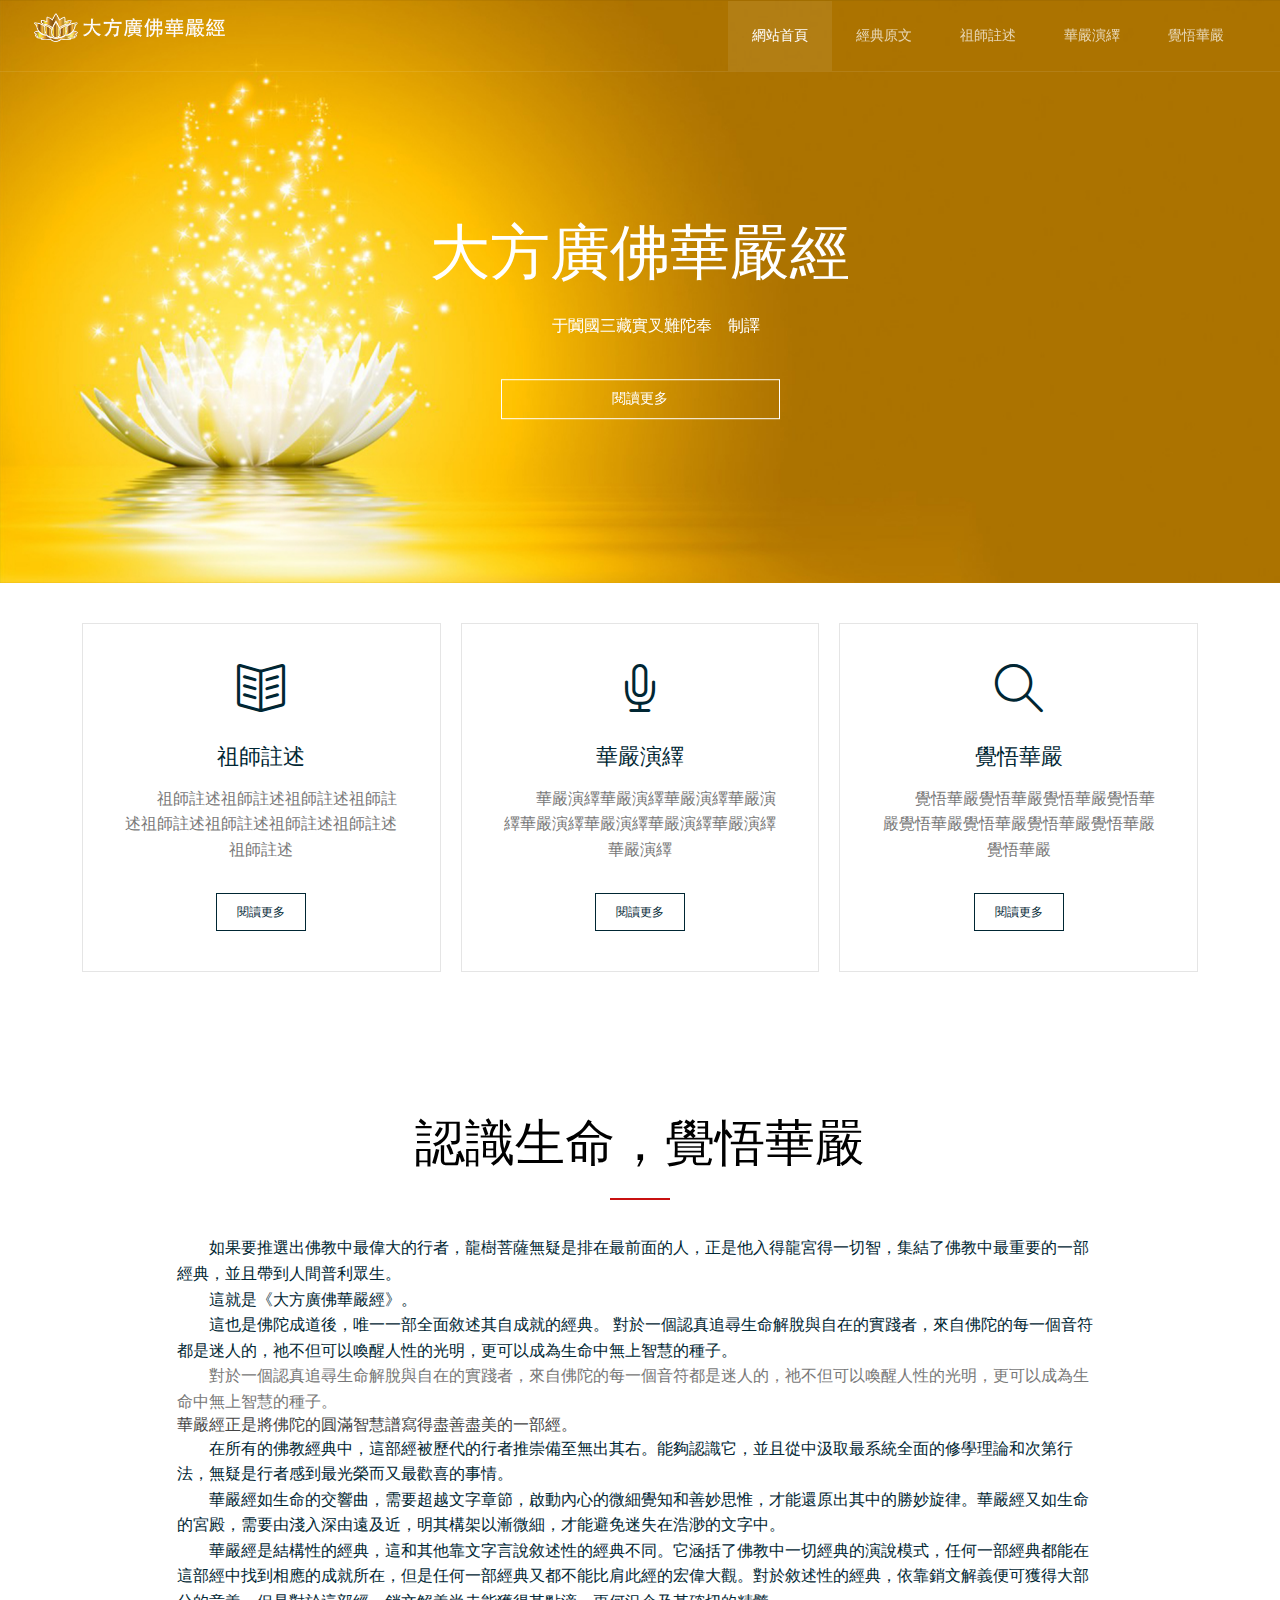
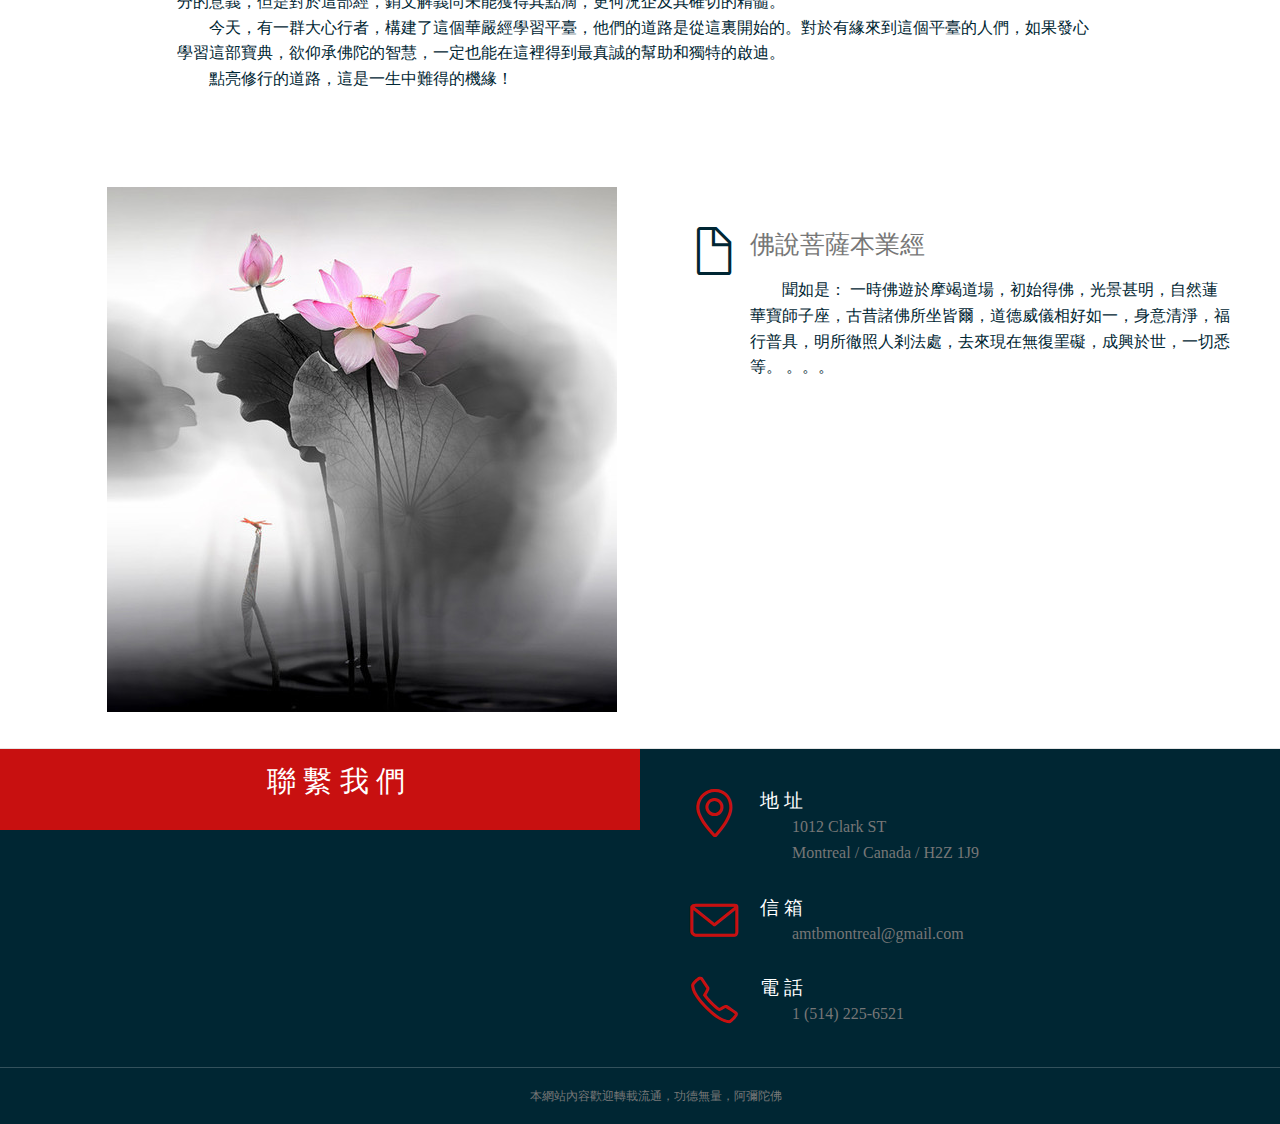
<file: index.html>
<!DOCTYPE html>
<html lang="zh-Hant">
<head>
<meta charset="UTF-8">
<meta name="viewport" content="width=device-width, initial-scale=1.0" />
<title>華嚴經 - 大方廣佛華嚴經</title>
<meta name="description" content="大方廣佛華嚴經，華嚴經，大方广佛华严经，华严经,覺悟華嚴經，觉悟华严经">
<meta name="keywords" content="大方廣佛華嚴經，華嚴經，大方广佛华严经，华严经，覺悟華嚴經，觉悟华严经">
<link rel="stylesheet" href="css/components.css">
<link rel="stylesheet" href="css/icons.css">
<link rel="stylesheet" href="css/responsee.css">
<link rel="stylesheet" href="owl-carousel/owl.carousel.css">
<link rel="stylesheet" href="owl-carousel/owl.theme.css">
<link rel="stylesheet" href="css/template-style.css">
<link href="https://fonts.googleapis.com/css?family=Playfair+Display&subset=latin,latin-ext" rel="stylesheet" type="text/css">
<link href="https://fonts.googleapis.com/css?family=Open+Sans:400,300,700,800&subset=latin,latin-ext" rel="stylesheet" type="text/css">
<script type="text/javascript" src="js/jquery-1.8.3.min.js"></script>
<script type="text/javascript" src="js/jquery-ui.min.js"></script>
</head>

<body class="size-1140">
<header role="banner" class="position-absolute"> 
  <!-- Top Navigation -->
  <nav class="background-transparent background-transparent-hightlight full-width sticky">
    <div class="s-12 l-2"> <a href="index.html" class="logo"> 
      <!-- Logo White Version --> 
      <img class="logo-white" src="img/logo4.png" alt=""> 
      <!-- Logo Dark Version --> 
      <img class="logo-dark" src="img/logo-dark4.png" alt=""> </a> </div>
    <div class="top-nav s-12 l-10">
      <p class="nav-text"></p>
      <ul class="right chevron">
        <li><a href="index.html">網站首頁</a></li>
        <li><a href="jingdian.html">經典原文</a></li>
        <li><a href="zushi.html">祖師註述</a></li>
        <li><a href="jingkong.html">華嚴演繹</a></li>
        <li><a href="juewu.html">覺悟華嚴</a></li>
      </ul>
    </div>
  </nav>
</header>

<!-- MAIN -->
<main role="main"> 
  <!-- Main Header -->
  <header>
    <div class="carousel-default owl-carousel carousel-main carousel-nav-white background-dark text-center">
      <div class="item">
        <div class="s-12"> <img src="img/header.jpg" alt="">
          <div class="carousel-content">
            <div class="content-center-vertical line">
              <div class="margin-top-bottom-80"> 
                <!-- Title -->
                <h1 class="text-white margin-bottom-30 text-size-60 text-m-size-30 text-line-height-1"><br>
                  大方廣佛華嚴經</h1>
                <div class="s-12 m-10 l-8 center">
                  <p class="text-white text-size-14 margin-bottom-40">于闐國三藏實叉難陀奉　制譯</p>
                </div>
                <div class="line">
                  <div class="s-12 m-12 l-3 center"> <a class="button button-white-stroke s-12" href="jingdian.html">閱讀更多</a> </div>
                </div>
              </div>
            </div>
          </div>
        </div>
      </div>
    </div>
  </header>
  
  <!-- Section 1 -->
  <section class="section-small-padding background-white text-center">
    <div class="line">
      <div class="margin">
        <div class="s-12 m-12 l-4 margin-m-bottom">
          <div class="padding-2x block-bordered"> <i class="icon-sli-book-open icon3x text-dark center margin-bottom-30"></i>
            <h2 class="text-thin">祖師註述</h2>
            <p class="margin-bottom-30">祖師註述祖師註述祖師註述祖師註述祖師註述祖師註述祖師註述祖師註述祖師註述</p>
            <a class="button button-dark-stroke text-size-12" href="zushi.html">閱讀更多</a> </div>
        </div>
        <div class="s-12 m-12 l-4 margin-m-bottom">
          <div class="padding-2x block-bordered"> <i class="icon-sli-microphone icon3x text-dark center margin-bottom-30"></i>
            <h2 class="text-thin">華嚴演繹</h2>
            <p class="margin-bottom-30">華嚴演繹華嚴演繹華嚴演繹華嚴演繹華嚴演繹華嚴演繹華嚴演繹華嚴演繹華嚴演繹</p>
            <a class="button button-dark-stroke text-size-12" href="jingkong.html">閱讀更多</a> </div>
        </div>
        <div class="s-12 m-12 l-4 margin-m-bottom">
          <div class="padding-2x block-bordered"> <i class="icon-sli-magnifier icon3x text-dark center margin-bottom-30"></i>
            <h2 class="text-thin">覺悟華嚴</h2>
            <p class="margin-bottom-30">覺悟華嚴覺悟華嚴覺悟華嚴覺悟華嚴覺悟華嚴覺悟華嚴覺悟華嚴覺悟華嚴覺悟華嚴</p>
            <a class="button button-dark-stroke text-size-12" href="juewu.html">閱讀更多</a> </div>
        </div>
      </div>
    </div>
  </section>
  
  <!-- Section 1 -->
  <section class="section">
    <div class="line">
      <h2 class="text-size-50 text-center">認識生命，覺悟華嚴</h2>
      <hr class="break-small background-primary break-center">
    </div>
    <div class="line">
      <div class="margin">
        <!--div class="s-12 m-12 l-2">
          <p class="h1 text-size-30 margin-m-bottom-30 text-primary text-line-height-1 text-right">華嚴經諸會上首菩薩之十八<br>
          </p>
        </div-->
		  <div class="s-12 m-12 l-1">&nbsp;</div>  
        <div class="s-12 m-12 l-10">
          <p class="text-size-14 margin-m-bottom-30 text-dark">如果要推選出佛教中最偉大的行者，龍樹菩薩無疑是排在最前面的人，正是他入得龍宮得一切智，集結了佛教中最重要的一部經典，並且帶到人間普利眾生。</p>
		  <p class="text-size-14 text-dark">這就是《大方廣佛華嚴經》。</p>
        
          <p class="text-size-14 text-dark">這也是佛陀成道後，唯一一部全面敘述其自成就的經典。
          對於一個認真追尋生命解脫與自在的實踐者，來自佛陀的每一個音符都是迷人的，祂不但可以喚醒人性的光明，更可以成為生命中無上智慧的種子。</p>
		<p>對於一個認真追尋生命解脫與自在的實踐者，來自佛陀的每一個音符都是迷人的，祂不但可以喚醒人性的光明，更可以成為生命中無上智慧的種子。</p>
              華嚴經正是將佛陀的圓滿智慧譜寫得盡善盡美的一部經。
              <p class="text-size-14 text-dark"> 在所有的佛教經典中，這部經被歷代的行者推崇備至無出其右。能夠認識它，並且從中汲取最系統全面的修學理論和次第行法，無疑是行者感到最光榮而又最歡喜的事情。</p>
              <p class="text-size-14 text-dark"> 華嚴經如生命的交響曲，需要超越文字章節，啟動內心的微細覺知和善妙思惟，才能還原出其中的勝妙旋律。華嚴經又如生命的宮殿，需要由淺入深由遠及近，明其構架以漸微細，才能避免迷失在浩渺的文字中。</p>
				  <p class="text-size-14 text-dark"> 華嚴經是結構性的經典，這和其他靠文字言說敘述性的經典不同。它涵括了佛教中一切經典的演說模式，任何一部經典都能在這部經中找到相應的成就所在，但是任何一部經典又都不能比肩此經的宏偉大觀。對於敘述性的經典，依靠銷文解義便可獲得大部分的意義，但是對於這部經，銷文解義尚未能獲得其點滴，更何況企及其確切的精髓。</p>
              <p class="text-size-14 text-dark"> 今天，有一群大心行者，構建了這個華嚴經學習平臺，他們的道路是從這裏開始的。對於有緣來到這個平臺的人們，如果發心學習這部寶典，欲仰承佛陀的智慧，一定也能在這裡得到最真誠的幫助和獨特的啟迪。</p>
              <p class="text-size-14 text-dark"> 點亮修行的道路，這是一生中難得的機緣！ </p>
		  </div>
		<div class="s-12 m-12 l-1">&nbsp;</div>    
      </div>
    </div>
  </section>
  
  <!-- Section 2 -->
  <section class="full-width">
	<div class="s-12 m-12 l-1">&nbsp; </div> 
    <div class="s-12 m-12 l-5"> <img src="img/hy-5.jpg" alt=""> </div>
    <div class="s-12 m-12 l-6">
      <div class="padding-2x">
        <div class="line">
          <div class="float-left"> <i class="icon-sli-doc icon3x text-dark"></i> </div>
          <div class="margin-left-60 margin-bottom-30">
            <h3 class="text-size-25 5margin-bottom-0"><a href="pages/jingdian/jd_j1.html">佛說菩薩本業經</a></h3>
            <p class="text-dark">聞如是：
一時佛遊於摩竭道場，初始得佛，光景甚明，自然蓮華寶師子座，古昔諸佛所坐皆爾，道德威儀相好如一，身意清淨，福行普具，明所徹照人剎法處，去來現在無復罣礙，成興於世，一切悉等。 。。。
              </p>
          </div>
        </div>
        <!--<div class="line">
          <div class="float-left"> <i class="icon-sli-doc icon3x text-dark"></i> </div>
          <div class="margin-left-60 margin-bottom-30">
            <h3 class="text-size-25 margin-bottom-0">華嚴經大問之十八</h3>
            <p class="text-dark">善法具足身心安穩,聞法歡喜勤求智慧是佛法修學的前方便,
              最低要具足這樣的條件,才是經典中的「善男子、善女人」。</p>
          </div>
        </div>
        <div class="line">
          <div class="float-left"> <i class="icon-sli-doc icon3x text-dark"></i> </div>
          <div class="margin-left-60 margin-bottom-30">
            <h3 class="text-size-25 margin-bottom-0">華嚴經大問之十八</h3>
            <p>善法具足身心安穩,聞法歡喜勤求智慧是佛法修學的前方便,
              最低要具足這樣的條件,才是經典中的「善男子、善女人」。。。<br>
              世間相是法的生滅相,但未必是凡夫地的染著相。</p>
          </div>
        </div>
        <div class="line">
          <div class="float-left"> <i class="icon-sli-doc icon3x text-dark"></i> </div>
          <div class="margin-left-60 margin-bottom-30">
            <h3 class="text-size-25 margin-bottom-0">華嚴經大問之十八</h3>
            <p>善法具足身心安穩,聞法歡喜勤求智慧是佛法修學的前方便,
              最低要具足這樣的條件,才是經典中的「善男子、善女人」。</p>
          </div> 
        </div>
        <div class="line">
          <div class="float-left"> <i class="icon-sli-doc icon3x text-dark"></i> </div>
          <div class="margin-left-60">
            <h3 class="text-size-25 margin-bottom-0">更 多 信 息 。。。</h3>
            <p class="text-dark">華嚴經諸會上首菩薩之五<br>
              我們繼續介紹十住位《須彌頂上偈讚品》上首菩薩。</p>
          </div>
        </div> -->		 
      </div>
    </div>
  </section>
  
  <!-- Section 3 
      <section class="section background-white" >  
        <div class="line">
          <h2 class="text-size-50 text-center">Our Stats</h2>
          <hr class="break-small background-primary break-center">
          <div class="margin margin-top-bottom-50">
            <div class="s-12 m-12 l-3">
              <div class="block">
                <div class="count-to">
                  <span class="timer h1 text-size-50">1500</span>
                  <p class="h1 text-size-20 margin-top-10 text-dark text-thin">Eodem modo typi</p> 
                </div>
              </div>
            </div>
            <div class="s-12 m-12 l-3">
              <div class="block">
                <div class="count-to">
                  <span class="timer h1 text-size-50">95%</span>
                  <p class="h1 text-size-20 margin-top-10 text-dark text-thin">Duis autem</p> 
                </div>
              </div>
            </div>
            <div class="s-12 m-12 l-3">
              <div class="block">
                <div class="count-to">
                  <span class="timer h1 text-size-50">287</span>
                  <p class="h1 text-size-20 margin-top-10 text-dark text-thin">Mirum est notare</p> 
                </div>
              </div>
            </div>
            <div class="s-12 m-12 l-3">
              <div class="block">
                <div class="count-to">
                  <span class="timer h1 text-size-50">7 milion</span>
                  <p class="h1 text-size-20 margin-top-10 text-dark text-thin">Nam liber tempor</p> 
                </div>
              </div>
            </div> 
          </div>
        </div>
      </section> -->
  <br> <br> 
  <hr class="break margin-top-bottom-0">
  
  <!-- Section 4 -->
 <!-- <section class="section-top-padding full-width">
    <h2 class="text-size-50 text-center">大 藏 經</h2>
    <hr class="break-small background-primary break-center">
    <div class="tabs background-primary-hightlight">
      <div class="tab-item tab-active"> <a class="tab-label active-btn">大方廣佛華嚴經</a>
        <div class="tab-content lightbox-gallery">
          <div class="s-12 m-6 l-3"> <a class="image-with-hover-overlay image-hover-zoom" href="img/portfolio/portfolio-02.jpg">
            <div class="image-hover-overlay background-primary">
              <div class="image-hover-overlay-content text-center padding-2x">
                <h2 class="text-thin">如是我聞：</h2>
                <p>一時，佛在摩竭提國阿蘭若法菩提場中，始成正覺。其地堅固，金剛所成；上妙寶輪，及眾寶華、清淨摩尼，以為嚴飾；諸色相海，無邊顯現；摩尼為幢，常放光明，恆出妙音，眾寶羅網，妙香華纓，周匝垂布；摩尼寶王，變現自在，雨無盡寶及眾妙華分散於地；寶樹行，。。。。。。</p>
              </div>
            </div>
            <img src="img/portfolio/thumb-02.jpg" alt="" title="Portfolio Image 1" /> </a> </div>
          <div class="s-12 m-6 l-3"> <a class="image-with-hover-overlay image-hover-zoom" href="img/portfolio/video.mp4">
            <div class="image-hover-overlay background-primary">
              <div class="image-hover-overlay-content text-center padding-2x">
                <h2 class="text-thin">如是我聞：</h2>
                <p>一時，佛在摩竭提國阿蘭若法菩提場中，始成正覺。其地堅固，金剛所成；上妙寶輪，及眾寶華、清淨摩尼，以為嚴飾；諸色相海，無邊顯現；摩尼為幢，常放光明，恆出妙音，眾寶羅網，妙香華纓，周匝垂布；摩尼寶王，變現自在，雨無盡寶及眾妙華分散於地；寶樹行，。。。。。。</p>
              </div>
            </div>
            <img src="img/portfolio/thumb-09.jpg" alt="" title="Portfolio Image 2" /> </a> </div>
          <div class="s-12 m-6 l-3"> <a class="image-with-hover-overlay image-hover-zoom" href="img/portfolio/portfolio-08.jpg">
            <div class="image-hover-overlay background-primary">
              <div class="image-hover-overlay-content text-center padding-2x">
                <h2 class="text-thin">如是我聞：</h2>
                <p>一時，佛在摩竭提國阿蘭若法菩提場中，始成正覺。其地堅固，金剛所成；上妙寶輪，及眾寶華、清淨摩尼，以為嚴飾；諸色相海，無邊顯現；摩尼為幢，常放光明，恆出妙音，眾寶羅網，妙香華纓，周匝垂布；摩尼寶王，變現自在，雨無盡寶及眾妙華分散於地；寶樹行，。。。。。。</p>
              </div>
            </div>
            <img src="img/portfolio/thumb-08.jpg" alt="" title="Portfolio Image 3" /> </a> </div>
          <div class="s-12 m-6 l-3"> <a class="image-with-hover-overlay image-hover-zoom" href="img/portfolio/portfolio-05.jpg">
            <div class="image-hover-overlay background-primary">
              <div class="image-hover-overlay-content text-center padding-2x">
                <h2 class="text-thin">如是我聞：</h2>
                <p>一時，佛在摩竭提國阿蘭若法菩提場中，始成正覺。其地堅固，金剛所成；上妙寶輪，及眾寶華、清淨摩尼，以為嚴飾；諸色相海，無邊顯現；摩尼為幢，常放光明，恆出妙音，眾寶羅網，妙香華纓，周匝垂布；摩尼寶王，變現自在，雨無盡寶及眾妙華分散於地；寶樹行，。。。。。。</p>
              </div>
            </div>
            <img src="img/portfolio/thumb-05.jpg" alt="" title="Portfolio Image 4" /> </a> </div>
          <div class="s-12 m-6 l-3"> <a class="image-with-hover-overlay image-hover-zoom" href="img/portfolio/video.mp4">
            <div class="image-hover-overlay background-primary">
              <div class="image-hover-overlay-content text-center padding-2x">
                <h2 class="text-thin">如是我聞：</h2>
                <p>一時，佛在摩竭提國阿蘭若法菩提場中，始成正覺。其地堅固，金剛所成；上妙寶輪，及眾寶華、清淨摩尼，以為嚴飾；諸色相海，無邊顯現；摩尼為幢，常放光明，恆出妙音，眾寶羅網，妙香華纓，周匝垂布；摩尼寶王，變現自在，雨無盡寶及眾妙華分散於地；寶樹行，。。。。。。</p>
              </div>
            </div>
            <img src="img/portfolio/thumb-06.jpg" alt="" title="Portfolio Image 5" /> </a> </div>
          <div class="s-12 m-6 l-3"> <a class="image-with-hover-overlay image-hover-zoom" href="img/portfolio/portfolio-11.jpg">
            <div class="image-hover-overlay background-primary">
              <div class="image-hover-overlay-content text-center padding-2x">
                <h2 class="text-thin">如是我聞：</h2>
                <p>一時，佛在摩竭提國阿蘭若法菩提場中，始成正覺。其地堅固，金剛所成；上妙寶輪，及眾寶華、清淨摩尼，以為嚴飾；諸色相海，無邊顯現；摩尼為幢，常放光明，恆出妙音，眾寶羅網，妙香華纓，周匝垂布；摩尼寶王，變現自在，雨無盡寶及眾妙華分散於地；寶樹行，。。。。。。</p>
              </div>
            </div>
            <img src="img/portfolio/thumb-11.jpg" alt="" title="Portfolio Image 6" /> </a> </div>
          <div class="s-12 m-6 l-3"> <a class="image-with-hover-overlay image-hover-zoom" href="img/portfolio/portfolio-12.jpg">
            <div class="image-hover-overlay background-primary">
              <div class="image-hover-overlay-content text-center padding-2x">
                <h2 class="text-thin">如是我聞：</h2>
                <p>一時，佛在摩竭提國阿蘭若法菩提場中，始成正覺。其地堅固，金剛所成；上妙寶輪，及眾寶華、清淨摩尼，以為嚴飾；諸色相海，無邊顯現；摩尼為幢，常放光明，恆出妙音，眾寶羅網，妙香華纓，周匝垂布；摩尼寶王，變現自在，雨無盡寶及眾妙華分散於地；寶樹行，。。。。。。</p>
              </div>
            </div>
            <img src="img/portfolio/thumb-12.jpg" alt="" title="Portfolio Image 7" /> </a> </div>
          <div class="s-12 m-6 l-3"> <a class="image-with-hover-overlay image-hover-zoom" href="img/portfolio/portfolio-07.jpg">
            <div class="image-hover-overlay background-primary">
              <div class="image-hover-overlay-content text-center padding-2x">
                <h2 class="text-thin">如是我聞：</h2>
                <p>一時，佛在摩竭提國阿蘭若法菩提場中，始成正覺。其地堅固，金剛所成；上妙寶輪，及眾寶華、清淨摩尼，以為嚴飾；諸色相海，無邊顯現；摩尼為幢，常放光明，恆出妙音，眾寶羅網，妙香華纓，周匝垂布；摩尼寶王，變現自在，雨無盡寶及眾妙華分散於地；寶樹行，。。。。。。</p>
              </div>
            </div>
            <img src="img/portfolio/thumb-07.jpg" alt="" title="Portfolio Image 8" /> </a> </div>
        </div>
      </div>
      <div class="tab-item"> <a class="tab-label">般若部</a>
        <div class="tab-content lightbox-gallery">
          <div class="s-12 m-6 l-3"> <a class="image-with-hover-overlay image-hover-zoom" href="img/portfolio/video.mp4">
            <div class="image-hover-overlay background-primary">
              <div class="image-hover-overlay-content text-center padding-2x">
                <h2 class="text-thin">如是我聞：</h2>
                <p>一時，佛在摩竭提國阿蘭若法菩提場中，始成正覺。其地堅固，金剛所成；上妙寶輪，及眾寶華、清淨摩尼，以為嚴飾；諸色相海，無邊顯現；摩尼為幢，常放光明，恆出妙音，眾寶羅網，妙香華纓，周匝垂布；摩尼寶王，變現自在，雨無盡寶及眾妙華分散於地；寶樹行，。。。。。。</p>
              </div>
            </div>
            <img src="img/portfolio/thumb-04.jpg" alt="" title="Portfolio Image 1" /> </a> </div>
          <div class="s-12 m-6 l-3"> <a class="image-with-hover-overlay image-hover-zoom" href="img/portfolio/portfolio-06.jpg">
            <div class="image-hover-overlay background-primary">
              <div class="image-hover-overlay-content text-center padding-2x">
                <h2 class="text-thin">如是我聞：</h2>
                <p>一時，佛在摩竭提國阿蘭若法菩提場中，始成正覺。其地堅固，金剛所成；上妙寶輪，及眾寶華、清淨摩尼，以為嚴飾；諸色相海，無邊顯現；摩尼為幢，常放光明，恆出妙音，眾寶羅網，妙香華纓，周匝垂布；摩尼寶王，變現自在，雨無盡寶及眾妙華分散於地；寶樹行，。。。。。。</p>
              </div>
            </div>
            <img src="img/portfolio/thumb-06.jpg" alt="" title="Portfolio Image 2" /> </a> </div>
          <div class="s-12 m-6 l-3"> <a class="image-with-hover-overlay image-hover-zoom" href="img/portfolio/portfolio-13.jpg">
            <div class="image-hover-overlay background-primary">
              <div class="image-hover-overlay-content text-center padding-2x">
                <h2 class="text-thin">如是我聞：</h2>
                <p>一時，佛在摩竭提國阿蘭若法菩提場中，始成正覺。其地堅固，金剛所成；上妙寶輪，及眾寶華、清淨摩尼，以為嚴飾；諸色相海，無邊顯現；摩尼為幢，常放光明，恆出妙音，眾寶羅網，妙香華纓，周匝垂布；摩尼寶王，變現自在，雨無盡寶及眾妙華分散於地；寶樹行，。。。。。。</p>
              </div>
            </div>
            <img src="img/portfolio/thumb-13.jpg" alt="" title="Portfolio Image 3" /> </a> </div>
          <div class="s-12 m-6 l-3"> <a class="image-with-hover-overlay image-hover-zoom" href="img/portfolio/portfolio-05.jpg">
            <div class="image-hover-overlay background-primary">
              <div class="image-hover-overlay-content text-center padding-2x">
                <h2 class="text-thin">如是我聞：</h2>
                <p>一時，佛在摩竭提國阿蘭若法菩提場中，始成正覺。其地堅固，金剛所成；上妙寶輪，及眾寶華、清淨摩尼，以為嚴飾；諸色相海，無邊顯現；摩尼為幢，常放光明，恆出妙音，眾寶羅網，妙香華纓，周匝垂布；摩尼寶王，變現自在，雨無盡寶及眾妙華分散於地；寶樹行，。。。。。。</p>
              </div>
            </div>
            <img src="img/portfolio/thumb-05.jpg" alt="" title="Portfolio Image 4" /> </a> </div>
          <div class="s-12 m-6 l-3"> <a class="image-with-hover-overlay image-hover-zoom" href="img/portfolio/video.mp4">
            <div class="image-hover-overlay background-primary">
              <div class="image-hover-overlay-content text-center padding-2x">
                <h2 class="text-thin">如是我聞：</h2>
                <p>一時，佛在摩竭提國阿蘭若法菩提場中，始成正覺。其地堅固，金剛所成；上妙寶輪，及眾寶華、清淨摩尼，以為嚴飾；諸色相海，無邊顯現；摩尼為幢，常放光明，恆出妙音，眾寶羅網，妙香華纓，周匝垂布；摩尼寶王，變現自在，雨無盡寶及眾妙華分散於地；寶樹行，。。。。。。</p>
              </div>
            </div>
            <img src="img/portfolio/thumb-12.jpg" alt="" title="Portfolio Image 5" /> </a> </div>
          <div class="s-12 m-6 l-3"> <a class="image-with-hover-overlay image-hover-zoom" href="img/portfolio/portfolio-14.jpg">
            <div class="image-hover-overlay background-primary">
              <div class="image-hover-overlay-content text-center padding-2x">
                <h2 class="text-thin">如是我聞：</h2>
                <p>一時，佛在摩竭提國阿蘭若法菩提場中，始成正覺。其地堅固，金剛所成；上妙寶輪，及眾寶華、清淨摩尼，以為嚴飾；諸色相海，無邊顯現；摩尼為幢，常放光明，恆出妙音，眾寶羅網，妙香華纓，周匝垂布；摩尼寶王，變現自在，雨無盡寶及眾妙華分散於地；寶樹行，。。。。。。</p>
              </div>
            </div>
            <img src="img/portfolio/thumb-14.jpg" alt="" title="Portfolio Image 6" /> </a> </div>
          <div class="s-12 m-6 l-3"> <a class="image-with-hover-overlay image-hover-zoom" href="img/portfolio/portfolio-07.jpg">
            <div class="image-hover-overlay background-primary">
              <div class="image-hover-overlay-content text-center padding-2x">
                <h2 class="text-thin">如是我聞：</h2>
                <p>一時，佛在摩竭提國阿蘭若法菩提場中，始成正覺。其地堅固，金剛所成；上妙寶輪，及眾寶華、清淨摩尼，以為嚴飾；諸色相海，無邊顯現；摩尼為幢，常放光明，恆出妙音，眾寶羅網，妙香華纓，周匝垂布；摩尼寶王，變現自在，雨無盡寶及眾妙華分散於地；寶樹行，。。。。。。</p>
              </div>
            </div>
            <img src="img/portfolio/thumb-07.jpg" alt="" title="Portfolio Image 7" /> </a> </div>
          <div class="s-12 m-6 l-3"> <a class="image-with-hover-overlay image-hover-zoom" href="img/portfolio/video.mp4">
            <div class="image-hover-overlay background-primary">
              <div class="image-hover-overlay-content text-center padding-2x">
                <h2 class="text-thin">如是我聞：</h2>
                <p>一時，佛在摩竭提國阿蘭若法菩提場中，始成正覺。其地堅固，金剛所成；上妙寶輪，及眾寶華、清淨摩尼，以為嚴飾；諸色相海，無邊顯現；摩尼為幢，常放光明，恆出妙音，眾寶羅網，妙香華纓，周匝垂布；摩尼寶王，變現自在，雨無盡寶及眾妙華分散於地；寶樹行，。。。。。。</p>
              </div>
            </div>
            <img src="img/portfolio/thumb-10.jpg" alt="" title="Portfolio Image 8" /> </a> </div>
        </div>
      </div>
      <div class="tab-item"> <a class="tab-label">其他</a>
        <div class="tab-content lightbox-gallery">
          <div class="s-12 m-6 l-3"> <a class="image-with-hover-overlay image-hover-zoom" href="img/portfolio/portfolio-03.jpg">
            <div class="image-hover-overlay background-primary">
              <div class="image-hover-overlay-content text-center padding-2x">
                <h2 class="text-thin">如是我聞：</h2>
                <p>一時，佛在摩竭提國阿蘭若法菩提場中，始成正覺。其地堅固，金剛所成；上妙寶輪，及眾寶華、清淨摩尼，以為嚴飾；諸色相海，無邊顯現；摩尼為幢，常放光明，恆出妙音，眾寶羅網，妙香華纓，周匝垂布；摩尼寶王，變現自在，雨無盡寶及眾妙華分散於地；寶樹行，。。。。。。</p>
              </div>
            </div>
            <img src="img/portfolio/thumb-03.jpg" alt="" title="Portfolio Image 9" /> </a> </div>
          <div class="s-12 m-6 l-3"> <a class="image-with-hover-overlay image-hover-zoom" href="img/portfolio/portfolio-01.jpg">
            <div class="image-hover-overlay background-primary">
              <div class="image-hover-overlay-content text-center padding-2x">
                <h2 class="text-thin">如是我聞：</h2>
                <p>一時，佛在摩竭提國阿蘭若法菩提場中，始成正覺。其地堅固，金剛所成；上妙寶輪，及眾寶華、清淨摩尼，以為嚴飾；諸色相海，無邊顯現；摩尼為幢，常放光明，恆出妙音，眾寶羅網，妙香華纓，周匝垂布；摩尼寶王，變現自在，雨無盡寶及眾妙華分散於地；寶樹行，。。。。。。</p>
              </div>
            </div>
            <img src="img/portfolio/thumb-01.jpg" alt="" title="Portfolio Image 10" /> </a> </div>
          <div class="s-12 m-6 l-3"> <a class="image-with-hover-overlay image-hover-zoom" href="img/portfolio/video.mp4">
            <div class="image-hover-overlay background-primary">
              <div class="image-hover-overlay-content text-center padding-2x">
                <h2 class="text-thin">如是我聞：</h2>
                <p>一時，佛在摩竭提國阿蘭若法菩提場中，始成正覺。其地堅固，金剛所成；上妙寶輪，及眾寶華、清淨摩尼，以為嚴飾；諸色相海，無邊顯現；摩尼為幢，常放光明，恆出妙音，眾寶羅網，妙香華纓，周匝垂布；摩尼寶王，變現自在，雨無盡寶及眾妙華分散於地；寶樹行，。。。。。。</p>
              </div>
            </div>
            <img src="img/portfolio/thumb-09.jpg" alt="" title="Portfolio Image 11" /> </a> </div>
          <div class="s-12 m-6 l-3"> <a class="image-with-hover-overlay image-hover-zoom" href="img/portfolio/portfolio-14.jpg">
            <div class="image-hover-overlay background-primary">
              <div class="image-hover-overlay-content text-center padding-2x">
                <h2 class="text-thin">如是我聞：</h2>
                <p>一時，佛在摩竭提國阿蘭若法菩提場中，始成正覺。其地堅固，金剛所成；上妙寶輪，及眾寶華、清淨摩尼，以為嚴飾；諸色相海，無邊顯現；摩尼為幢，常放光明，恆出妙音，眾寶羅網，妙香華纓，周匝垂布；摩尼寶王，變現自在，雨無盡寶及眾妙華分散於地；寶樹行，。。。。。。</p>
              </div>
            </div>
            <img src="img/portfolio/thumb-14.jpg" alt="" title="Portfolio Image 12" /> </a> </div>
          <div class="s-12 m-6 l-3"> <a class="image-with-hover-overlay image-hover-zoom" href="img/portfolio/portfolio-07.jpg">
            <div class="image-hover-overlay background-primary">
              <div class="image-hover-overlay-content text-center padding-2x">
                <h2 class="text-thin">如是我聞：</h2>
                <p>一時，佛在摩竭提國阿蘭若法菩提場中，始成正覺。其地堅固，金剛所成；上妙寶輪，及眾寶華、清淨摩尼，以為嚴飾；諸色相海，無邊顯現；摩尼為幢，常放光明，恆出妙音，眾寶羅網，妙香華纓，周匝垂布；摩尼寶王，變現自在，雨無盡寶及眾妙華分散於地；寶樹行，。。。。。。</p>
              </div>
            </div>
            <img src="img/portfolio/thumb-07.jpg" alt="" title="Portfolio Image 13" /> </a> </div>
          <div class="s-12 m-6 l-3"> <a class="image-with-hover-overlay image-hover-zoom" href="img/portfolio/portfolio-13.jpg">
            <div class="image-hover-overlay background-primary">
              <div class="image-hover-overlay-content text-center padding-2x">
                <h2 class="text-thin">如是我聞：</h2>
                <p>一時，佛在摩竭提國阿蘭若法菩提場中，始成正覺。其地堅固，金剛所成；上妙寶輪，及眾寶華、清淨摩尼，以為嚴飾；諸色相海，無邊顯現；摩尼為幢，常放光明，恆出妙音，眾寶羅網，妙香華纓，周匝垂布；摩尼寶王，變現自在，雨無盡寶及眾妙華分散於地；寶樹行，。。。。。。</p>
              </div>
            </div>
            <img src="img/portfolio/thumb-13.jpg" alt="" title="Portfolio Image 14" /> </a> </div>
          <div class="s-12 m-6 l-3"> <a class="image-with-hover-overlay image-hover-zoom" href="img/portfolio/video.mp4">
            <div class="image-hover-overlay background-primary">
              <div class="image-hover-overlay-content text-center padding-2x">
                <h2 class="text-thin">如是我聞：</h2>
                <p>一時，佛在摩竭提國阿蘭若法菩提場中，始成正覺。其地堅固，金剛所成；上妙寶輪，及眾寶華、清淨摩尼，以為嚴飾；諸色相海，無邊顯現；摩尼為幢，常放光明，恆出妙音，眾寶羅網，妙香華纓，周匝垂布；摩尼寶王，變現自在，雨無盡寶及眾妙華分散於地；寶樹行，。。。。。。</p>
              </div>
            </div>
            <img src="img/portfolio/thumb-11.jpg" alt="" title="Portfolio Image 15" /> </a> </div>
          <div class="s-12 m-6 l-3"> <a class="image-with-hover-overlay image-hover-zoom" href="img/portfolio/portfolio-04.jpg">
            <div class="image-hover-overlay background-primary">
              <div class="image-hover-overlay-content text-center padding-2x">
                <h2 class="text-thin">如是我聞：</h2>
                <p>一時，佛在摩竭提國阿蘭若法菩提場中，始成正覺。其地堅固，金剛所成；上妙寶輪，及眾寶華、清淨摩尼，以為嚴飾；諸色相海，無邊顯現；摩尼為幢，常放光明，恆出妙音，眾寶羅網，妙香華纓，周匝垂布；摩尼寶王，變現自在，雨無盡寶及眾妙華分散於地；寶樹行，。。。。。。</p>
              </div>
            </div>
            <img src="img/portfolio/thumb-04.jpg" alt="" title="Portfolio Image 16" /> </a> </div>
        </div>
      </div>
    </div>
  </section>
  -->
  <!-- Section 5 
<!--
  <section class="section background-white text-center">
    <div class="line">
      <h2 class="text-size-50 text-center">祖 師 大 德</h2>
      <hr class="break-small background-primary break-center">
      <div class="carousel-default owl-carousel carousel-wide-arrows">
        <div class="item">
          <div class="s-12 m-12 l-7 center text-center"> <img class="image-testimonial-small" src="img/zushi/印度祖师龙树菩萨.jpg" alt="">
            <p class="h1 text-size-16">龍樹菩薩</p>
            <p class="h1 margin-bottom text-size-20">龍樹是大乘佛學的創始人，生於約公元二至三世紀，是南印度的婆羅門種姓，傳說其父姓龍，母生他於樹下，故名龍樹。在佛教的經師、律師、論師、禪師、法師當中，集「千部論師」、「八宗共祖」之美譽於一身者，唯龍樹一人。</p>
          </div>
        </div>
        <div class="item">
          <div class="s-12 m-12 l-7 center text-center"> <img class="image-testimonial-small" src="img/zushi/华严四祖清凉澄观法师.jpg" alt="">
            <p class="h1 text-size-16">華嚴四祖清涼澄觀大師</p>
            <p class="h1 margin-bottom text-size-20">澄觀（西元738~839），唐代越州（浙江紹興）人，俗姓夏侯，為中國華嚴宗第四祖。世稱華嚴菩薩、華嚴疏主。師身歷九朝，為七帝講經，所受賜封號有教授和尚、鎮國大師、天下大僧錄、清涼國師、大照國師等，實是備受尊崇。師所處的時代，正是荊溪湛然復興天台之世，也是禪宗漸趨昌盛之際；因此，師的思想深受當時環境的熏習，頗有諸宗融會、禪教一致的旨趣。</p>
          </div>
        </div>
        <div class="item">
          <div class="s-12 m-12 l-7 center text-center"> <img class="image-testimonial-small" src="img/zushi/长者李通玄.jpg" alt="">
            <p class="h1 text-size-16">李通玄，世稱李長者，又稱棗柏大士</p>
            <p class="h1 margin-bottom text-size-20">是唐代的華嚴學者，北京（今山西太原）人，李唐王室後裔，卒於開元十八年（730）三月二十八日。青年時鑽研易理，到四十餘歲時，專攻佛典，潛心《華嚴》。當時正值八十《華嚴》譯成。於開元七年（719）春，他攜帶新譯《華嚴經》到太原盂縣西南同穎鄉大賢村高山（一作仙）奴家，造論闡明經義。三年足不出戶，據說每天早晨只食棗十顆、柏葉餅一枚，由此世稱棗柏大士。他後來攜帶論稿移居神福山原下的土龕（即太原壽陽方山土龕）繼續撰述，經過五年告成，這就是《新華嚴經論》四十卷。繼而又作《略釋新華嚴經修行次第決疑論》四卷。</p>
          </div>
        </div>
      </div>
    </div>
  </section> -->
</main>

<!-- FOOTER -->
<footer> 
  <!-- Contact Us -->
  <section class="background-dark-footer full-width"> 
    <!-- Map -->
    <div class="s-12 m-12 l-6 margin-m-bottom-2x background-primary padding text-center">
      <p class="h1">聯 繫 我 們</p>
    </div>
    
    <!-- Collumn 2 -->
    <div class="s-12 m-12 l-6 margin-m-bottom-2x">
      <div class="padding-2x">
        <div class="line">
          <div class="float-left"> <i class="icon-sli-location-pin text-primary icon3x"></i> </div>
          <div class="margin-left-70 margin-bottom-30">
            <h3 class="margin-bottom-0">地 址</h3>
            <p>1012 Clark ST</p>
            <p>Montreal / Canada / H2Z 1J9</p>
          </div>
          <div class="float-left"> <i class="icon-sli-envelope text-primary icon3x"></i> </div>
          <div class="margin-left-70 margin-bottom-30">
            <h3 class="margin-bottom-0">信 箱</h3>
            <p>amtbmontreal@gmail.com<br>
            </p>
          </div>
          <div class="float-left"> <i class="icon-sli-phone text-primary icon3x"></i> </div>
          <div class="margin-left-70">
            <h3 class="margin-bottom-0">電 話</h3>
            <p>1 (514) 225-6521</p>
          </div>
        </div>
      </div>
    </div>
  </section>
  <hr class="break margin-top-bottom-0" style="border-color: rgba(0, 38, 51, 0.80);">
  
  <!-- Bottom Footer -->
  <section class="padding background-dark-footer full-width">
    <div class="s-12">
      <p class="text-size-12  text-center">本網站內容歡迎轉載流通，功德無量，阿彌陀佛</p>
    </div>
  </section>
</footer>
<script type="text/javascript" src="js/responsee.js"></script> 
<script type="text/javascript" src="owl-carousel/owl.carousel.js"></script> 
<script type="text/javascript" src="js/template-scripts.js"></script>
</body>
</html>
</file>
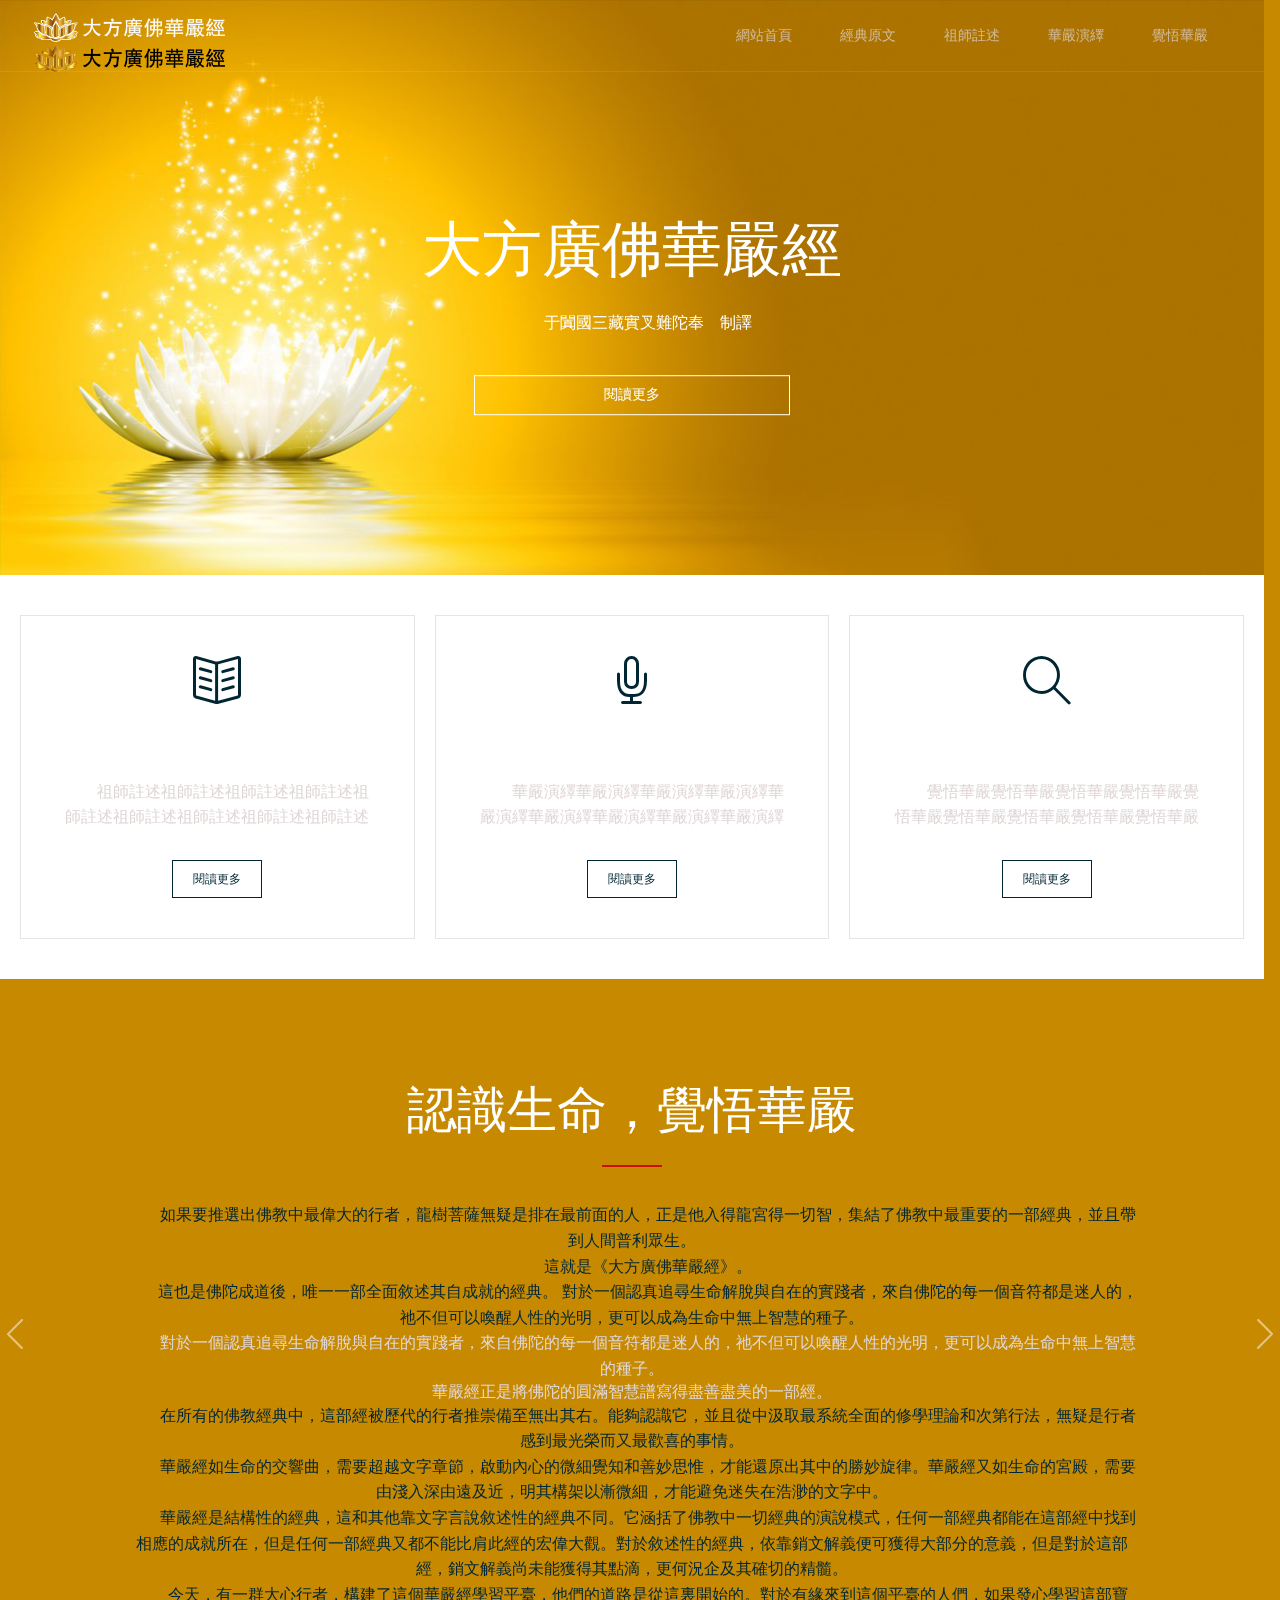
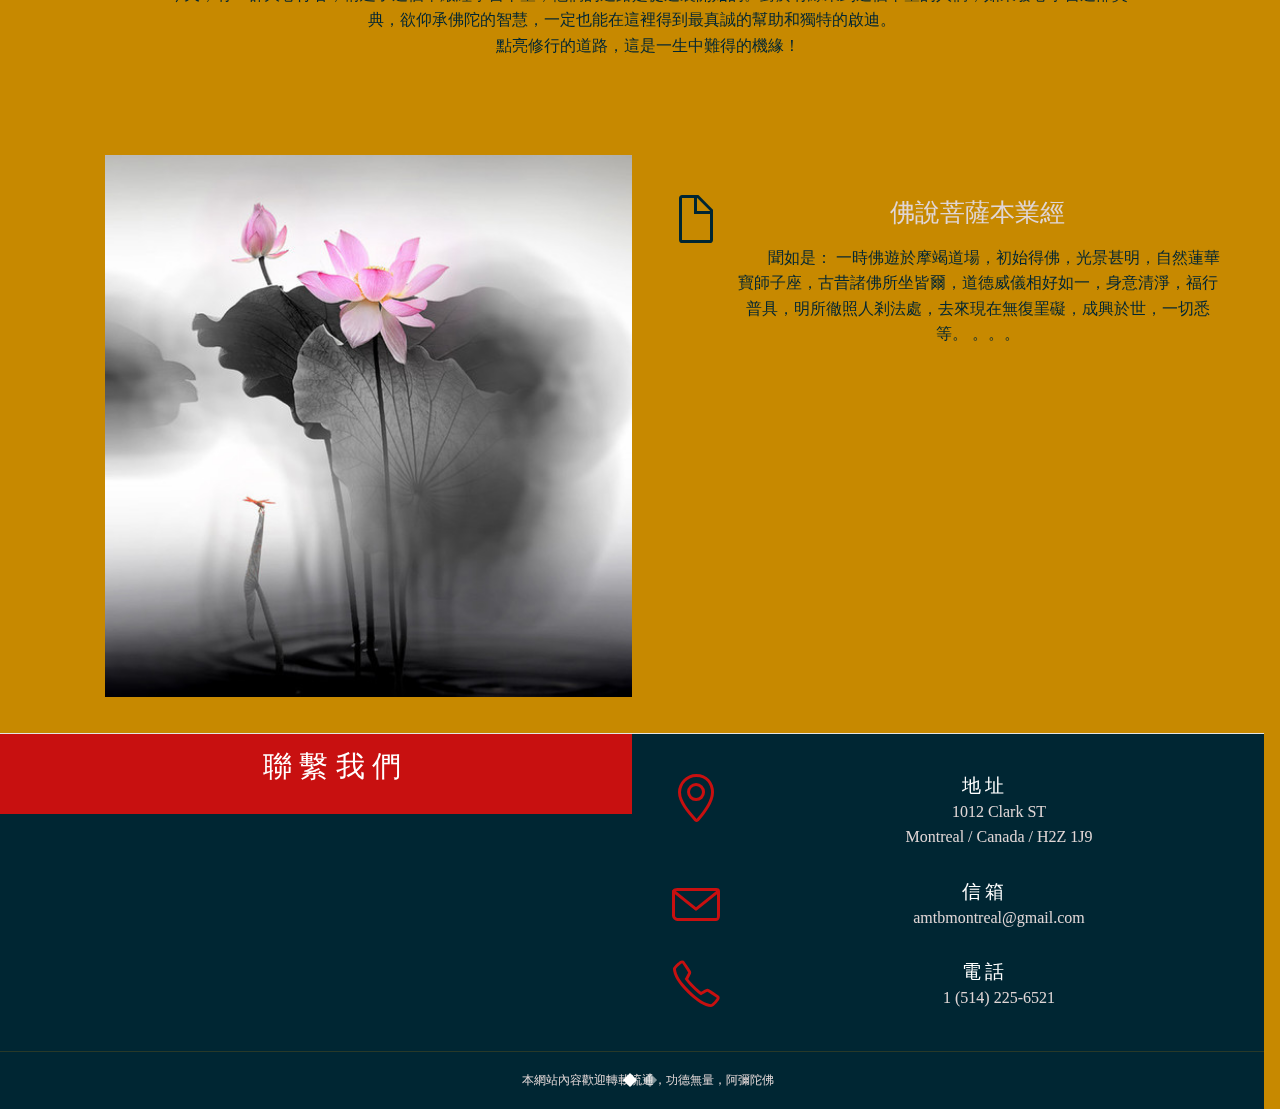
<file: home.html>
<!doctype html>
<html>
<head>
<meta charset="utf-8">
<title>大方廣佛華嚴經</title>
	<script type="text/javascript" src="js/jquery-1.8.3.min.js"></script>
<script type="text/javascript" src="js/jquery-ui.min.js"></script>
	<script>
$(function(){
  $("#a-placeholder").load("index.html");
});
</script>
</head>

<body>
	<div class="carousel-default owl-carousel carousel-main carousel-nav-white background-dark text-center">
        <div class="item">
	<div id="a-placeholder"></div>
		</div>
		<div class="item">
	<div id="b-placeholder"></div>
		</div>
	</div>
	
</body>
</html>
</file>
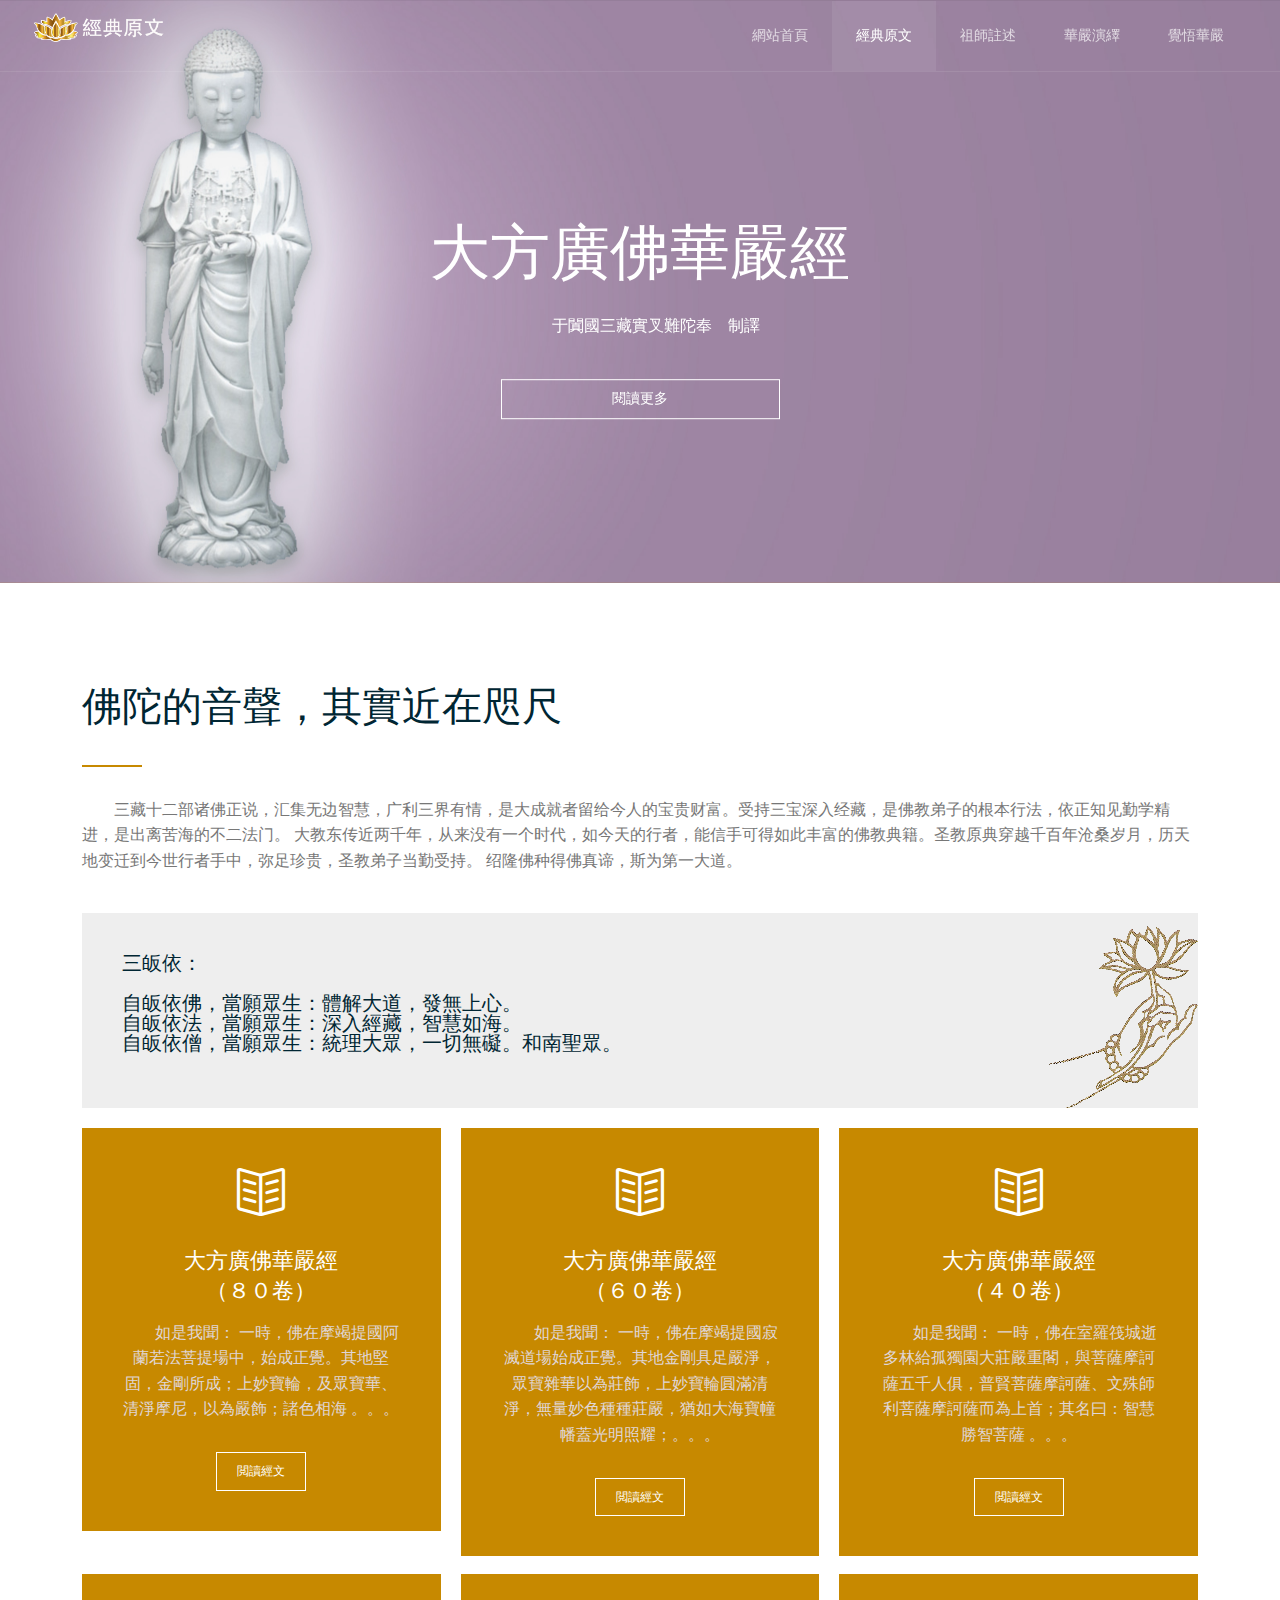
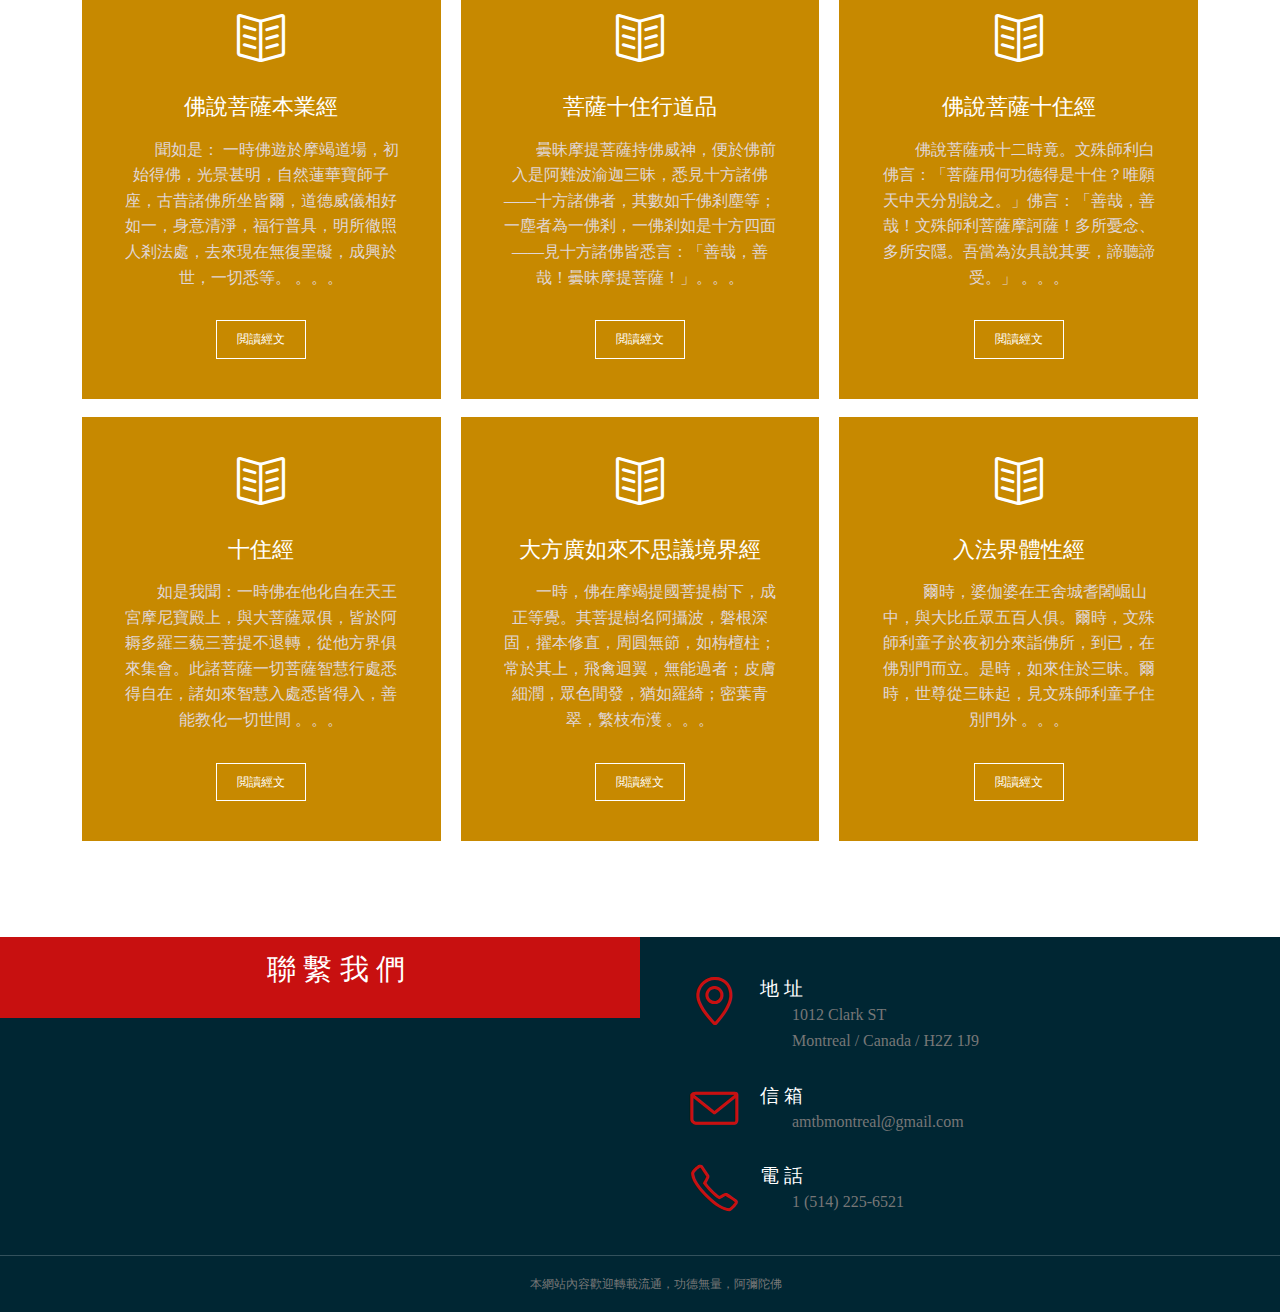
<file: jingdian.html>
<!DOCTYPE html>
<html lang="zh-Hant"><!-- InstanceBegin template="/Templates/page.dwt" codeOutsideHTMLIsLocked="false" -->
<head>
<meta charset="UTF-8">
<meta name="viewport" content="width=device-width, initial-scale=1.0" />
<!-- InstanceBeginEditable name="doctitle" -->  
    <title>大方廣佛華嚴經</title>
<meta name="description" content="大方廣佛華嚴經，華嚴經，大方广佛华严经，华严经,覺悟華嚴經，觉悟华严经">
<meta name="keywords" content="大方廣佛華嚴經，華嚴經，大方广佛华严经，华严经，覺悟華嚴經，觉悟华严经">
	<!-- InstanceEndEditable -->
<link rel="stylesheet" href="css/components.css">
<link rel="stylesheet" href="css/icons.css">
<link rel="stylesheet" href="css/responsee.css">
<link rel="stylesheet" href="owl-carousel/owl.carousel.css">
<link rel="stylesheet" href="owl-carousel/owl.theme.css">
<link rel="stylesheet" href="css/template-style.css">
<link href="https://fonts.googleapis.com/css?family=Playfair+Display&subset=latin,latin-ext" rel="stylesheet" type="text/css">
<link href="https://fonts.googleapis.com/css?family=Open+Sans:400,300,700,800&subset=latin,latin-ext" rel="stylesheet" type="text/css">
<script type="text/javascript" src="js/jquery-1.8.3.min.js"></script>
<script type="text/javascript" src="js/jquery-ui.min.js"></script>
</head>

<body class="size-1140">
<!-- HEADER -->
<header role="banner" class="position-absolute"> 
  <!-- Top Navigation -->
  <nav class="background-transparent background-transparent-hightlight full-width sticky"> <!-- InstanceBeginEditable name="logo" -->  
        <div class="s-12 l-2">
          <a href="index.html" class="logo">
            <!-- Logo White Version -->
            <img class="logo-white" src="img/logo3.png" alt="">
            <!-- Logo Dark Version -->
            <img class="logo-dark" src="img/logo-dark3.png" alt="">
          </a>
        </div>
       	<!-- InstanceEndEditable -->
    <div class="top-nav s-12 l-10">
      <p class="nav-text"></p>
      <ul class="right chevron">
        <li><a href="index.html">網站首頁</a></li>
        <li><a href="jingdian.html">經典原文</a></li>
        <li><a href="zushi.html">祖師註述</a></li>
        <li><a href="jingkong.html">華嚴演繹</a></li>
        <li><a href="juewu.html">覺悟華嚴</a></li>
      </ul>
    </div>
  </nav>
</header>

<!-- MAIN -->
<main role="main"> <!-- InstanceBeginEditable name="content" -->
      <!-- Content -->
       <!-- Content -->
      <article>
		<header>
        <div class="carousel-default owl-carousel carousel-main carousel-nav-white background-dark text-center">
          <div class="item">
            <div class="s-12">
              <img src="img/header4.jpg" alt="">
              <div class="carousel-content">
                <div class="content-center-vertical line">
                  <div class="margin-top-bottom-80">
                    <!-- Title -->
                    <h1 class="text-white margin-bottom-30 text-size-60 text-m-size-30 text-line-height-1"><br>大方廣佛華嚴經</h1>
                    <div class="s-12 m-10 l-8 center"><p class="text-white text-size-14 margin-bottom-40">于闐國三藏實叉難陀奉　制譯</p></div>
                    <div class="line">
                      <div class="s-12 m-12 l-3 center">
                        <a class="button button-white-stroke s-12" href="jingdian.html">閱讀更多</a>
                      </div>       
                    </div>  
                  </div>
                </div>
              </div>
            </div>
          </div>              
        </div>               
      </header>  
        
        <section class="section background-white">
          <div class="line">
            <h2 class="text-size-40 margin-bottom-30">佛陀的音聲，其實近在咫尺</h2>
            <hr class="break-small background-dark margin-bottom-30">
			<p class="margin-bottom-40">
     三藏十二部诸佛正说，汇集无边智慧，广利三界有情，是大成就者留给今人的宝贵财富。受持三宝深入经藏，是佛教弟子的根本行法，依正知见勤学精进，是出离苦海的不二法门。
大教东传近两千年，从来没有一个时代，如今天的行者，能信手可得如此丰富的佛教典籍。圣教原典穿越千百年沧桑岁月，历天地变迁到今世行者手中，弥足珍贵，圣教弟子当勤受持。
绍隆佛种得佛真谛，斯为第一大道。
            </p>
			<blockquote class="margin-top-bottom-20 lotus">
          <h3 class="text-size-20 text-line-height-1 margin-bottom-15">三皈依：<br><br>
			  自皈依佛，當願眾生：體解大道，發無上心。<br>
自皈依法，當願眾生：深入經藏，智慧如海。<br>
自皈依僧，當願眾生：統理大眾，一切無礙。和南聖眾。</h3></blockquote>            
          </div>  
		  <div class="line text-center">
            <div class="margin">
              <div class="s-12 m-12 l-4 margin-m-bottom">
                <div class="padding-2x background-dark">
                  <a href="http://cbetaonline.dila.edu.tw/zh/T0279_001" target="_blank"><i class="icon-sli-book-open icon3x text-white margin-bottom-30"></i></a>
                  <a href="http://cbetaonline.dila.edu.tw/zh/T0279_001" target="_blank"><h2 class="text-thin">大方廣佛華嚴經<br>（８０卷）</h2></a>
                  <p class="margin-bottom-30">如是我聞：
一時，佛在摩竭提國阿蘭若法菩提場中，始成正覺。其地堅固，金剛所成；上妙寶輪，及眾寶華、清淨摩尼，以為嚴飾；諸色相海 。。。</p>
                  <a class="button button-white-stroke text-size-12" href="http://cbetaonline.dila.edu.tw/zh/T0279_001" target="_blank">閲讀經文</a>
                </div>
              </div>
              <div class="s-12 m-12 l-4 margin-m-bottom">
                <div class="padding-2x background-dark">
                  <a href="http://cbetaonline.dila.edu.tw/zh/T0278_001" target="_blank"><i class="icon-sli-book-open icon3x text-white margin-bottom-30"></i></a>
                  <a href="http://cbetaonline.dila.edu.tw/zh/T0278_001" target="_blank"><h2 class="text-thin">大方廣佛華嚴經<br>（６０卷）</h2></a>
                  <p class="margin-bottom-30">如是我聞：
一時，佛在摩竭提國寂滅道場始成正覺。其地金剛具足嚴淨，眾寶雜華以為莊飾，上妙寶輪圓滿清淨，無量妙色種種莊嚴，猶如大海寶幢幡蓋光明照耀；。。。</p>
                  <a class="button button-white-stroke text-size-12" href="http://cbetaonline.dila.edu.tw/zh/T0278_001" target="_blank">閲讀經文</a>
                </div>
              </div>
              <div class="s-12 m-12 l-4 margin-m-bottom">
                <div class="padding-2x background-dark">
                  <a href="http://cbetaonline.dila.edu.tw/zh/T0293_001" target="_blank"><i class="icon-sli-book-open icon3x text-white margin-bottom-30"></i></a>
                  <a href="http://cbetaonline.dila.edu.tw/zh/T0293_001" target="_blank"><h2 class="text-thin">大方廣佛華嚴經<br>（４０卷）</h2></a>
                  <p class="margin-bottom-30">如是我聞： 一時，佛在室羅筏城逝多林給孤獨園大莊嚴重閣，與菩薩摩訶薩五千人俱，普賢菩薩摩訶薩、文殊師利菩薩摩訶薩而為上首；其名曰：智慧勝智菩薩  。。。</p>
                  <a class="button button-white-stroke text-size-12" href="http://cbetaonline.dila.edu.tw/zh/T0293_001" target="_blank">閲讀經文</a>
                </div>
              </div>
            </div>
          </div><br>	
          <div class="line text-center">
            <div class="margin">
              <div class="s-12 m-12 l-4 margin-m-bottom">
                <div class="padding-2x background-dark">
                  <a href="pages/jingdian/jd_j1.html"><i class="icon-sli-book-open icon3x text-white margin-bottom-30"></i></a>
                  <a href="pages/jingdian/jd_j1.html"><h2 class="text-thin">佛說菩薩本業經</h2></a>
                  <p class="margin-bottom-30">聞如是：
		  一時佛遊於摩竭道場，初始得佛，光景甚明，自然蓮華寶師子座，古昔諸佛所坐皆爾，道德威儀相好如一，身意清淨，福行普具，明所徹照人剎法處，去來現在無復罣礙，成興於世，一切悉等。 。。。</p>
                  <a class="button button-white-stroke text-size-12" href="pages/jingdian/jd_j1.html">閲讀經文</a>
                </div>
              </div>
              <div class="s-12 m-12 l-4 margin-m-bottom">
                <div class="padding-2x background-dark">
                  <a href="pages/jingdian/jd_j2.html"><i class="icon-sli-book-open icon3x text-white margin-bottom-30"></i></a>
				  <a href="pages/jingdian/jd_j2.html"><h2 class="text-thin">菩薩十住行道品</h2></a>
                  <p class="margin-bottom-30">曇昧摩提菩薩持佛威神，便於佛前入是阿難波渝迦三昧，悉見十方諸佛——十方諸佛者，其數如千佛剎塵等；一塵者為一佛剎，一佛剎如是十方四面——見十方諸佛皆悉言：「善哉，善哉！曇昧摩提菩薩！」。。。</p>
                  <a class="button button-white-stroke text-size-12"  href="pages/jingdian/jd_j2.html">閲讀經文</a>
                </div>
              </div>
              <div class="s-12 m-12 l-4 margin-m-bottom">
                <div class="padding-2x background-dark">
                  <i class="icon-sli-book-open icon3x text-white margin-bottom-30"></i>
                  <a href="http://tripitaka.cbeta.org/T10n0284" target="_blank"><h2 class="text-thin">佛說菩薩十住經</h2></a>
                  <p class="margin-bottom-30">佛說菩薩戒十二時竟。文殊師利白佛言：「菩薩用何功德得是十住？唯願天中天分別說之。」佛言：「善哉，善哉！文殊師利菩薩摩訶薩！多所憂念、多所安隱。吾當為汝具說其要，諦聽諦受。」  。。。</p>
                  <a class="button button-white-stroke text-size-12" href="http://tripitaka.cbeta.org/T10n0284" target="_blank">閲讀經文</a>
                </div>
              </div>
            </div>
          </div>
		  <br>	
		  <div class="line text-center">
            <div class="margin">
              <div class="s-12 m-12 l-4 margin-m-bottom">
                <div class="padding-2x background-dark">
                  <a href="pages/jingdian/jd_j1.html"><i class="icon-sli-book-open icon3x text-white margin-bottom-30"></i></a>
                  <a href="http://tripitaka.cbeta.org/T10n0286" target="_blank"><h2 class="text-thin">十住經</h2></a>
                  <p class="margin-bottom-30">如是我聞：一時佛在他化自在天王宮摩尼寶殿上，與大菩薩眾俱，皆於阿耨多羅三藐三菩提不退轉，從他方界俱來集會。此諸菩薩一切菩薩智慧行處悉得自在，諸如來智慧入處悉皆得入，善能教化一切世間 。。。</p>
                  <a class="button button-white-stroke text-size-12" href="http://tripitaka.cbeta.org/T10n0286" target="_blank">閲讀經文</a>
                </div>
              </div>
              <div class="s-12 m-12 l-4 margin-m-bottom">
                <div class="padding-2x background-dark">
                  <i class="icon-sli-book-open icon3x text-white margin-bottom-30"></i>
                  <a href="http://tripitaka.cbeta.org/T10n0301" target="_blank"><h2 class="text-thin">大方廣如來不思議境界經</h2></a>
                  <p class="margin-bottom-30">一時，佛在摩竭提國菩提樹下，成正等覺。其菩提樹名阿攝波，磐根深固，擢本修直，周圓無節，如栴檀柱；常於其上，飛禽迴翼，無能過者；皮膚細潤，眾色間發，猶如羅綺；密葉青翠，繁枝布濩 。。。</p>
                  <a class="button button-white-stroke text-size-12" href="http://tripitaka.cbeta.org/T10n0301" target="_blank">閲讀經文</a>
                </div>
              </div>
              <div class="s-12 m-12 l-4 margin-m-bottom">
                <div class="padding-2x background-dark">
                  <i class="icon-sli-book-open icon3x text-white margin-bottom-30"></i>
                  <a href="http://tripitaka.cbeta.org/T12n0355" target="_blank"><h2 class="text-thin">入法界體性經</h2></a>
                  <p class="margin-bottom-30">爾時，婆伽婆在王舍城耆闍崛山中，與大比丘眾五百人俱。爾時，文殊師利童子於夜初分來詣佛所，到已，在佛別門而立。是時，如來住於三昧。爾時，世尊從三昧起，見文殊師利童子住別門外 。。。</p>
                  <a class="button button-white-stroke text-size-12" href="http://tripitaka.cbeta.org/T12n0355" target="_blank">閲讀經文</a>
                </div>
              </div>
            </div>
          </div>	
        </section> 
      </article>
	  <!-- InstanceEndEditable --> </main>

<!-- FOOTER -->
<footer> 
  <!-- Main Footer -->
  <section class="background-dark-footer full-width"> 
    <!-- Map -->
    <div class="s-12 m-12 l-6 margin-m-bottom-2x background-primary padding text-center">
      <p class="h1">聯 繫 我 們</p>
    </div>
    
    <!-- Collumn 2 -->
    <div class="s-12 m-12 l-6 margin-m-bottom-2x">
      <div class="padding-2x">
        <div class="line">
          <div class="float-left"> <i class="icon-sli-location-pin text-primary icon3x"></i> </div>
          <div class="margin-left-70 margin-bottom-30">
            <h3 class="margin-bottom-0">地 址</h3>
            <p>1012 Clark ST</p>
            <p>Montreal / Canada / H2Z 1J9</p>
          </div>
          <div class="float-left"> <i class="icon-sli-envelope text-primary icon3x"></i> </div>
          <div class="margin-left-70 margin-bottom-30">
            <h3 class="margin-bottom-0">信 箱</h3>
            <p>amtbmontreal@gmail.com<br>
            </p>
          </div>
          <div class="float-left"> <i class="icon-sli-phone text-primary icon3x"></i> </div>
          <div class="margin-left-70">
            <h3 class="margin-bottom-0">電 話</h3>
            <p>1 (514) 225-6521</p>
          </div>
        </div>
      </div>
    </div>
  </section>
  <hr class="break margin-top-bottom-0" style="border-color: rgba(0, 38, 51, 0.80);">
  
  <!-- Bottom Footer -->
  <section class="padding background-dark-footer full-width">
    <div class="s-12">
      <p class="text-size-12  text-center">本網站內容歡迎轉載流通，功德無量，阿彌陀佛</p>
    </div>
  </section>
</footer>
<script type="text/javascript" src="js/responsee.js"></script> 
<script type="text/javascript" src="owl-carousel/owl.carousel.js"></script> 
<script type="text/javascript" src="js/template-scripts.js"></script>
</body>
<!-- InstanceEnd --></html>
</file>
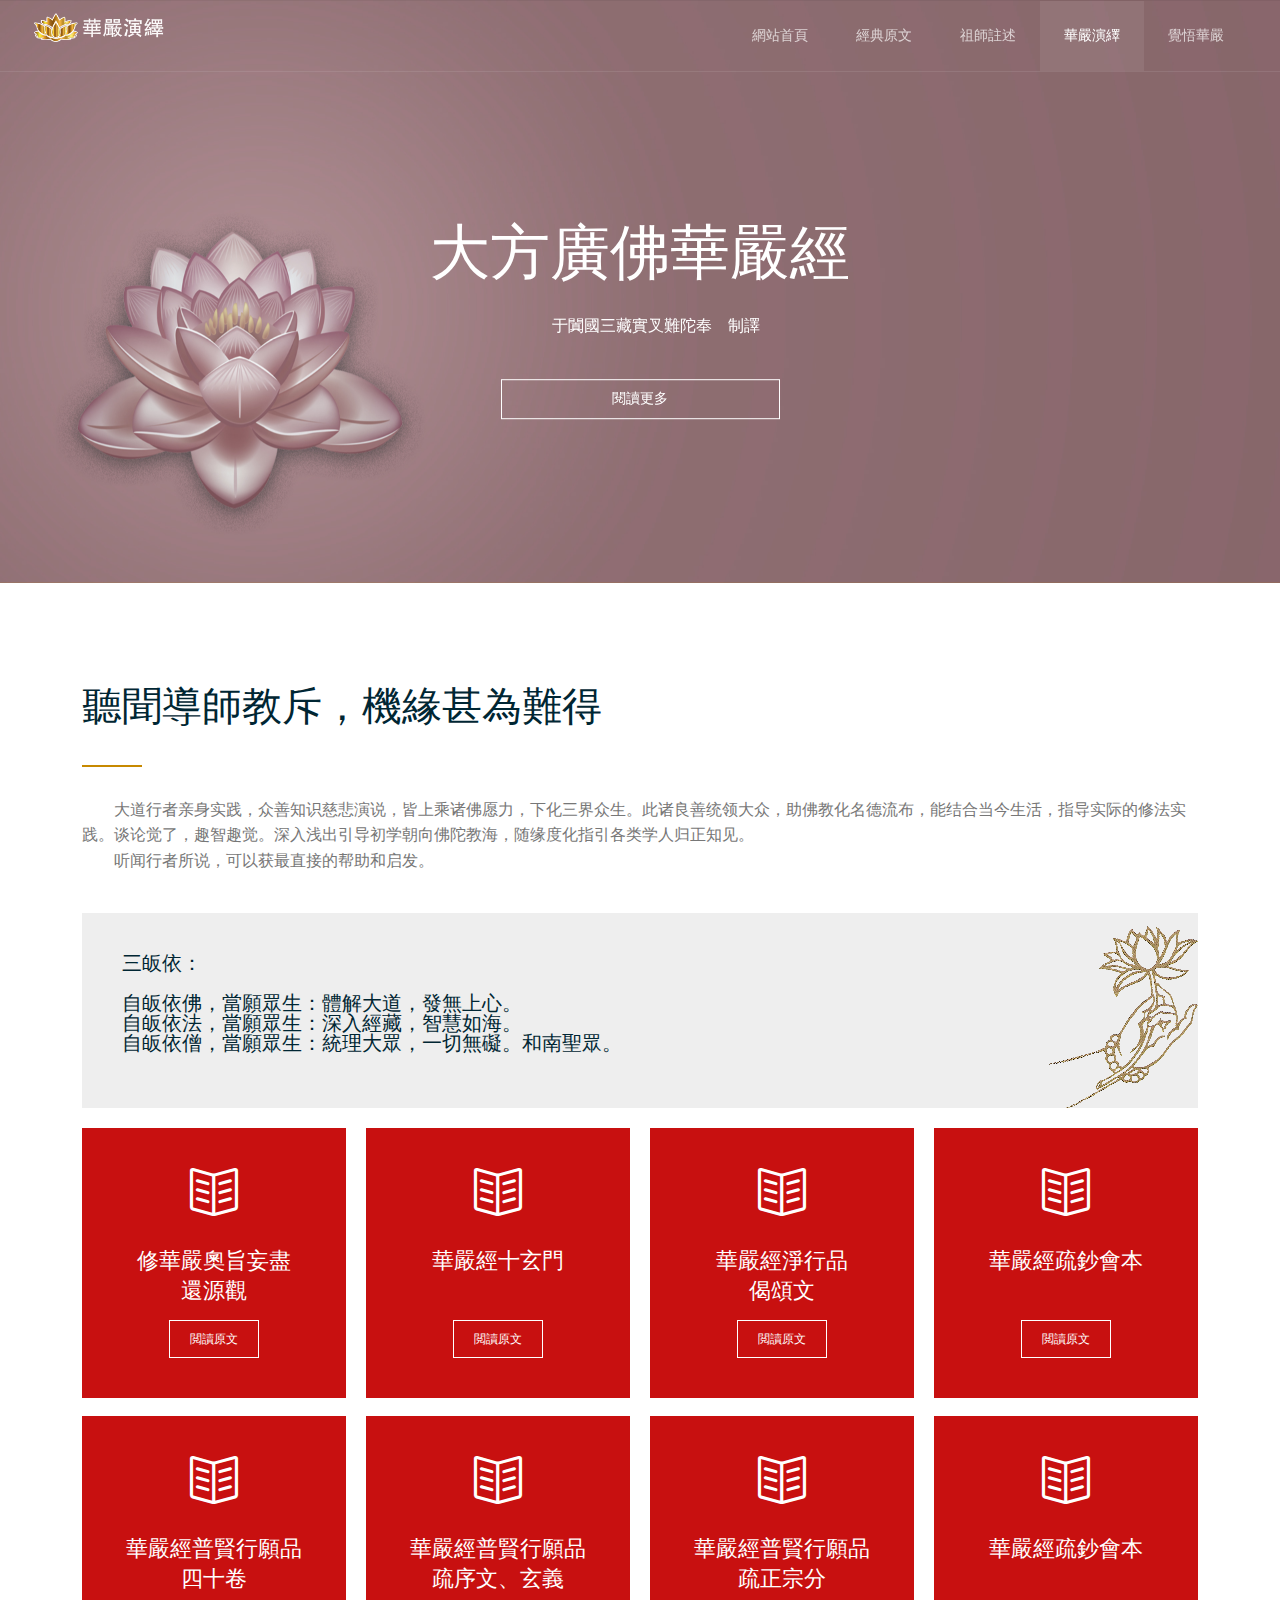
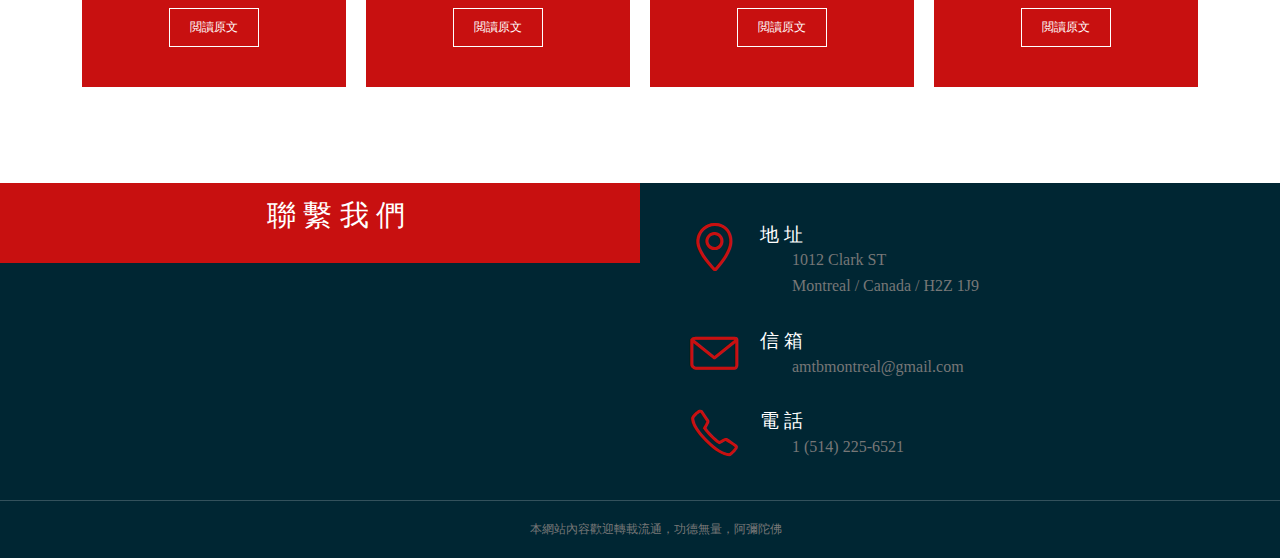
<file: jingkong.html>
<!DOCTYPE html>
<html lang="zh-Hant"><!-- InstanceBegin template="/Templates/page.dwt" codeOutsideHTMLIsLocked="false" -->
<head>
<meta charset="UTF-8">
<meta name="viewport" content="width=device-width, initial-scale=1.0" />
<!-- InstanceBeginEditable name="doctitle" -->  
    <title>華嚴演繹</title>
<meta name="description" content="大方廣佛華嚴經，華嚴經，大方广佛华严经，华严经,覺悟華嚴經，觉悟华严经">
<meta name="keywords" content="大方廣佛華嚴經，華嚴經，大方广佛华严经，华严经，覺悟華嚴經，觉悟华严经">
	<!-- InstanceEndEditable -->
<link rel="stylesheet" href="css/components.css">
<link rel="stylesheet" href="css/icons.css">
<link rel="stylesheet" href="css/responsee.css">
<link rel="stylesheet" href="owl-carousel/owl.carousel.css">
<link rel="stylesheet" href="owl-carousel/owl.theme.css">
<link rel="stylesheet" href="css/template-style.css">
<link href="https://fonts.googleapis.com/css?family=Playfair+Display&subset=latin,latin-ext" rel="stylesheet" type="text/css">
<link href="https://fonts.googleapis.com/css?family=Open+Sans:400,300,700,800&subset=latin,latin-ext" rel="stylesheet" type="text/css">
<script type="text/javascript" src="js/jquery-1.8.3.min.js"></script>
<script type="text/javascript" src="js/jquery-ui.min.js"></script>
</head>

<body class="size-1140">
<!-- HEADER -->
<header role="banner" class="position-absolute"> 
  <!-- Top Navigation -->
  <nav class="background-transparent background-transparent-hightlight full-width sticky"> <!-- InstanceBeginEditable name="logo" -->  
        <div class="s-12 l-2">
          <a href="index.html" class="logo">
            <!-- Logo White Version -->
            <img class="logo-white" src="img/logo1.png" alt="">
            <!-- Logo Dark Version -->
            <img class="logo-dark" src="img/logo-dark1.png" alt="">
          </a>
        </div>
       	<!-- InstanceEndEditable -->
    <div class="top-nav s-12 l-10">
      <p class="nav-text"></p>
      <ul class="right chevron">
        <li><a href="index.html">網站首頁</a></li>
        <li><a href="jingdian.html">經典原文</a></li>
        <li><a href="zushi.html">祖師註述</a></li>
        <li><a href="jingkong.html">華嚴演繹</a></li>
        <li><a href="juewu.html">覺悟華嚴</a></li>
      </ul>
    </div>
  </nav>
</header>

<!-- MAIN -->
<main role="main"> <!-- InstanceBeginEditable name="content" -->
      <!-- Content -->
      <article>
        <header>
        <div class="carousel-default owl-carousel carousel-main carousel-nav-white background-dark text-center">
          <div class="item">
            <div class="s-12">
              <img src="img/header2.jpg" alt="">
              <div class="carousel-content">
                <div class="content-center-vertical line">
                  <div class="margin-top-bottom-80">
                    <!-- Title -->
                    <h1 class="text-white margin-bottom-30 text-size-60 text-m-size-30 text-line-height-1"><br>大方廣佛華嚴經</h1>
                    <div class="s-12 m-10 l-8 center"><p class="text-white text-size-14 margin-bottom-40">于闐國三藏實叉難陀奉　制譯</p></div>
                    <div class="line">
                      <div class="s-12 m-12 l-3 center">
                        <a class="button button-white-stroke s-12" href="jingdian.html">閱讀更多</a>
                      </div>       
                    </div>  
                  </div>
                </div>
              </div>
            </div>
          </div>              
        </div>               
      </header> 
		<section class="section background-white">
        <div class="line">
            <h2 class="text-size-40 margin-bottom-30">聽聞導師教斥，機緣甚為難得</h2>
            <hr class="break-small background-dark margin-bottom-30">
			<p>
              大道行者亲身实践，众善知识慈悲演说，皆上乘诸佛愿力，下化三界众生。此诸良善统领大众，助佛教化名德流布，能结合当今生活，指导实际的修法实践。谈论觉了，趣智趣觉。深入浅出引导初学朝向佛陀教海，随缘度化指引各类学人归正知见。
            </p>
			<p class="margin-bottom-40">听闻行者所说，可以获最直接的帮助和启发。</p>
			<blockquote class="margin-top-bottom-20 lotus">
          <h3 class="text-size-20 text-line-height-1 margin-bottom-15">三皈依：<br><br>
			  自皈依佛，當願眾生：體解大道，發無上心。<br>
自皈依法，當願眾生：深入經藏，智慧如海。<br>
自皈依僧，當願眾生：統理大眾，一切無礙。和南聖眾。</h3></blockquote>
          </div> 
        
          <div class="line text-center">
            <div class="margin">
              <div class="s-12 m-12 l-3 margin-m-bottom">
                <div class="padding-2x background-primary" >
                  <a href="http://www.amtb.org.tw/pdf/CH12-01-04.pdf" target="_blank"><i class="icon-sli-book-open icon3x text-white margin-bottom-30"></i></a>
                  <a href="http://www.amtb.org.tw/pdf/CH12-01-04.pdf" target="_blank"><h2 class="text-thin">修華嚴奧旨妄盡<br>還源觀</h2></a>                  
                  <a class="button button-white-stroke text-size-12" href="http://www.amtb.org.tw/pdf/CH12-01-04.pdf" target="_blank">閲讀原文</a>
                </div>	
              </div>
              <div class="s-12 m-12 l-3 margin-m-bottom">
                <div class="padding-2x background-primary" >
                  <a href="http://www.amtb.org.tw/pdf/12-17shxm.pdf" target="_blank"><i class="icon-sli-book-open icon3x text-white margin-bottom-30"></i></a>
                  <a href="http://www.amtb.org.tw/pdf/12-17shxm.pdf" target="_blank"><h2 class="text-thin">華嚴經十玄門<br>&nbsp;</h2></a>                  
                  <a class="button button-white-stroke text-size-12" href="http://www.amtb.org.tw/pdf/12-17shxm.pdf" target="_blank">閲讀原文</a>
                </div>	
              </div>
              <div class="s-12 m-12 l-3 margin-m-bottom">
                <div class="padding-2x background-primary" >
                  <a href="http://www.amtb.org.tw/pdf/12-17jxjs.pdf" target="_blank"><i class="icon-sli-book-open icon3x text-white margin-bottom-30"></i></a>
                  <a href="http://www.amtb.org.tw/pdf/12-17jxjs.pdf" target="_blank"><h2 class="text-thin">華嚴經淨行品<br>偈頌文</h2></a>                  
                  <a class="button button-white-stroke text-size-12" href="http://www.amtb.org.tw/pdf/12-17jxjs.pdf" target="_blank">閲讀原文</a>
                </div>	
              </div>
				
              <div class="s-12 m-12 l-3 margin-m-bottom">
                <div class="padding-2x background-primary" >
                  <a href="http://www.amtb.org.tw/pdf/12hayen_schb.pdf" target="_blank"><i class="icon-sli-book-open icon3x text-white margin-bottom-30"></i></a>
                  <a href="http://www.amtb.org.tw/pdf/12hayen_schb.pdf" target="_blank"><h2 class="text-thin">華嚴經疏鈔會本<br>&nbsp;</h2></a>                  
                  <a class="button button-white-stroke text-size-12" href="http://www.amtb.org.tw/pdf/12hayen_schb.pdf" target="_blank">閲讀原文</a>
                </div>	
              </div>
				</div>
				</div>
			<br>
            <div class="line text-center">
            <div class="margin">
			<div class="s-12 m-12 l-3 margin-m-bottom">
                <div class="padding-2x background-primary" >
                  <a href="http://www.amtb.org.tw/pdf/12hayen_pxxy.pdf" target="_blank"><i class="icon-sli-book-open icon3x text-white margin-bottom-30"></i></a>
                  <a href="http://www.amtb.org.tw/pdf/12hayen_pxxy.pdf" target="_blank"><h2 class="text-thin">華嚴經普賢行願品<br>四十卷</h2></a>                  
                  <a class="button button-white-stroke text-size-12" href="http://www.amtb.org.tw/pdf/12hayen_pxxy.pdf" target="_blank">閲讀原文</a>
                </div>	
              </div>
              <div class="s-12 m-12 l-3 margin-m-bottom">
                <div class="padding-2x background-primary" >
                  <a href="http://www.amtb.org.tw/pdf/12hayen00a.pdf" target="_blank"><i class="icon-sli-book-open icon3x text-white margin-bottom-30"></i></a>
                  <a href="http://www.amtb.org.tw/pdf/12hayen00a.pdf" target="_blank"><h2 class="text-thin">華嚴經普賢行願品疏序文、玄義</h2></a>                 
                  <a class="button button-white-stroke text-size-12" href="http://www.amtb.org.tw/pdf/12hayen00a.pdf" target="_blank">閲讀原文</a>
                </div>	
              </div>
              <div class="s-12 m-12 l-3 margin-m-bottom">
                <div class="padding-2x background-primary" >
                  <a href="http://www.amtb.org.tw/pdf/12-17jxjs.pdf" target="_blank"><i class="icon-sli-book-open icon3x text-white margin-bottom-30"></i></a>
                  <a href="http://www.amtb.org.tw/pdf/12-17jxjs.pdf" target="_blank"><h2 class="text-thin">華嚴經普賢行願品疏正宗分</h2></a>                  
                  <a class="button button-white-stroke text-size-12" href="http://www.amtb.org.tw/pdf/12-17jxjs.pdf" target="_blank">閲讀原文</a>
                </div>	
              </div>
              <div class="s-12 m-12 l-3 margin-m-bottom">
                <div class="padding-2x background-primary" >
                  <a href="http://www.amtb.org.tw/pdf/12hayen_schb.pdf" target="_blank"><i class="icon-sli-book-open icon3x text-white margin-bottom-30"></i></a>
                  <a href="http://www.amtb.org.tw/pdf/12hayen_schb.pdf" target="_blank"><h2 class="text-thin">華嚴經疏鈔會本<br>&nbsp;</h2></a>                  
                  <a class="button button-white-stroke text-size-12" href="http://www.amtb.org.tw/pdf/12hayen_schb.pdf" target="_blank">閲讀原文</a>
                </div>	
              </div>	
				
            </div>  
   
        </div> 
		  </section>
      </article>
	  <!-- InstanceEndEditable --> </main>

<!-- FOOTER -->
<footer> 
  <!-- Main Footer -->
  <section class="background-dark-footer full-width"> 
    <!-- Map -->
    <div class="s-12 m-12 l-6 margin-m-bottom-2x background-primary padding text-center">
      <p class="h1">聯 繫 我 們</p>
    </div>
    
    <!-- Collumn 2 -->
    <div class="s-12 m-12 l-6 margin-m-bottom-2x">
      <div class="padding-2x">
        <div class="line">
          <div class="float-left"> <i class="icon-sli-location-pin text-primary icon3x"></i> </div>
          <div class="margin-left-70 margin-bottom-30">
            <h3 class="margin-bottom-0">地 址</h3>
            <p>1012 Clark ST</p>
            <p>Montreal / Canada / H2Z 1J9</p>
          </div>
          <div class="float-left"> <i class="icon-sli-envelope text-primary icon3x"></i> </div>
          <div class="margin-left-70 margin-bottom-30">
            <h3 class="margin-bottom-0">信 箱</h3>
            <p>amtbmontreal@gmail.com<br>
            </p>
          </div>
          <div class="float-left"> <i class="icon-sli-phone text-primary icon3x"></i> </div>
          <div class="margin-left-70">
            <h3 class="margin-bottom-0">電 話</h3>
            <p>1 (514) 225-6521</p>
          </div>
        </div>
      </div>
    </div>
  </section>
  <hr class="break margin-top-bottom-0" style="border-color: rgba(0, 38, 51, 0.80);">
  
  <!-- Bottom Footer -->
  <section class="padding background-dark-footer full-width">
    <div class="s-12">
      <p class="text-size-12  text-center">本網站內容歡迎轉載流通，功德無量，阿彌陀佛</p>
    </div>
  </section>
</footer>
<script type="text/javascript" src="js/responsee.js"></script> 
<script type="text/javascript" src="owl-carousel/owl.carousel.js"></script> 
<script type="text/javascript" src="js/template-scripts.js"></script>
</body>
<!-- InstanceEnd --></html>
</file>
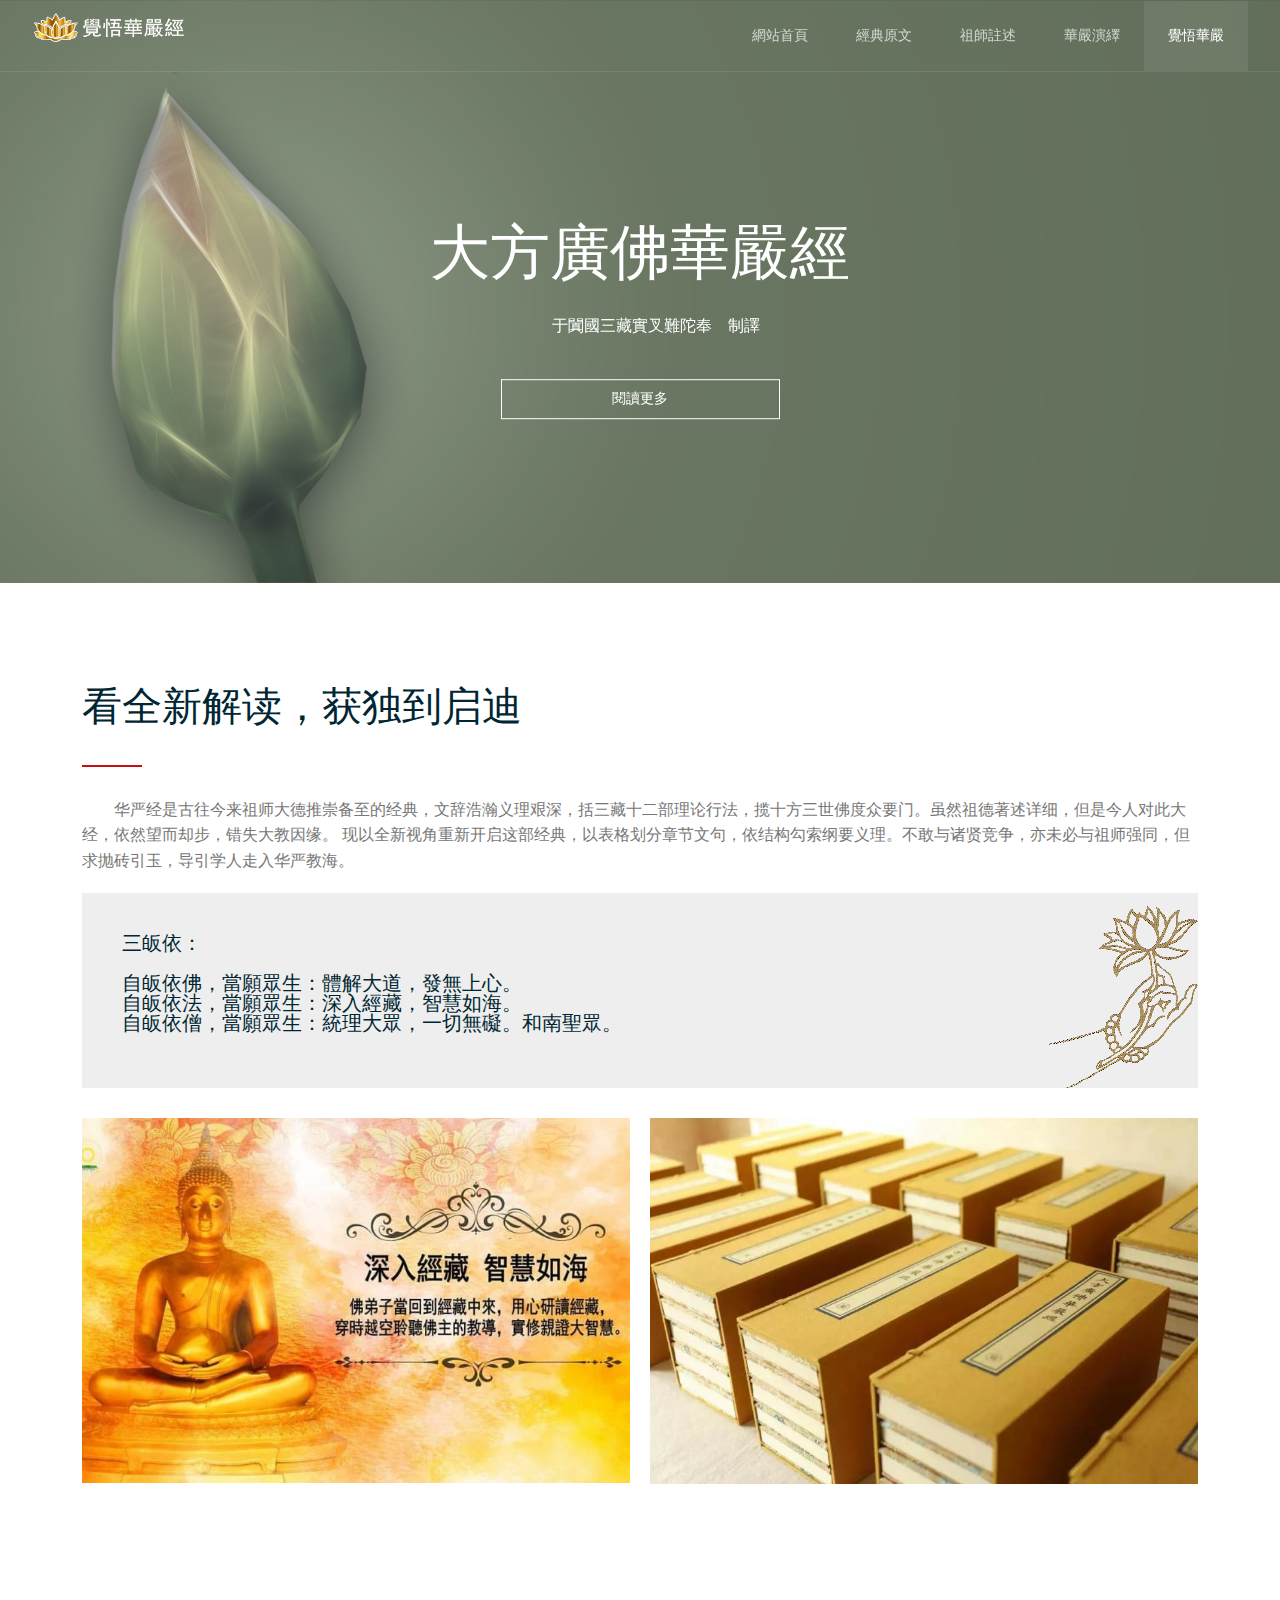
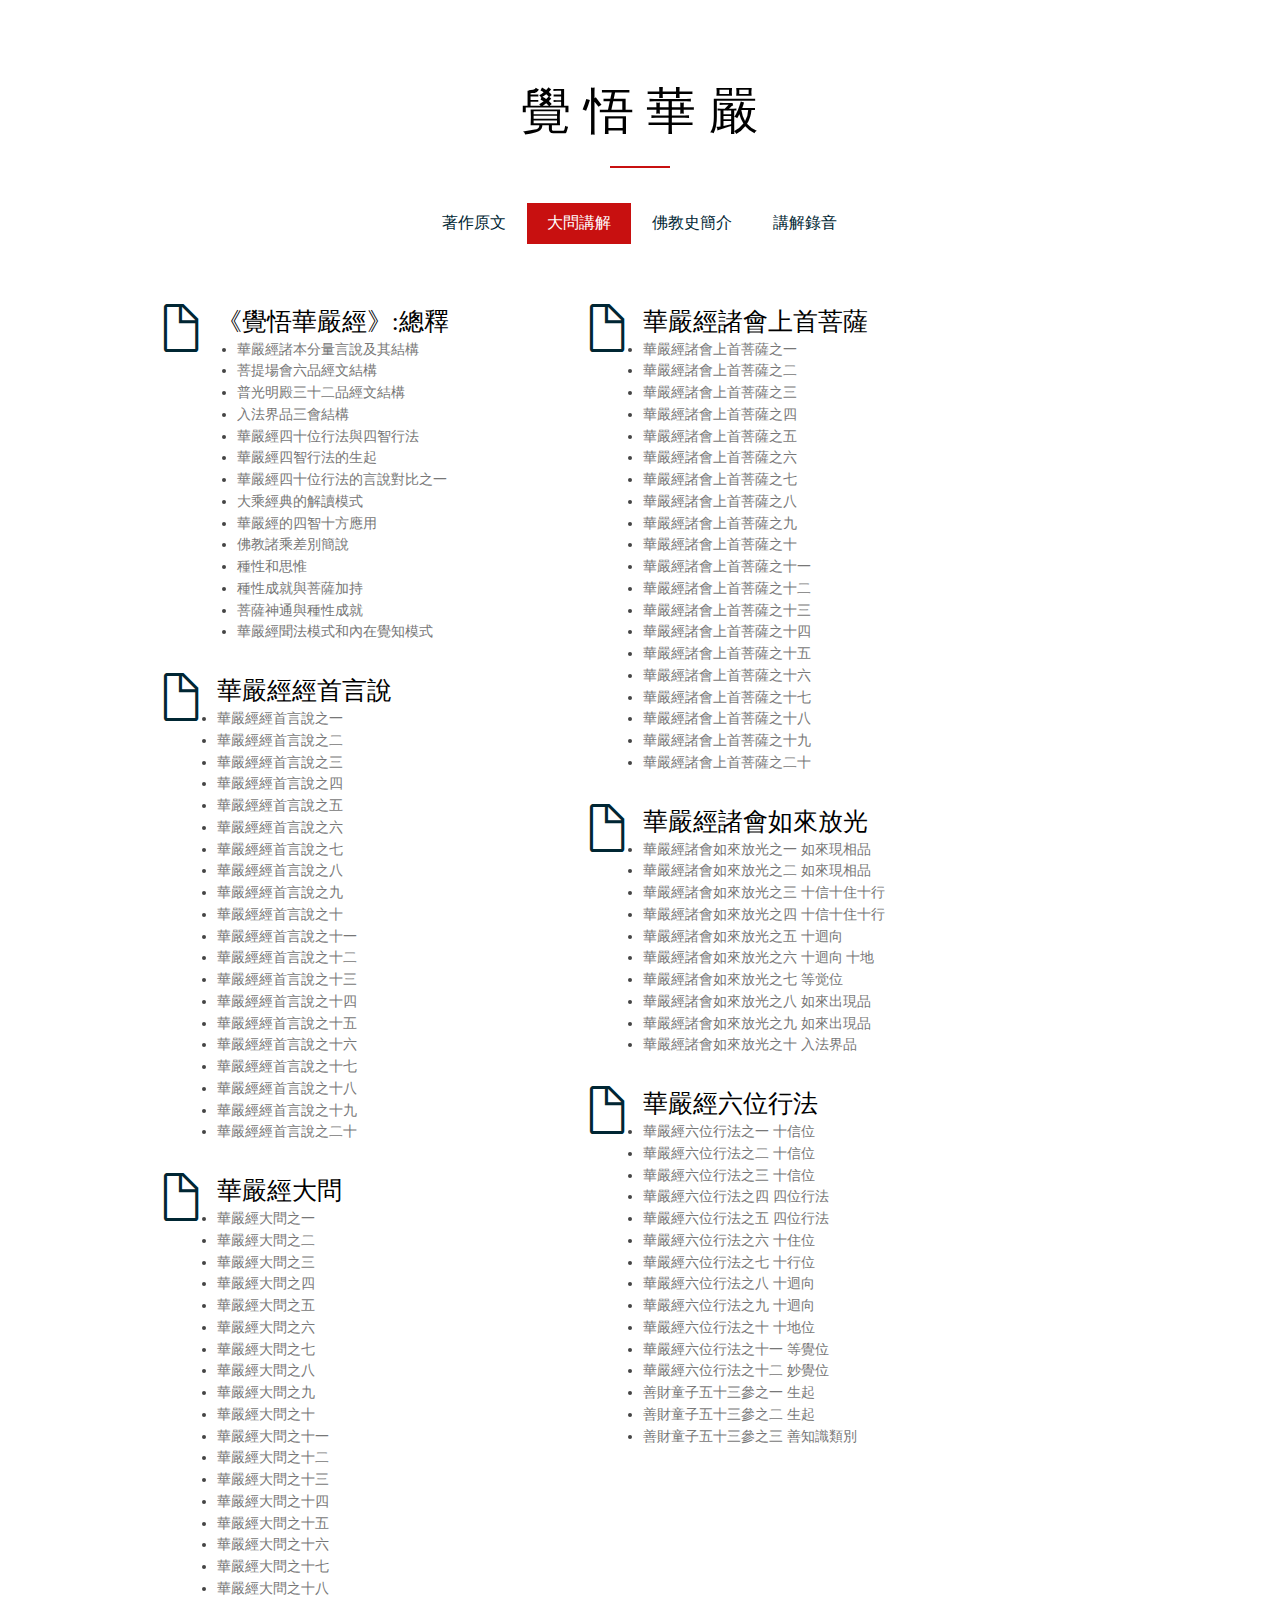
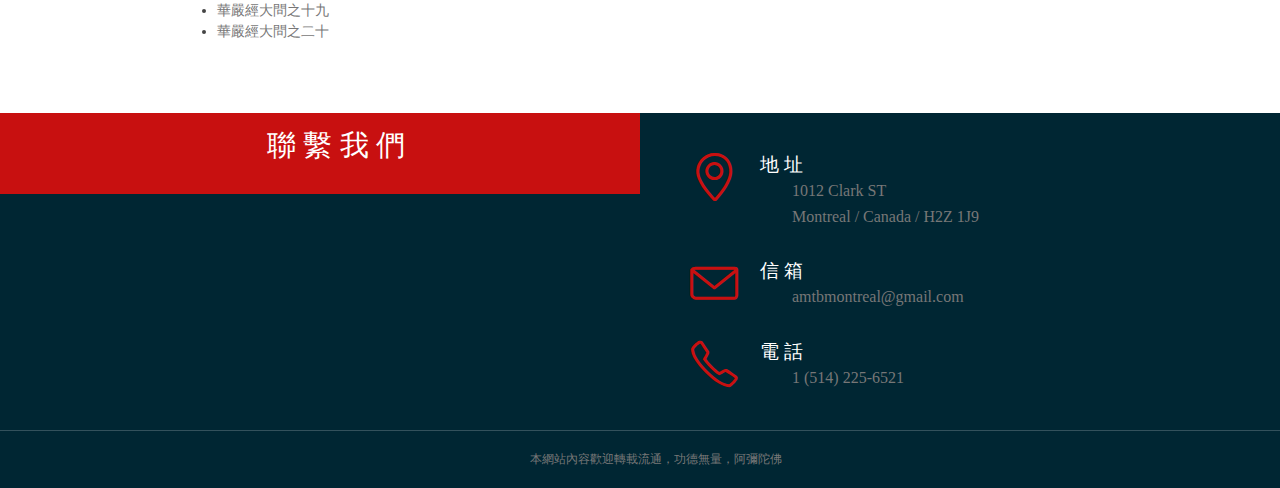
<file: juewu.html>
<!DOCTYPE html>
<html lang="zh-Hant"><!-- InstanceBegin template="/Templates/page.dwt" codeOutsideHTMLIsLocked="false" -->
<head>
<meta charset="UTF-8">
<meta name="viewport" content="width=device-width, initial-scale=1.0" />
<!-- InstanceBeginEditable name="doctitle" -->
<title>覺悟華嚴經</title>
<meta name="description" content="大方廣佛華嚴經，華嚴經，大方广佛华严经，华严经,覺悟華嚴經，觉悟华严经">
<meta name="keywords" content="大方廣佛華嚴經，華嚴經，大方广佛华严经，华严经，覺悟華嚴經，觉悟华严经">
<!-- InstanceEndEditable -->
<link rel="stylesheet" href="css/components.css">
<link rel="stylesheet" href="css/icons.css">
<link rel="stylesheet" href="css/responsee.css">
<link rel="stylesheet" href="owl-carousel/owl.carousel.css">
<link rel="stylesheet" href="owl-carousel/owl.theme.css">
<link rel="stylesheet" href="css/template-style.css">
<link href="https://fonts.googleapis.com/css?family=Playfair+Display&subset=latin,latin-ext" rel="stylesheet" type="text/css">
<link href="https://fonts.googleapis.com/css?family=Open+Sans:400,300,700,800&subset=latin,latin-ext" rel="stylesheet" type="text/css">
<script type="text/javascript" src="js/jquery-1.8.3.min.js"></script>
<script type="text/javascript" src="js/jquery-ui.min.js"></script>
</head>

<body class="size-1140">
<!-- HEADER -->
<header role="banner" class="position-absolute"> 
  <!-- Top Navigation -->
  <nav class="background-transparent background-transparent-hightlight full-width sticky"> <!-- InstanceBeginEditable name="logo" -->
    <div class="s-12 l-2"> <a href="index.html" class="logo"> 
      <!-- Logo White Version --> 
      <img class="logo-white" src="img/logo.png" alt=""> 
      <!-- Logo Dark Version --> 
      <img class="logo-dark" src="img/logo-dark.png" alt=""> </a> </div>
    <!-- InstanceEndEditable -->
    <div class="top-nav s-12 l-10">
      <p class="nav-text"></p>
      <ul class="right chevron">
        <li><a href="index.html">網站首頁</a></li>
        <li><a href="jingdian.html">經典原文</a></li>
        <li><a href="zushi.html">祖師註述</a></li>
        <li><a href="jingkong.html">華嚴演繹</a></li>
        <li><a href="juewu.html">覺悟華嚴</a></li>
      </ul>
    </div>
  </nav>
</header>

<!-- MAIN -->
<main role="main"> <!-- InstanceBeginEditable name="content" --> 
  <!-- Content -->
  <article>
    <header>
      <div class="carousel-default owl-carousel carousel-main carousel-nav-white background-dark text-center">
        <div class="item">
          <div class="s-12"> <img src="img/header1.jpg" alt="">
            <div class="carousel-content">
              <div class="content-center-vertical line">
                <div class="margin-top-bottom-80"> 
                  <!-- Title -->
                  <h1 class="text-white margin-bottom-30 text-size-60 text-m-size-30 text-line-height-1"><br>
                    大方廣佛華嚴經</h1>
                  <div class="s-12 m-10 l-8 center">
                    <p class="text-white text-size-14 margin-bottom-40">于闐國三藏實叉難陀奉　制譯</p>
                  </div>
                  <div class="line">
                    <div class="s-12 m-12 l-3 center"> <a class="button button-white-stroke s-12" href="jingdian.html">閱讀更多</a> </div>
                  </div>
                </div>
              </div>
            </div>
          </div>
        </div>
      </div>
    </header>
    <div class="section background-white">
      <div class="line">
        <h2 class="text-size-40 margin-bottom-30">看全新解读，获独到启迪</h2>
        <hr class="break-small background-primary margin-bottom-30">
        <p>华严经是古往今来祖师大德推崇备至的经典，文辞浩瀚义理艰深，括三藏十二部理论行法，揽十方三世佛度众要门。虽然祖德著述详细，但是今人对此大经，依然望而却步，错失大教因缘。
现以全新视角重新开启这部经典，以表格划分章节文句，依结构勾索纲要义理。不敢与诸贤竞争，亦未必与祖师强同，但求抛砖引玉，导引学人走入华严教海。</p>
        
        <blockquote class="margin-top-bottom-20 lotus">
          <h3 class="text-size-20 text-line-height-1 margin-bottom-15">三皈依：<br><br>
			  自皈依佛，當願眾生：體解大道，發無上心。<br>
自皈依法，當願眾生：深入經藏，智慧如海。<br>
自皈依僧，當願眾生：統理大眾，一切無礙。和南聖眾。</h3></blockquote>
        <div class="line margin-top-30">
          <div class="margin">
            <div class="s-12 m-6 l-6"> <img src="img/juewu1.jpg" alt="">
              <!--p class="margin-top-30"> 對於一個認真追尋生命解脫與自在的實踐者，來自佛陀的每一個音符都是迷人的，祂不但可以喚醒人性的光明，更可以成為生命中無上智慧的種子。</p>
              <div class="text-indent"> 華嚴經正是將佛陀的圓滿智慧譜寫得盡善盡美的一部經。</div>
              <p class="margin-top-30"> 在所有的佛教經典中，這部經被歷代的行者推崇備至無出其右。能夠認識它，並且從中汲取最系統全面的修學理論和次第行法，無疑是行者感到最光榮而又最歡喜的事情。</p>
              <p class="margin-top-30"> 華嚴經如生命的交響曲，需要超越文字章節，啟動內心的微細覺知和善妙思惟，才能還原出其中的勝妙旋律。華嚴經又如生命的宮殿，需要由淺入深由遠及近，明其構架以漸微細，才能避免迷失在浩渺的文字中。 </p-->
            </div>
            <div class="s-12 m-6 l-6"> <img src="img/juewu2.jpg" alt="">
              <!--p class="margin-top-30"> 華嚴經是結構性的經典，這和其他靠文字言說敘述性的經典不同。它涵括了佛教中一切經典的演說模式，任何一部經典都能在這部經中找到相應的成就所在，但是任何一部經典又都不能比肩此經的宏偉大觀。對於敘述性的經典，依靠銷文解義便可獲得大部分的意義，但是對於這部經，銷文解義尚未能獲得其點滴，更何況企及其確切的精髓。</p>
              <p class="margin-top-30"> 今天，有一群大心行者，構建了這個華嚴經學習平臺，他們的道路是從這裏開始的。對於有緣來到這個平臺的人們，如果發心學習這部寶典，欲仰承佛陀的智慧，一定也能在這裡得到最真誠的幫助和獨特的啟迪。</p>
              <p class="margin-top-30"> 點亮修行的道路，這是一生中難得的機緣！ </p-->
            </div>
          </div>
        </div>
      </div>
    </div>    
    <section class="section-top-padding full-width">
      <h2 class="text-size-50 text-center">覺 悟 華 嚴</h2>
      <hr class="break-small background-primary break-center">
      <div class="tabs background-primary-hightlight">
		<div class="tab-item"> <a class="tab-label">著作原文</a>
          <div class="tab-content lightbox-gallery">
			<div class="s-12 m-12 l-2">&nbsp;</div>
			<div class="s-12 m-12 l-4">	
              <div class="padding-2x">
                <div class="line">
                  <div class="float-left"> <i class="icon-sli-doc icon3x text-dark"></i> </div>
                  <div class="margin-left-60 margin-bottom-30">
                    <h3 class="text-size-25 margin-bottom-0">八十華嚴</h3>
                    <ul>
                      <li><a href="docs/八十華嚴/80_00 要義總釋.pdf" target="_blank">要義總釋</a></li>
                      <li><a href="docs/八十華嚴/80_01 世主妙嚴品第一.pdf" target="_blank">世主妙嚴品第一</a></li>
                      <li><a href="docs/八十華嚴/80_02 如來現相品第二.pdf" target="_blank">如來現相品第二</a></li>
                      <li><a href="docs/八十華嚴/80_03 普賢三昧品第三.pdf" target="_blank">普賢三昧品第三</a></li>
                      <li><a href="docs/八十華嚴/80_04 世界成就品第四.pdf" target="_blank">世界成就品第四</a></li>
                      <li><a href="docs/八十華嚴/80_05 華藏世界品第五.pdf" target="_blank">華藏世界品第五</a></li>
                      <li><a href="docs/八十華嚴/80_06 毗盧遮那品第六.pdf" target="_blank">毗盧遮那品第六</a></li>
                      <li><a href="docs/八十華嚴/80_07 如來名號品第七.pdf" target="_blank">如來名號品第七</a></li>
                      <li><a href="docs/八十華嚴/80_08 四聖諦品第八.pdf" target="_blank">四聖諦品第八</a></li>
                      <li><a href="docs/八十華嚴/80_09 光明覺品第九.pdf" target="_blank">光明覺品第九</a></li>
                      <li><a href="docs/八十華嚴/80_10 菩薩問明品第十.pdf" target="_blank">菩薩問明品第十</a></li>
                      <li><a href="docs/八十華嚴/80_11 凈行品第十一.pdf" target="_blank">凈行品第十一</a></li>
                      <li><a href="docs/八十華嚴/80_12 賢首品第十二.pdf" target="_blank">賢首品第十二</a></li>
                      <li><a href="docs/八十華嚴/80_13 昇須彌山頂品第十三.pdf" target="_blank">昇須彌山頂品第十三</a></li>
                      <li><a href="docs/八十華嚴/80_14 須彌頂上偈讃品第十四.pdf" target="_blank">須彌頂上偈讃品第十四</a></li>
                    <li><a href="docs/八十華嚴/80_15 十住品第十五.pdf" target="_blank">十住品第十五</a></li>
                    <li><a href="docs/八十華嚴/80_16 梵行品第十六.pdf" target="_blank">梵行品第十六</a></li>
                    <li><a href="docs/八十華嚴/80_17 初發心功德品第十七.pdf" target="_blank">初發心功德品第十七</a></li>
                    <li><a href="docs/八十華嚴/80_18 明法品第十八.pdf" target="_blank">明法品第十八</a></li>
                    <li><a href="docs/八十華嚴/80_19 昇夜摩天宫品第十九.pdf" target="_blank">昇夜摩天宫品第十九</a></li>
                    <li><a href="docs/八十華嚴/80_20 夜摩宮中偈讃品第二十.pdf" target="_blank">夜摩宮中偈讃品第二十</a></li>
                    <li><a href="docs/八十華嚴/80_21 十行品第二十一.pdf" target="_blank">十行品第二十一</a></li>
                    <li><a href="docs/八十華嚴/80_22 十無盡藏品第二十二.pdf" target="_blank">十無盡藏品第二十二</a></li>
                    <li><a href="docs/八十華嚴/80_23 昇兜率天宫品第二十三.pdf" target="_blank">昇兜率天宫品第二十三</a></li>
                    <li><a href="docs/八十華嚴/80_24 兜率宫中偈讃品第二十四.pdf" target="_blank">兜率宫中偈讃品第二十四</a></li>
                    <li><a href="docs/八十華嚴/80_25 十迴向品第二十五.pdf" target="_blank">十迴向品第二十五</a></li>
                    <li><a href="docs/八十華嚴/80_26 十地品第二十六.pdf" target="_blank">十地品第二十六</a></li>
                    <li><a href="docs/八十華嚴/80_27 十定品第二十七.pdf" target="_blank">十定品第二十七</a></li>
                    <li><a href="docs/八十華嚴/80_28 十通品第二十八.pdf" target="_blank">十通品第二十八</a></li>
                    <li><a href="docs/八十華嚴/80_29 十忍品第二十九.pdf" target="_blank">十忍品第二十九</a></li>
                    <li><a href="docs/八十華嚴/80_30 阿僧祇品第三十.pdf" target="_blank">阿僧祇品第三十</a></li>
                    <li><a href="docs/八十華嚴/80_31 如來壽量品第三十一.pdf" target="_blank">如來壽量品第三十一</a></li>
                    <li><a href="docs/八十華嚴/80_32 菩薩住處品第三十二.pdf" target="_blank">菩薩住處品第三十二</a></li>
                    <li><a href="docs/八十華嚴/80_33 佛不思議法品第三十三.pdf" target="_blank">佛不思議法品第三十三</a></li>						
					<li><a href="docs/八十華嚴/80_34 如來十身相海品第三十四.pdf" target="_blank">如來十身相海品第三十四</a></li>
                    <li><a href="docs/八十華嚴/80_35 如來隨好光明功德品第三十五.pdf" target="_blank">如來隨好光明功德品第三十五</a></li>
                    <li><a href="docs/八十華嚴/80_36 普賢行品第三十六.pdf" target="_blank">普賢行品第三十六</a></li>
                    <li><a href="docs/八十華嚴/80_37 如來出現品第三十七.pdf" target="_blank">如來出現品第三十七</a></li>
                    <li><a href="docs/八十華嚴/80_38 離世間品第三十八.pdf" target="_blank">離世間品第三十八</a></li>
                    <li><a href="docs/八十華嚴/80_39_01 入法界品第三十九  逝多林本會.pdf" target="_blank">入法界品第三十九  逝多林本會</a></li>
                    <li><a href="docs/八十華嚴/80_39_02 入法界品第三十九 福城東大塔廟會.pdf" target="_blank">入法界品第三十九 福城東大塔廟會</a></li>
                    <li><a href="docs/八十華嚴/80_39_03 入法界品第三十九 五十三參 十住.pdf" target="_blank">入法界品第三十九 五十三參 十住</a></li>
                    <li><a href="docs/八十華嚴/80_39_04 入法界品第三十九 五十三參 十行.pdf" target="_blank">入法界品第三十九 五十三參 十行</a></li>
                    <li><a href="docs/八十華嚴/80_39_05 入法界品第三十九 五十三參十迴向.pdf" target="_blank">入法界品第三十九 五十三參 十迴向</a></li>
                    <li><a href="docs/八十華嚴/80_39_06 入法界品第三十九 五十三參 十地.pdf" target="_blank">入法界品第三十九 五十三參 十地</a></li>
                    <li><a href="docs/八十華嚴/80_39_07 入法界品第三十九 五十三參十等覺.pdf" target="_blank">入法界品第三十九 五十三參十等覺</a></li>
                    <li><a href="docs/八十華嚴/80_39_08 入法界品第三十九 五十三參 妙覺.pdf" target="_blank">入法界品第三十九 五十三參 妙覺</a></li>
                    <li><a href="docs/八十華嚴/80_39_09 入法界品第三十九 普賢菩薩行願品.pdf" target="_blank">入法界品第三十九 普賢菩薩行願品</a></li>	
					  </ul>
                  </div>
                </div>
              </div>
            </div>
            <div class="s-12 m-12 l-4">
              <div class="padding-2x">
                <div class="line">
                  <div class="float-left"> <i class="icon-sli-doc icon3x text-dark"></i> </div>
                  <div class="margin-left-60 margin-bottom-30">
                    <h3 class="text-size-25 margin-bottom-0">六十華嚴</h3><ul>
                    <li><a href="docs/六十華嚴/60_01 世間凈眼品第一.pdf" target="_blank">世間凈眼品第一</a></li>
                    <li><a href="docs/六十華嚴/60_02 盧舍那佛品第二.pdf" target="_blank">盧舍那佛品第二</a></li>
                    <li><a href="docs/六十華嚴/60_03 如來名號品第三.pdf" target="_blank">如來名號品第三</a></li>
                    <li><a href="docs/六十華嚴/60_04 四諦品第四.pdf" target="_blank">四諦品第四</a></li>
                    <li><a href="docs/六十華嚴/60_05 如來光明覺品第五.pdf" target="_blank">如來光明覺品第五</a></li>
                    <li><a href="docs/六十華嚴/60_06 菩薩明難品第六.pdf" target="_blank">菩薩明難品第六</a></li>
                    <li><a href="docs/六十華嚴/60_07 淨行品第七.pdf" target="_blank">淨行品第七</a></li>
                    <li><a href="docs/六十華嚴/60_08 賢首菩薩品第八.pdf" target="_blank">賢首菩薩品第八</a></li>
                    <li><a href="docs/六十華嚴/60_09 佛昇須彌頂品第九.pdf" target="_blank">佛昇須彌頂品第九</a></li>
                    <li><a href="docs/六十華嚴/60_10 菩薩雲集妙勝殿上說偈品第十.pdf" target="_blank">菩薩雲集妙勝殿上說偈品第十</a></li>
                    <li><a href="docs/六十華嚴/60_11 菩薩十住品第十一.pdf" target="_blank">菩薩十住品第十一</a></li>
                    <li><a href="docs/六十華嚴/60_12 梵行品第十二.pdf" target="_blank">梵行品第十二</a></li>
                    <li><a href="docs/六十華嚴/60_13 初發心功德品第十三.pdf" target="_blank">初發心功德品第十三</a></li>
                    <li><a href="docs/六十華嚴/60_14 明法品第十四.pdf" target="_blank">明法品第十四</a></li>
                    <li><a href="docs/六十華嚴/60_15 佛昇夜摩天宮自在品第十五.pdf" target="_blank">佛昇夜摩天宮自在品第十五</a></li>
                    <li><a href="docs/六十華嚴/60_16 夜摩天宮菩薩說偈品第十六.pdf" target="_blank">夜摩天宮菩薩說偈品第十六</a></li>
                    <li><a href="docs/六十華嚴/60_17 十行品第十七.pdf" target="_blank">十行品第十七</a></li>
                    <li><a href="docs/六十華嚴/60_18 十無盡藏品第十八.pdf" target="_blank">十無盡藏品第十八</a></li>
                    <li><a href="docs/六十華嚴/60_19 昇兜率天宮品第十九.pdf" target="_blank">昇兜率天宮品第十九</a></li>
                    <li><a href="docs/六十華嚴/60_20 兜率天宮菩薩雲集讚佛品第二十.pdf" target="_blank">兜率天宮菩薩雲集讚佛品第二十</a></li>                 
                    <li><a href="docs/六十華嚴/60_21 金剛幢菩薩十迴向品第二十一.pdf" target="_blank">金剛幢菩薩十迴向品第二十一</a></li>
                    <li><a href="docs/六十華嚴/60_22 十地品第二十二.pdf" target="_blank">十地品第二十二</a></li>
                    <li><a href="docs/六十華嚴/60_23 十明品第二十三.pdf" target="_blank">十明品第二十三</a></li>
                    <li><a href="docs/六十華嚴/60_24 十忍品第二十四.pdf" target="_blank">十忍品第二十四</a></li>
                    <li><a href="docs/六十華嚴/60_25 心王菩薩問阿僧祇品第二十五.pdf" target="_blank">心王菩薩問阿僧祇品第二十五</a></li>
                      <li><a href="docs/六十華嚴/60_26 壽命品第二十六.pdf" target="_blank">壽命品第二十六</a></li>
                      <li><a href="docs/六十華嚴/60_27 菩薩住處品第二十七.pdf" target="_blank">菩薩住處品第二十七</a></li>
                      <li><a href="docs/六十華嚴/60_28 佛不思議法品第二十八.pdf" target="_blank">佛不思議法品第二十八</a></li>
                      <li><a href="docs/六十華嚴/60_29 如來相海品第二十九.pdf" target="_blank">如來相海品第二十九</a></li>
                      <li><a href="docs/六十華嚴/60_30 佛小相光明功德品第三十.pdf" target="_blank">佛小相光明功德品第三十</a></li>
                      <li><a href="docs/六十華嚴/60_31 普賢菩薩行品第三十一.pdf" target="_blank">普賢菩薩行品第三十一</a></li>
                      <li><a href="docs/六十華嚴/60_32 寶王如來性起品第三十二.pdf" target="_blank">寶王如來性起品第三十二</a></li>
                      <li><a href="docs/六十華嚴/60_33 離世間品第三十三.pdf" target="_blank">離世間品第三十三</a></li>
                      <li><a href="docs/六十華嚴/60_34_01 入法界品第三十四 給孤獨園本會.pdf" target="_blank">入法界品第三十四 給孤獨園本會</a></li>
                      <li><a href="docs/六十華嚴/60_34_02 入法界品第三十四 福城東大塔廟會.pdf" target="_blank">入法界品第三十四 福城東大塔廟會</a></li>
                      <li><a href="docs/六十華嚴/60_34_03 入法界品第三十四 五十三参 十住.pdf" target="_blank">入法界品第三十四 五十三参 十住</a></li>
                      <li><a href="docs/六十華嚴/60_34_04 入法界品第三十四 五十三参 十行.pdf" target="_blank">入法界品第三十四 五十三参 十行</a></li>
                      <li><a href="docs/六十華嚴/60_34_05 入法界品第三十四 五十三参 十迴向.pdf" target="_blank">入法界品第三十四 五十三参 十迴向</a></li>
					  <li><a href="docs/六十華嚴/60_34_06 入法界品第三十四 五十三参 十地.pdf" target="_blank">入法界品第三十四 五十三参 十地</a></li>
                      <li><a href="docs/六十華嚴/60_34_07 入法界品第三十四 五十三参 十等覺.pdf" target="_blank">入法界品第三十四 五十三参 十等覺</a></li>
					  <li><a href="docs/六十華嚴/60_34_08 入法界品第三十四 五十三参 妙覺.pdf" target="_blank">入法界品第三十四 五十三参 妙覺</a></li>
                    </ul>
                  </div>
                </div>
              </div>
            </div>
          </div>
        </div>
        <div class="tab-item tab-active"> <a class="tab-label active-btn">大問講解</a>
          <div class="tab-content lightbox-gallery">
			<div class="s-12 m-12 l-1">&nbsp;</div>
			<div class="s-12 m-12 l-4">	
              <div class="padding-2x">
                <div class="line">
                  <div class="float-left"> <i class="icon-sli-doc icon3x text-dark"></i> </div>
                  <div class="margin-left-60 margin-bottom-30">
                    <h3 class="text-size-25 margin-bottom-0">《覺悟華嚴經》:總釋</h3>
                    <ul>
                      <li><a href="docs/所有课件/1.三本华严经分量言说.pdf" target="_blank">華嚴經諸本分量言說及其結構</a></li>
                      <li><a href="docs/所有课件/3.菩提场会六品结构.pdf" target="_blank">菩提場會六品經文結構</a></li>
                      <li><a href="docs/所有课件/4.普光明殿三十二品结构.pdf" target="_blank">普光明殿三十二品經文結構</a></li>
                      <li><a href="docs/所有课件/5.入法界品结构.pdf" target="_blank">入法界品三會結構</a></li>
                      <li><a href="docs/所有课件/6.四十位行法與四智.pdf" target="_blank">華嚴經四十位行法與四智行法</a></li>
                      <li><a href="docs/所有课件/7.四智行法生起.pdf" target="_blank">華嚴經四智行法的生起</a></li>
                      <li><a href="docs/所有课件/8.华严经四十位行法的言说对比.pdf" target="_blank">華嚴經四十位行法的言說對比之一</a></li>
                      <li><a href="docs/所有课件/9. 大乘经典的经典模式.pdf" target="_blank">大乘經典的解讀模式</a></li>
                      <li><a href="docs/所有课件/10. 華嚴經的十方運用.pdf" target="_blank">華嚴經的四智十方應用</a></li>
                      <li><a href="docs/所有课件/11. 佛教諸乘差別簡說.pdf" target="_blank">佛教諸乘差別簡說</a></li>
                      <li><a href="docs/所有课件/12 种性和思维.pdf" target="_blank">種性和思惟</a></li>
                      <li><a href="docs/所有课件/13.种性成就与菩萨加持.pdf" target="_blank">種性成就與菩薩加持</a></li>
                      <li><a href="docs/所有课件/14.菩萨神通与种性成就.pdf" target="_blank">菩薩神通與種性成就</a></li>
                      <li><a href="docs/所有课件/15.闻法模式和内在觉知模式.pdf" target="_blank">華嚴經聞法模式和內在覺知模式</a></li>
                    </ul>
                  </div>
                </div>
                <div class="line">
                  <div class="float-left"> <i class="icon-sli-doc icon3x text-dark"></i> </div>
                  <div class="margin-left-60 margin-bottom-30">
                    <h3 class="text-size-25 margin-bottom-0">華嚴經經首言說</h3>
                    <li><a href="docs/所有课件/16.華嚴經經首言說之一 世主妙嚴品.pdf" target="_blank">華嚴經經首言說之一</a></li>
                    <li><a href="docs/所有课件/17.華嚴經經首言說之二 世主妙嚴品.pdf" target="_blank">華嚴經經首言說之二</a></li>
                    <li><a href="docs/所有课件/18.華嚴經經首言說之三 世主妙嚴品.pdf" target="_blank">華嚴經經首言說之三</a></li>
                    <li><a href="docs/所有课件/19.華嚴經經首言說之四 世主妙嚴品.pdf" target="_blank">華嚴經經首言說之四</a></li>
                    <li><a href="docs/所有课件/20.華嚴經經首言說之五 普光明殿諸會.pdf" target="_blank">華嚴經經首言說之五</a></li>
                    <li><a href="docs/所有课件/21.華嚴經經首言說之六 普光明殿諸會.pdf" target="_blank">華嚴經經首言說之六</a></li>
                    <li><a href="docs/所有课件/22.華嚴經經首言說之七 普光明殿諸會.pdf" target="_blank">華嚴經經首言說之七</a></li>
                    <li><a href="docs/所有课件/23.華嚴經經首言說之八 普光明殿諸會.pdf" target="_blank">華嚴經經首言說之八</a></li>
                    <li><a href="docs/所有课件/24.華嚴經經首言說之九 住行向.pdf" target="_blank">華嚴經經首言說之九</a></li>
                    <li><a href="docs/所有课件/25.華嚴經經首言說之十 住行向.pdf" target="_blank">華嚴經經首言說之十</a></li>
                    <li><a href="docs/所有课件/26.華嚴經經首言說之十一 住行向.pdf" target="_blank">華嚴經經首言說之十一</a></li>
                    <li><a href="docs/所有课件/27.華嚴經經首言說之十二 十地.pdf" target="_blank">華嚴經經首言說之十二</a></li>
                    <li><a href="docs/所有课件/28.華嚴經經首言說之十三 十地.pdf" target="_blank">華嚴經經首言說之十三</a></li>
                    <li><a href="docs/所有课件/29.華嚴經經首言說之十四 十地.pdf" target="_blank">華嚴經經首言說之十四</a></li>
                    <li><a href="docs/所有课件/30.華嚴經經首言說之十五 入法界本會.pdf" target="_blank">華嚴經經首言說之十五</a></li>
                    <li><a href="docs/所有课件/31.華嚴經經首言說之十六 入法界本會.pdf" target="_blank">華嚴經經首言說之十六</a></li>
                    <li><a href="docs/所有课件/32.華嚴經經首言說之十七 福城東大塔廟.pdf" target="_blank">華嚴經經首言說之十七</a></li>
                    <li><a href="docs/所有课件/33.華嚴經經首言說之十八 福城東大塔廟.pdf" target="_blank">華嚴經經首言說之十八</a></li>
                    <li><a href="docs/所有课件/34.華嚴經經首言說之十九 福城東大塔廟.pdf" target="_blank">華嚴經經首言說之十九</a></li>
                    <li><a href="docs/所有课件/35.華嚴經經首言說之二十 福城東大塔廟.pdf" target="_blank">華嚴經經首言說之二十</a></li>
                  </div>
                </div>
				<div class="line">
                  <div class="float-left"> <i class="icon-sli-doc icon3x text-dark"></i> </div>
                  <div class="margin-left-60 margin-bottom-30">
                    <h3 class="text-size-25 margin-bottom-0">華嚴經大問</h3>
                    <li><a href="docs/所有课件/36.華嚴經大問之一 如來現相品.pdf" target="_blank">華嚴經大問之一</a></li>
                    <li><a href="docs/所有课件/37.華嚴經大問之二 如來現相品.pdf" target="_blank">華嚴經大問之二</a></li>
                    <li><a href="docs/所有课件/38.華嚴經大問之三 如來現相品.pdf" target="_blank">華嚴經大問之三</a></li>
                    <li><a href="docs/所有课件/39.華嚴經大問之四 如來名號品.pdf" target="_blank">華嚴經大問之四</a></li>
                    <li><a href="docs/所有课件/40.華嚴經大問之五 菩薩問明品.pdf" target="_blank">華嚴經大問之五</a></li>
                    <li><a href="docs/所有课件/41.華嚴經大問之六 菩薩問明品.pdf" target="_blank">華嚴經大問之六</a></li>
                    <li><a href="docs/所有课件/42.華嚴經大問之七 凈行品.pdf" target="_blank">華嚴經大問之七</a></li>
                    <li><a href="docs/所有课件/43.華嚴經大問之八 十地品.pdf" target="_blank">華嚴經大問之八</a></li>
                    <li><a href="docs/所有课件/44.華嚴經大問之九十地品.pdf" target="_blank">華嚴經大問之九</a></li>
                    <li><a href="docs/所有课件/45.華嚴經大問之十 十定品.pdf" target="_blank">華嚴經大問之十</a></li>
                    <li><a href="docs/所有课件/46.華嚴經大問之十一 十定品.pdf" target="_blank">華嚴經大問之十一</a></li>
                    <li><a href="docs/所有课件/47.華嚴經大問之十二 十定品.pdf" target="_blank">華嚴經大問之十二</a></li>
                    <li><a href="docs/所有课件/48.華嚴經大問之十三 十定品.pdf" target="_blank">華嚴經大問之十三</a></li>
                    <li><a href="docs/所有课件/49.華嚴經大問之十四 阿僧祇品.pdf" target="_blank">華嚴經大問之十四</a></li>
                    <li><a href="docs/所有课件/50.華嚴經大問之十五 佛不思議法品.pdf" target="_blank">華嚴經大問之十五</a></li>
                    <li><a href="docs/所有课件/51.華嚴經大問之十六 如來出現品.pdf" target="_blank">華嚴經大問之十六</a></li>
                    <li><a href="docs/所有课件/52.華嚴經大問之十七 離世間品.pdf" target="_blank">華嚴經大問之十七</a></li>
                    <li><a href="docs/所有课件/53.華嚴經大問之十八 入法界品.pdf" target="_blank">華嚴經大問之十八</a></li>
                    <li><a href="docs/所有课件/54.華嚴經大問之十九 種性差別.pdf" target="_blank">華嚴經大問之十九</a></li>
                    <li><a href="docs/所有课件/55.華嚴經大問之二十 福城東大塔廟會.pdf" target="_blank">華嚴經大問之二十</a></li>
                  </div>
                </div>  
              </div>
            </div>
            <div class="s-12 m-12 l-5">
              <div class="padding-2x">                
                <div class="line">
                  <div class="float-left"> <i class="icon-sli-doc icon3x text-dark"></i> </div>
                  <div class="margin-left-60 margin-bottom-30">
                    <h3 class="text-size-25 margin-bottom-0">華嚴經諸會上首菩薩</h3>
                    <li><a href="docs/所有课件/56.華嚴經諸會上首菩薩之一 世主妙嚴品.pdf" target="_blank">華嚴經諸會上首菩薩之一</a></li>
                    <li><a href="docs/所有课件/57.華嚴經諸會上首菩薩之二 世主妙嚴品.pdf" target="_blank">華嚴經諸會上首菩薩之二</a></li>
                    <li><a href="docs/所有课件/58.華嚴經諸會上首菩薩之三 如來名號品.pdf" target="_blank">華嚴經諸會上首菩薩之三</a></li>
                    <li><a href="docs/所有课件/59.華嚴經諸會上首菩薩之四 須彌頂上偈讃品.pdf" target="_blank">華嚴經諸會上首菩薩之四</a></li>
                    <li><a href="docs/所有课件/60.華嚴經諸會上首菩薩之五 須彌頂上偈讃品.pdf" target="_blank">華嚴經諸會上首菩薩之五</a></li>					
					<li><a href="docs/所有课件/61.華嚴經諸會上首菩薩之六 須彌頂上偈讃品.pdf" target="_blank">華嚴經諸會上首菩薩之六</a></li>
					<li><a href="docs/所有课件/62.華嚴經諸會上首菩薩之七 夜摩天宫偈讃品.pdf" target="_blank">華嚴經諸會上首菩薩之七</a></li>
					<li><a href="docs/所有课件/63.華嚴經諸會上首菩薩之八 夜摩天宫偈讃品.pdf" target="_blank">華嚴經諸會上首菩薩之八</a></li>
					<li><a href="docs/所有课件/64.華嚴經諸會上首菩薩之九 夜摩天宫偈讃品.pdf" target="_blank">華嚴經諸會上首菩薩之九</a></li>
					<li><a href="docs/所有课件/65.華嚴經諸會上首菩薩之十 十迴向品.pdf" target="_blank">華嚴經諸會上首菩薩之十</a></li>					
					<li><a href="docs/所有课件/66.華嚴經諸會上首菩薩之十一 十迴向品.pdf" target="_blank">華嚴經諸會上首菩薩之十一</a></li>
					<li><a href="docs/所有课件/67.華嚴經諸會上首菩薩之十二 十地品.pdf" target="_blank">華嚴經諸會上首菩薩之十二</a></li>
					<li><a href="docs/所有课件/68.華嚴經諸會上首菩薩之十三 十地品.pdf" target="_blank">華嚴經諸會上首菩薩之十三</a></li>
					<li><a href="docs/所有课件/69.華嚴經諸會上首菩薩之十四 十定品.pdf" target="_blank">華嚴經諸會上首菩薩之十四</a></li>
					<li><a href="docs/所有课件/70.華嚴經諸會上首菩薩之十五 離世間品.pdf" target="_blank">華嚴經諸會上首菩薩之十五</a></li>
					<li><a href="docs/所有课件/71.華嚴經諸會上首菩薩之十六 離世間品.pdf" target="_blank">華嚴經諸會上首菩薩之十六</a></li>
					<li><a href="docs/所有课件/72.華嚴經諸會上首菩薩之十七 離世間品.pdf" target="_blank">華嚴經諸會上首菩薩之十七</a></li>
					<li><a href="docs/所有课件/73.華嚴經諸會上首菩薩之十八 入法界品本會.pdf" target="_blank">華嚴經諸會上首菩薩之十八</a></li>
					<li><a href="docs/所有课件/74.華嚴經諸會上首菩薩之十九 入法界品本會.pdf" target="_blank">華嚴經諸會上首菩薩之十九</a></li>
					<li><a href="docs/所有课件/75.華嚴經諸會上首菩薩之二十 福城東大塔廟會.pdf" target="_blank">華嚴經諸會上首菩薩之二十</a></li>
					</div>  
					<div class="float-left"> <i class="icon-sli-doc icon3x text-dark"></i> </div>
                  <div class="margin-left-60 margin-bottom-30">
                    <h3 class="text-size-25 margin-bottom-0">華嚴經諸會如來放光</h3>  
					  
					<li><a href="docs/所有课件/76.華嚴經諸會如來放光之一 如來現相品.pdf" target="_blank">華嚴經諸會如來放光之一  如來現相品</a></li>
					<li><a href="docs/所有课件/77.華嚴經諸會如來放光之二 如來現相品.pdf" target="_blank">華嚴經諸會如來放光之二  如來現相品</a></li>  
					<li><a href="docs/所有课件/78.華嚴經諸
						會如來放光之三 十信十住十行.pdf" target="_blank">華嚴經諸會如來放光之三 十信十住十行</a></li>
					<li><a href="docs/所有课件/79.華嚴經諸會如來放光之四 十信十住十行.pdf" target="_blank">華嚴經諸會如來放光之四 十信十住十行</a></li>
					<li><a href="docs/所有课件/80.華嚴經諸會如來放光之五 十迴向.pdf" target="_blank">華嚴經諸會如來放光之五 十迴向</a></li>					  
					<li><a href="docs/所有课件/81.華嚴經諸會如來放光之六 十迴向 十地.pdf" target="_blank">華嚴經諸會如來放光之六 十迴向 十地</a></li>
					<li><a href="docs/所有课件/82.華嚴經諸會如來放光之七 等觉位.pdf" target="_blank">華嚴經諸會如來放光之七 等觉位</a></li>
					<li><a href="docs/所有课件/83.華嚴經諸會如來放光之八 如來出現品.pdf" target="_blank">華嚴經諸會如來放光之八 如來出現品</a></li>
					<li><a href="docs/所有课件/84.華嚴經諸會如來放光之九如來出現品.pdf" target="_blank">華嚴經諸會如來放光之九 如來出現品</a></li>
					<li><a href="docs/所有课件/85.華嚴經諸會如來放光之十 入法界品.pdf" target="_blank">華嚴經諸會如來放光之十 入法界品</a></li>
					</div>
					<div class="float-left"> <i class="icon-sli-doc icon3x text-dark"></i> </div>
                  <div class="margin-left-60 margin-bottom-30">
                    <h3 class="text-size-25 margin-bottom-0">華嚴經六位行法</h3>
					  
					  <li><a href="docs/所有课件/86.華嚴經六位行法之一 十信位.pdf" target="_blank">華嚴經六位行法之一 十信位</a></li>
					<li><a href="docs/所有课件/87.華嚴經六位行法之二 十信位.pdf" target="_blank">華嚴經六位行法之二 十信位</a></li>
					<li><a href="docs/所有课件/88.華嚴經六位行法之三 十信位.pdf" target="_blank">華嚴經六位行法之三 十信位</a></li>  
					<li><a href="docs/所有课件/89.華嚴經六位行法之四 四位行法.pdf" target="_blank">華嚴經六位行法之四 四位行法</a></li>
					<li><a href="docs/所有课件/90.華嚴經六位行法之五 四位行法.pdf" target="_blank">華嚴經六位行法之五 四位行法</a></li>
					<li><a href="docs/所有课件/91.華嚴經六位行法之六 十住位.pdf" target="_blank">華嚴經六位行法之六 十住位</a></li>					 
					<li><a href="docs/所有课件/92.華嚴經六位行法之七 十行位.pdf" target="_blank">華嚴經六位行法之七 十行位</a></li>
					<li><a href="docs/所有课件/93.華嚴經六位行法之八 十迴向.pdf" target="_blank">華嚴經六位行法之八 十迴向</a></li>
					<li><a href="docs/所有课件/94.華嚴經六位行法之九 十迴向.pdf" target="_blank">華嚴經六位行法之九 十迴向</a></li>
					<li><a href="docs/所有课件/95.華嚴經六位行法之十 十地位.pdf" target="_blank">華嚴經六位行法之十 十地位</a></li>
					<li><a href="docs/所有课件/96.華嚴經六位行法之十一 等覺位.pdf" target="_blank">華嚴經六位行法之十一 等覺位</a></li>
					<li><a href="docs/所有课件/97.華嚴經六位行法之十二 妙覺位.pdf" target="_blank">華嚴經六位行法之十二 妙覺位</a></li>
					<li><a href="docs/所有课件/98.善財童子五十三參之一 生起.pdf" target="_blank">善財童子五十三參之一 生起</a></li>
					<li><a href="docs/所有课件/99.善財童子五十三參之二 生起.pdf" target="_blank">善財童子五十三參之二 生起</a></li>  
					<li><a href="docs/所有课件/100.善財童子五十三參之三 善知識類別.pdf" target="_blank">善財童子五十三參之三 善知識類別</a></li> 
                  </div>
                </div>
              </div>
            </div>
          </div>
        </div>
        
        <div class="tab-item"> <a class="tab-label">佛教史簡介</a>
          <div class="tab-content lightbox-gallery">
			<div class="s-12 m-12 l-2">&nbsp;</div>  
            <div class="s-12 m-12 l-6">
              <div class="padding-2x">
                <div class="line">
                  <div class="float-left"> <i class="icon-sli-doc icon3x text-dark"></i> </div>
                  <div class="margin-left-60 margin-bottom-30">
                    <h3 class="text-size-25 margin-bottom-0">漢唐時期中國佛教史簡介</h3>
                    <li><a href="docs/所有课件/漢唐時期中國佛教史簡介之一.pdf" target="_blank">漢唐時期中國佛教史簡介之一</a></li>
                    <li><a href="docs/所有课件/漢唐時期中國佛教史簡介之二.pdf" target="_blank">漢唐時期中國佛教史簡介之二</a></li>
                    <li><a href="docs/所有课件/漢唐時期中國佛教史簡介之三.pdf" target="_blank">漢唐時期中國佛教史簡介之三</a></li>
                    <li><a href="docs/所有课件/漢唐時期中國佛教諸宗祖師及大事簡介.pdf" target="_blank">漢唐時期中國佛教諸宗祖師及大事簡介</a></li>                    
                  </div>
                </div>                
              </div>
            </div>
          </div>
        </div>
		
		<div class="tab-item"> <a class="tab-label">講解錄音</a>
          <div class="tab-content lightbox-gallery">
			<div class="s-12 m-12 l-2">&nbsp;</div>  
            <div class="s-12 m-12 l-6">
              <div class="padding-2x">
                <div class="line">
                  <div class="float-left"> <i class="icon-sli-music-tone icon3x text-dark"></i> </div>
                  <div class="margin-left-60 margin-bottom-30">
                    <h3 class="text-size-25 margin-bottom-0">覺悟華嚴經講解錄音</h3>
                    <li><a href="audios/觉悟华严第一讲19-6-15.mp3" target="_blank">覺悟華嚴經第一講</a></li>
                    <li><a href="audios/觉悟华严第三讲19-6-29.mp3" target="_blank">覺悟華嚴經第二講</a></li>
                    <li><a href="audios/觉悟华严第二讲19-6-22.mp3" target="_blank">覺悟華嚴經第三講</a></li>                    
                  </div>
                </div>                
              </div>
            </div>
          </div>
        </div>
		  
      </div>
    </section>
  </article>
  <!-- InstanceEndEditable --> </main>

<!-- FOOTER -->
<footer> 
  <!-- Main Footer -->
  <section class="background-dark-footer full-width"> 
    <!-- Map -->
    <div class="s-12 m-12 l-6 margin-m-bottom-2x background-primary padding text-center">
      <p class="h1">聯 繫 我 們</p>
    </div>
    
    <!-- Collumn 2 -->
    <div class="s-12 m-12 l-6 margin-m-bottom-2x">
      <div class="padding-2x">
        <div class="line">
          <div class="float-left"> <i class="icon-sli-location-pin text-primary icon3x"></i> </div>
          <div class="margin-left-70 margin-bottom-30">
            <h3 class="margin-bottom-0">地 址</h3>
            <p>1012 Clark ST</p>
            <p>Montreal / Canada / H2Z 1J9</p>
          </div>
          <div class="float-left"> <i class="icon-sli-envelope text-primary icon3x"></i> </div>
          <div class="margin-left-70 margin-bottom-30">
            <h3 class="margin-bottom-0">信 箱</h3>
            <p>amtbmontreal@gmail.com<br>
            </p>
          </div>
          <div class="float-left"> <i class="icon-sli-phone text-primary icon3x"></i> </div>
          <div class="margin-left-70">
            <h3 class="margin-bottom-0">電 話</h3>
            <p>1 (514) 225-6521</p>
          </div>
        </div>
      </div>
    </div>
  </section>
  <hr class="break margin-top-bottom-0" style="border-color: rgba(0, 38, 51, 0.80);">
  
  <!-- Bottom Footer -->
  <section class="padding background-dark-footer full-width">
    <div class="s-12">
      <p class="text-size-12  text-center">本網站內容歡迎轉載流通，功德無量，阿彌陀佛</p>
    </div>
  </section>
</footer>
<script type="text/javascript" src="js/responsee.js"></script> 
<script type="text/javascript" src="owl-carousel/owl.carousel.js"></script> 
<script type="text/javascript" src="js/template-scripts.js"></script>
</body>
<!-- InstanceEnd --></html>
</file>
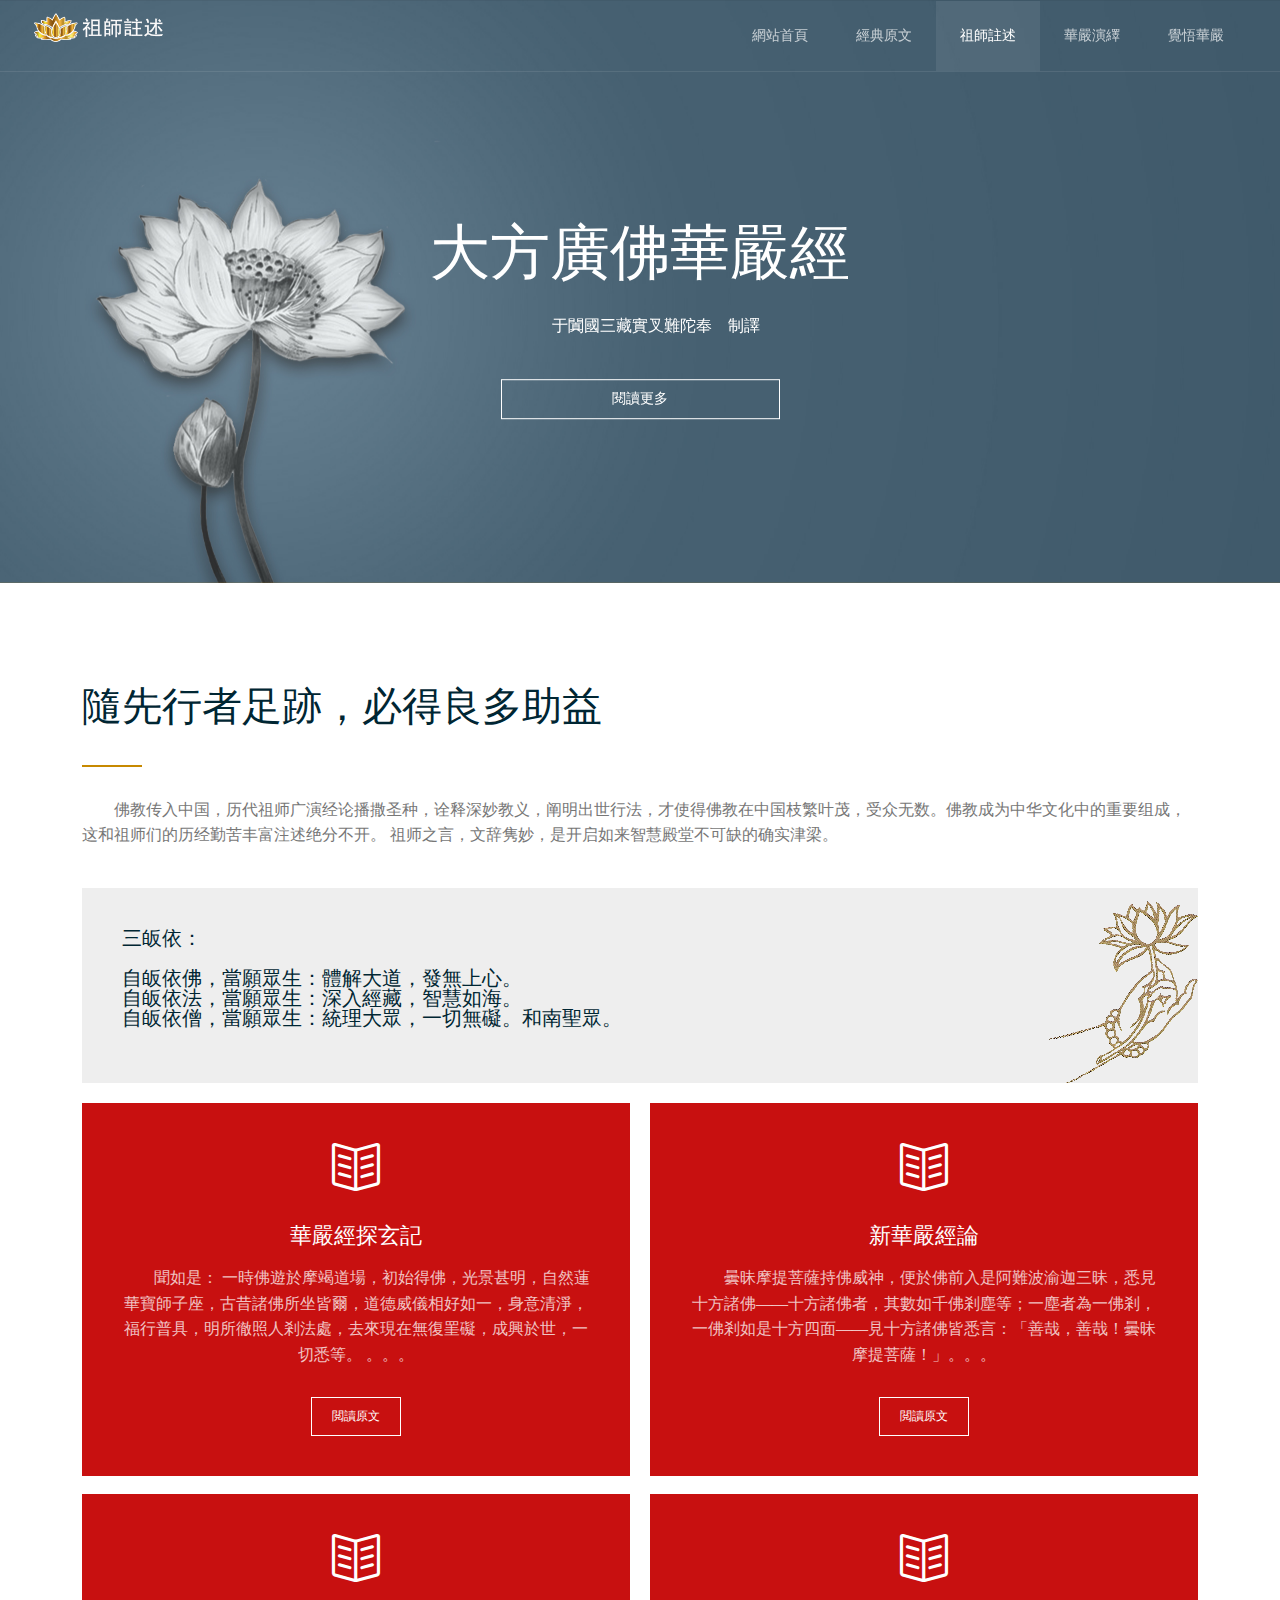
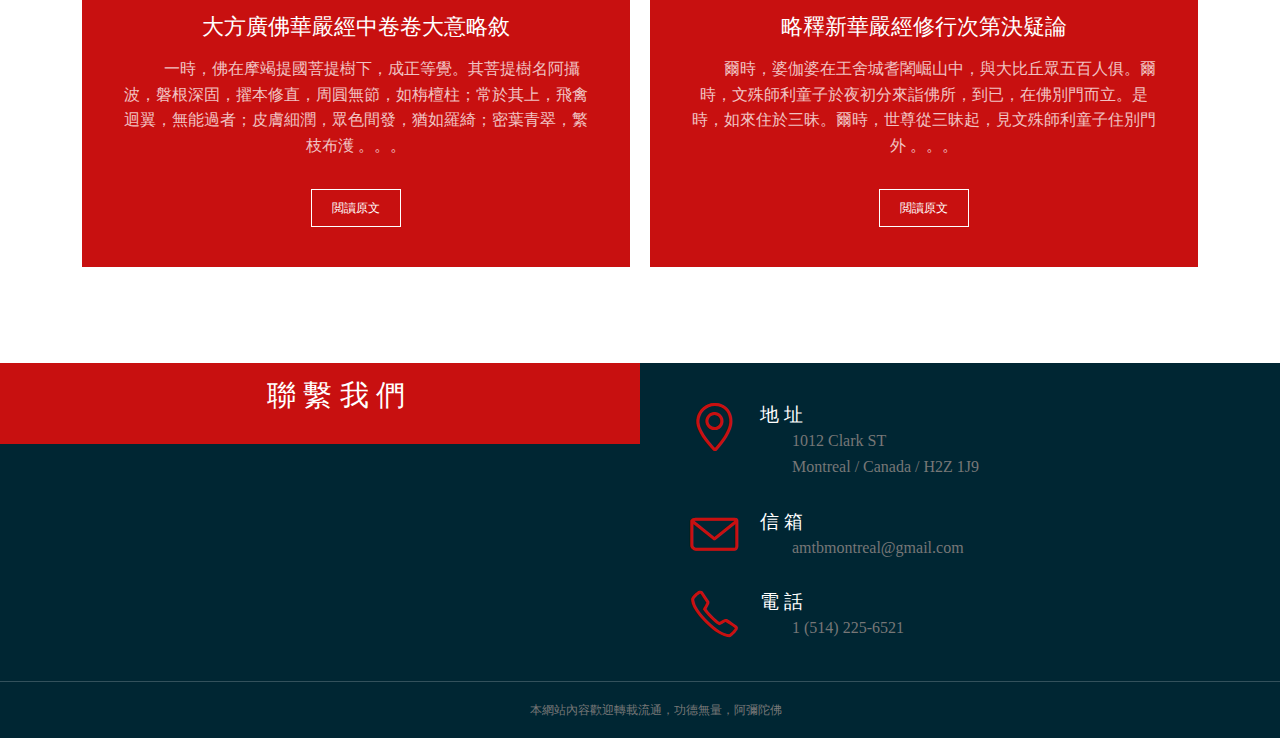
<file: zushi.html>
<!DOCTYPE html>
<html lang="zh-Hant"><!-- InstanceBegin template="/Templates/page.dwt" codeOutsideHTMLIsLocked="false" -->
<head>
<meta charset="UTF-8">
<meta name="viewport" content="width=device-width, initial-scale=1.0" />
<!-- InstanceBeginEditable name="doctitle" -->  
    <title>祖師註述</title>
<meta name="description" content="大方廣佛華嚴經，華嚴經，大方广佛华严经，华严经,覺悟華嚴經，觉悟华严经">
<meta name="keywords" content="大方廣佛華嚴經，華嚴經，大方广佛华严经，华严经，覺悟華嚴經，觉悟华严经">
	<!-- InstanceEndEditable -->
<link rel="stylesheet" href="css/components.css">
<link rel="stylesheet" href="css/icons.css">
<link rel="stylesheet" href="css/responsee.css">
<link rel="stylesheet" href="owl-carousel/owl.carousel.css">
<link rel="stylesheet" href="owl-carousel/owl.theme.css">
<link rel="stylesheet" href="css/template-style.css">
<link href="https://fonts.googleapis.com/css?family=Playfair+Display&subset=latin,latin-ext" rel="stylesheet" type="text/css">
<link href="https://fonts.googleapis.com/css?family=Open+Sans:400,300,700,800&subset=latin,latin-ext" rel="stylesheet" type="text/css">
<script type="text/javascript" src="js/jquery-1.8.3.min.js"></script>
<script type="text/javascript" src="js/jquery-ui.min.js"></script>
</head>

<body class="size-1140">
<!-- HEADER -->
<header role="banner" class="position-absolute"> 
  <!-- Top Navigation -->
  <nav class="background-transparent background-transparent-hightlight full-width sticky"> <!-- InstanceBeginEditable name="logo" -->  
        <div class="s-12 l-2">
          <a href="index.html" class="logo">
            <!-- Logo White Version -->
            <img class="logo-white" src="img/logo2.png" alt="">
            <!-- Logo Dark Version -->
            <img class="logo-dark" src="img/logo-dark2.png" alt="">
          </a>
        </div>
       	<!-- InstanceEndEditable -->
    <div class="top-nav s-12 l-10">
      <p class="nav-text"></p>
      <ul class="right chevron">
        <li><a href="index.html">網站首頁</a></li>
        <li><a href="jingdian.html">經典原文</a></li>
        <li><a href="zushi.html">祖師註述</a></li>
        <li><a href="jingkong.html">華嚴演繹</a></li>
        <li><a href="juewu.html">覺悟華嚴</a></li>
      </ul>
    </div>
  </nav>
</header>

<!-- MAIN -->
<main role="main"> <!-- InstanceBeginEditable name="content" -->
      <!-- Content -->
      <article>
        <header>
        <div class="carousel-default owl-carousel carousel-main carousel-nav-white background-dark text-center">
          <div class="item">
            <div class="s-12">
              <img src="img/header3.jpg" alt="">
              <div class="carousel-content">
                <div class="content-center-vertical line">
                  <div class="margin-top-bottom-80">
                    <!-- Title -->
                    <h1 class="text-white margin-bottom-30 text-size-60 text-m-size-30 text-line-height-1"><br>大方廣佛華嚴經</h1>
                    <div class="s-12 m-10 l-8 center"><p class="text-white text-size-14 margin-bottom-40">于闐國三藏實叉難陀奉　制譯</p></div>
                    <div class="line">
                      <div class="s-12 m-12 l-3 center">
                        <a class="button button-white-stroke s-12" href="jingdian.html">閱讀更多</a>
                      </div>       
                    </div>  
                  </div>
                </div>
              </div>
            </div>
          </div>              
        </div>               
      </header> 
        <section class="section background-white">
          <div class="line">
            <h2 class="text-size-40 margin-bottom-30">隨先行者足跡，必得良多助益</h2>
            <hr class="break-small background-dark margin-bottom-30">
			<p class="margin-bottom-40">
              佛教传入中国，历代祖师广演经论播撒圣种，诠释深妙教义，阐明出世行法，才使得佛教在中国枝繁叶茂，受众无数。佛教成为中华文化中的重要组成，这和祖师们的历经勤苦丰富注述绝分不开。
祖师之言，文辞隽妙，是开启如来智慧殿堂不可缺的确实津梁。
            </p>
			<blockquote class="margin-top-bottom-20 lotus">
          <h3 class="text-size-20 text-line-height-1 margin-bottom-15">三皈依：<br><br>
			  自皈依佛，當願眾生：體解大道，發無上心。<br>
自皈依法，當願眾生：深入經藏，智慧如海。<br>
自皈依僧，當願眾生：統理大眾，一切無礙。和南聖眾。</h3></blockquote>           
          </div>   
          <div class="line text-center">
            <div class="margin">
              <div class="s-12 m-12 l-6 margin-m-bottom">
                <div class="padding-2x background-primary">
                  <a href="pages/zushi/zs_z1.html"><i class="icon-sli-book-open icon3x text-white margin-bottom-30"></i></a>
                  <a href="pages/zushi/zs_z1.html"><h2 class="text-thin">華嚴經探玄記</h2></a>
                  <p class="margin-bottom-30">聞如是：
		  一時佛遊於摩竭道場，初始得佛，光景甚明，自然蓮華寶師子座，古昔諸佛所坐皆爾，道德威儀相好如一，身意清淨，福行普具，明所徹照人剎法處，去來現在無復罣礙，成興於世，一切悉等。 。。。</p>
                  <a class="button button-white-stroke text-size-12" href="pages/zushi/zs_z1.html">閲讀原文</a>
                </div>
              </div>
              <div class="s-12 m-12 l-6 margin-m-bottom">
                <div class="padding-2x background-primary">
                  <i class="icon-sli-book-open icon3x text-white margin-bottom-30"></i>
                  <h2 class="text-thin">新華嚴經論</h2>
                  <p class="margin-bottom-30">曇昧摩提菩薩持佛威神，便於佛前入是阿難波渝迦三昧，悉見十方諸佛——十方諸佛者，其數如千佛剎塵等；一塵者為一佛剎，一佛剎如是十方四面——見十方諸佛皆悉言：「善哉，善哉！曇昧摩提菩薩！」。。。</p>
                  <a class="button button-white-stroke text-size-12" href="">閲讀原文</a>
                </div>
              </div>              
            </div>
          </div>
		  <br>	
		  <div class="line text-center">
            <div class="margin">              
              <div class="s-12 m-12 l-6 margin-m-bottom">
                <div class="padding-2x background-primary">
                  <i class="icon-sli-book-open icon3x text-white margin-bottom-30"></i>
                  <h2 class="text-thin">大方廣佛華嚴經中卷卷大意略敘</h2>
                  <p class="margin-bottom-30">一時，佛在摩竭提國菩提樹下，成正等覺。其菩提樹名阿攝波，磐根深固，擢本修直，周圓無節，如栴檀柱；常於其上，飛禽迴翼，無能過者；皮膚細潤，眾色間發，猶如羅綺；密葉青翠，繁枝布濩 。。。</p>
                  <a class="button button-white-stroke text-size-12" href="">閲讀原文</a>
                </div>
              </div>
              <div class="s-12 m-12 l-6 margin-m-bottom">
                <div class="padding-2x background-primary">
                  <i class="icon-sli-book-open icon3x text-white margin-bottom-30"></i>
                  <h2 class="text-thin">略釋新華嚴經修行次第決疑論</h2>
                  <p class="margin-bottom-30">爾時，婆伽婆在王舍城耆闍崛山中，與大比丘眾五百人俱。爾時，文殊師利童子於夜初分來詣佛所，到已，在佛別門而立。是時，如來住於三昧。爾時，世尊從三昧起，見文殊師利童子住別門外 。。。</p>
                  <a class="button button-white-stroke text-size-12" href="">閲讀原文</a>
                </div>
              </div>
            </div>
          </div>	
        </section> 
      </article>
	  <!-- InstanceEndEditable --> </main>

<!-- FOOTER -->
<footer> 
  <!-- Main Footer -->
  <section class="background-dark-footer full-width"> 
    <!-- Map -->
    <div class="s-12 m-12 l-6 margin-m-bottom-2x background-primary padding text-center">
      <p class="h1">聯 繫 我 們</p>
    </div>
    
    <!-- Collumn 2 -->
    <div class="s-12 m-12 l-6 margin-m-bottom-2x">
      <div class="padding-2x">
        <div class="line">
          <div class="float-left"> <i class="icon-sli-location-pin text-primary icon3x"></i> </div>
          <div class="margin-left-70 margin-bottom-30">
            <h3 class="margin-bottom-0">地 址</h3>
            <p>1012 Clark ST</p>
            <p>Montreal / Canada / H2Z 1J9</p>
          </div>
          <div class="float-left"> <i class="icon-sli-envelope text-primary icon3x"></i> </div>
          <div class="margin-left-70 margin-bottom-30">
            <h3 class="margin-bottom-0">信 箱</h3>
            <p>amtbmontreal@gmail.com<br>
            </p>
          </div>
          <div class="float-left"> <i class="icon-sli-phone text-primary icon3x"></i> </div>
          <div class="margin-left-70">
            <h3 class="margin-bottom-0">電 話</h3>
            <p>1 (514) 225-6521</p>
          </div>
        </div>
      </div>
    </div>
  </section>
  <hr class="break margin-top-bottom-0" style="border-color: rgba(0, 38, 51, 0.80);">
  
  <!-- Bottom Footer -->
  <section class="padding background-dark-footer full-width">
    <div class="s-12">
      <p class="text-size-12  text-center">本網站內容歡迎轉載流通，功德無量，阿彌陀佛</p>
    </div>
  </section>
</footer>
<script type="text/javascript" src="js/responsee.js"></script> 
<script type="text/javascript" src="owl-carousel/owl.carousel.js"></script> 
<script type="text/javascript" src="js/template-scripts.js"></script>
</body>
<!-- InstanceEnd --></html>
</file>
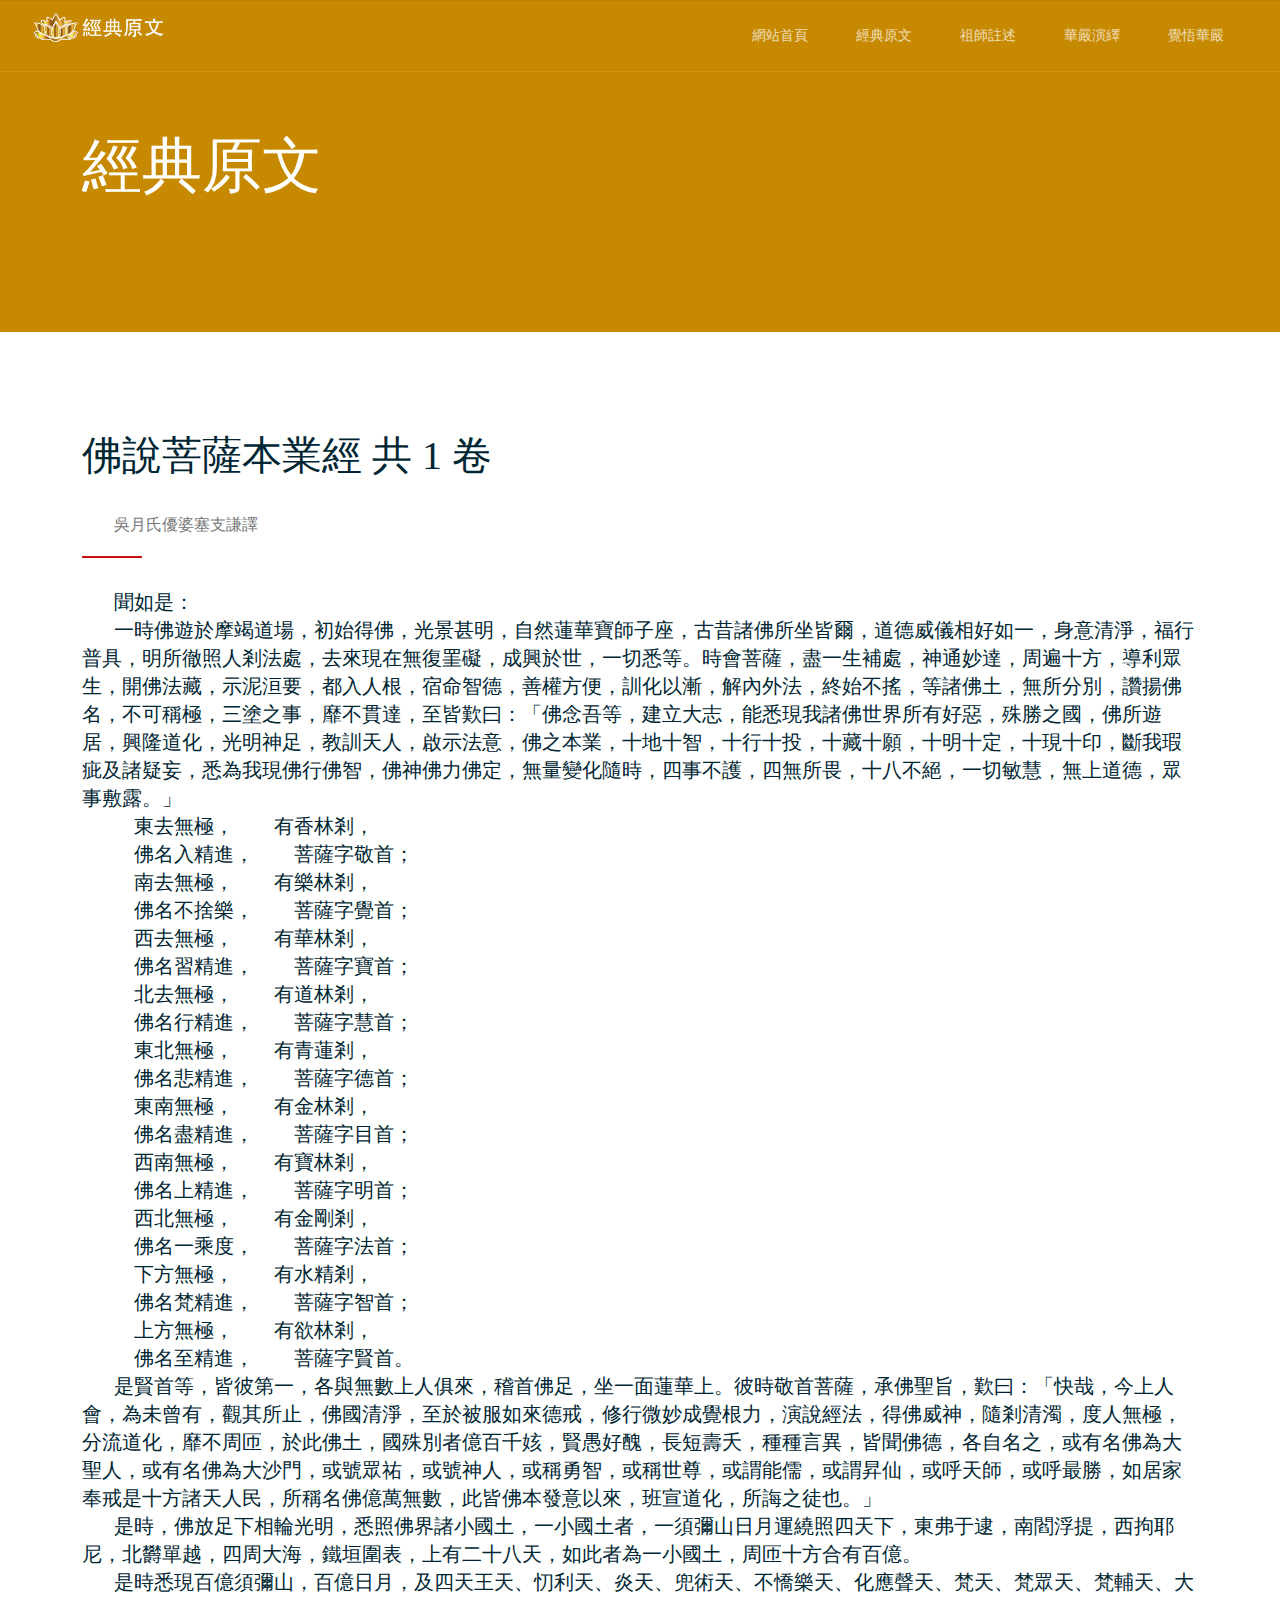
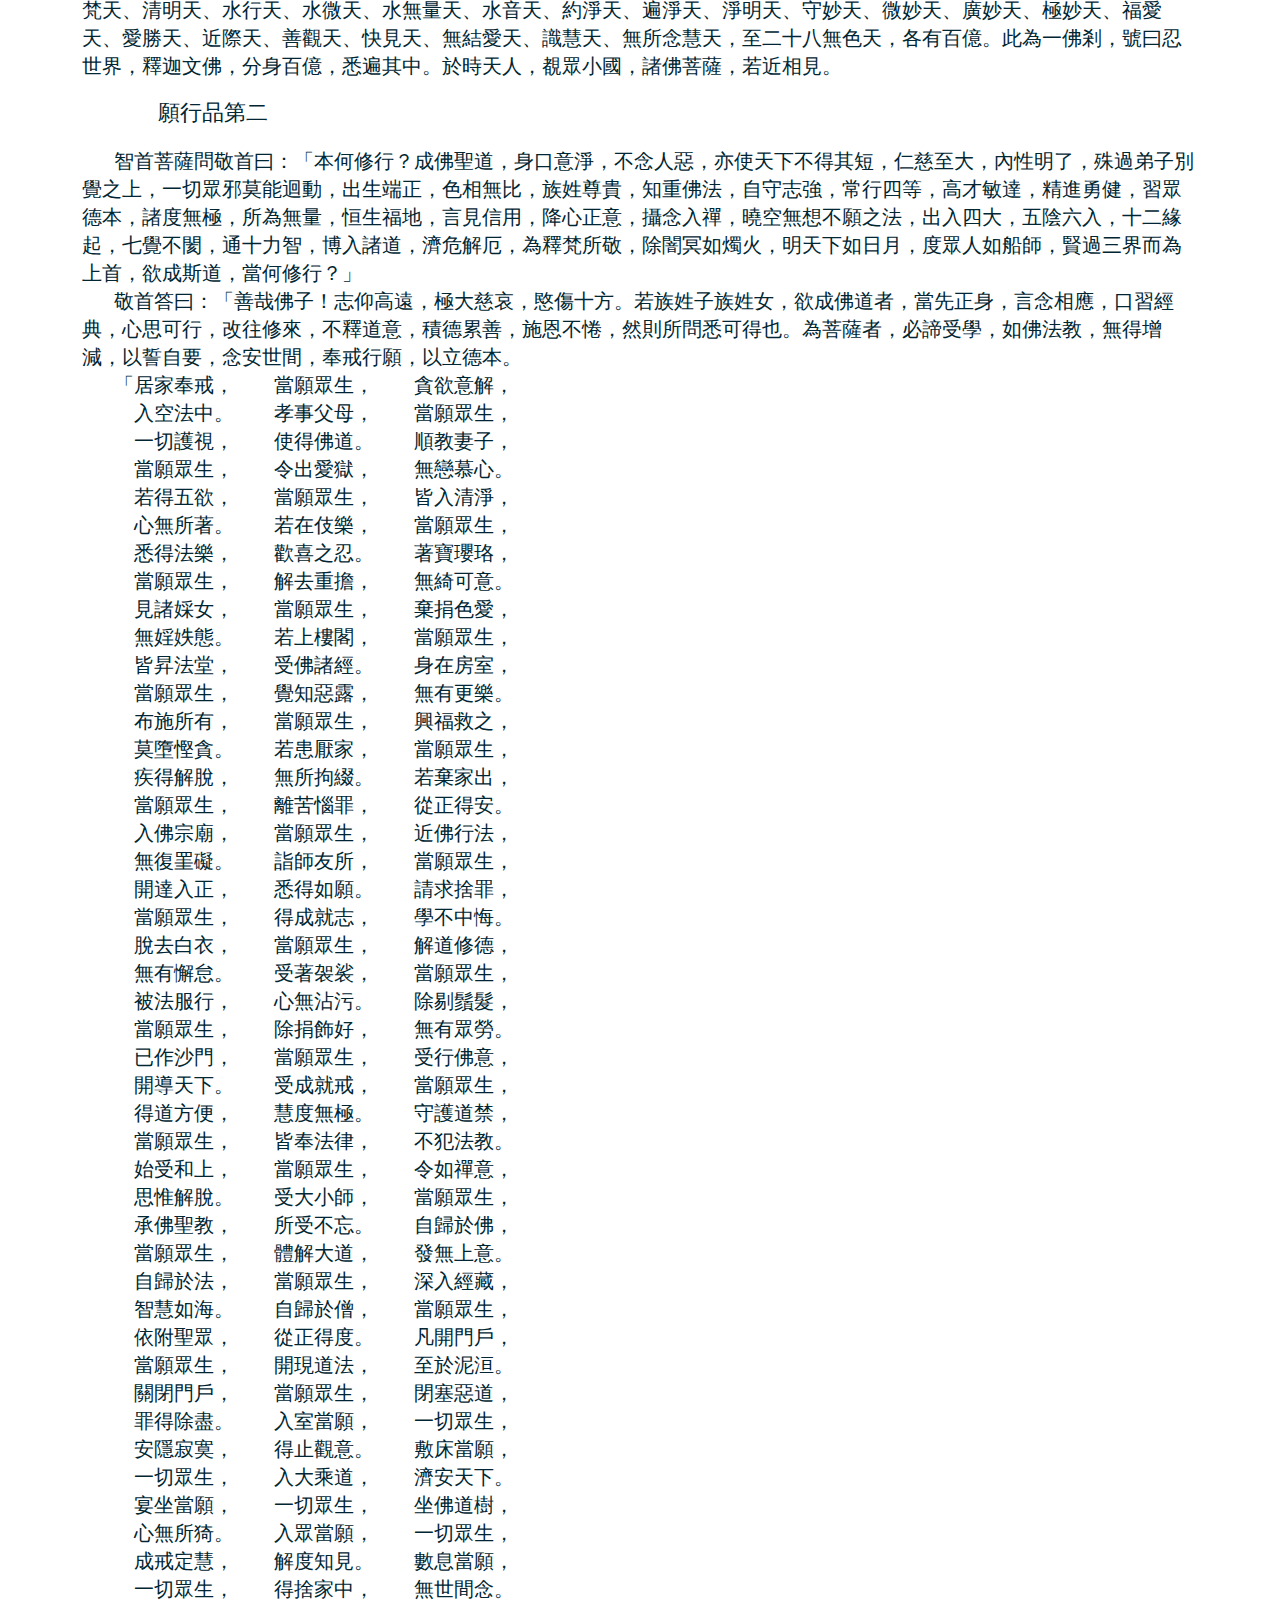
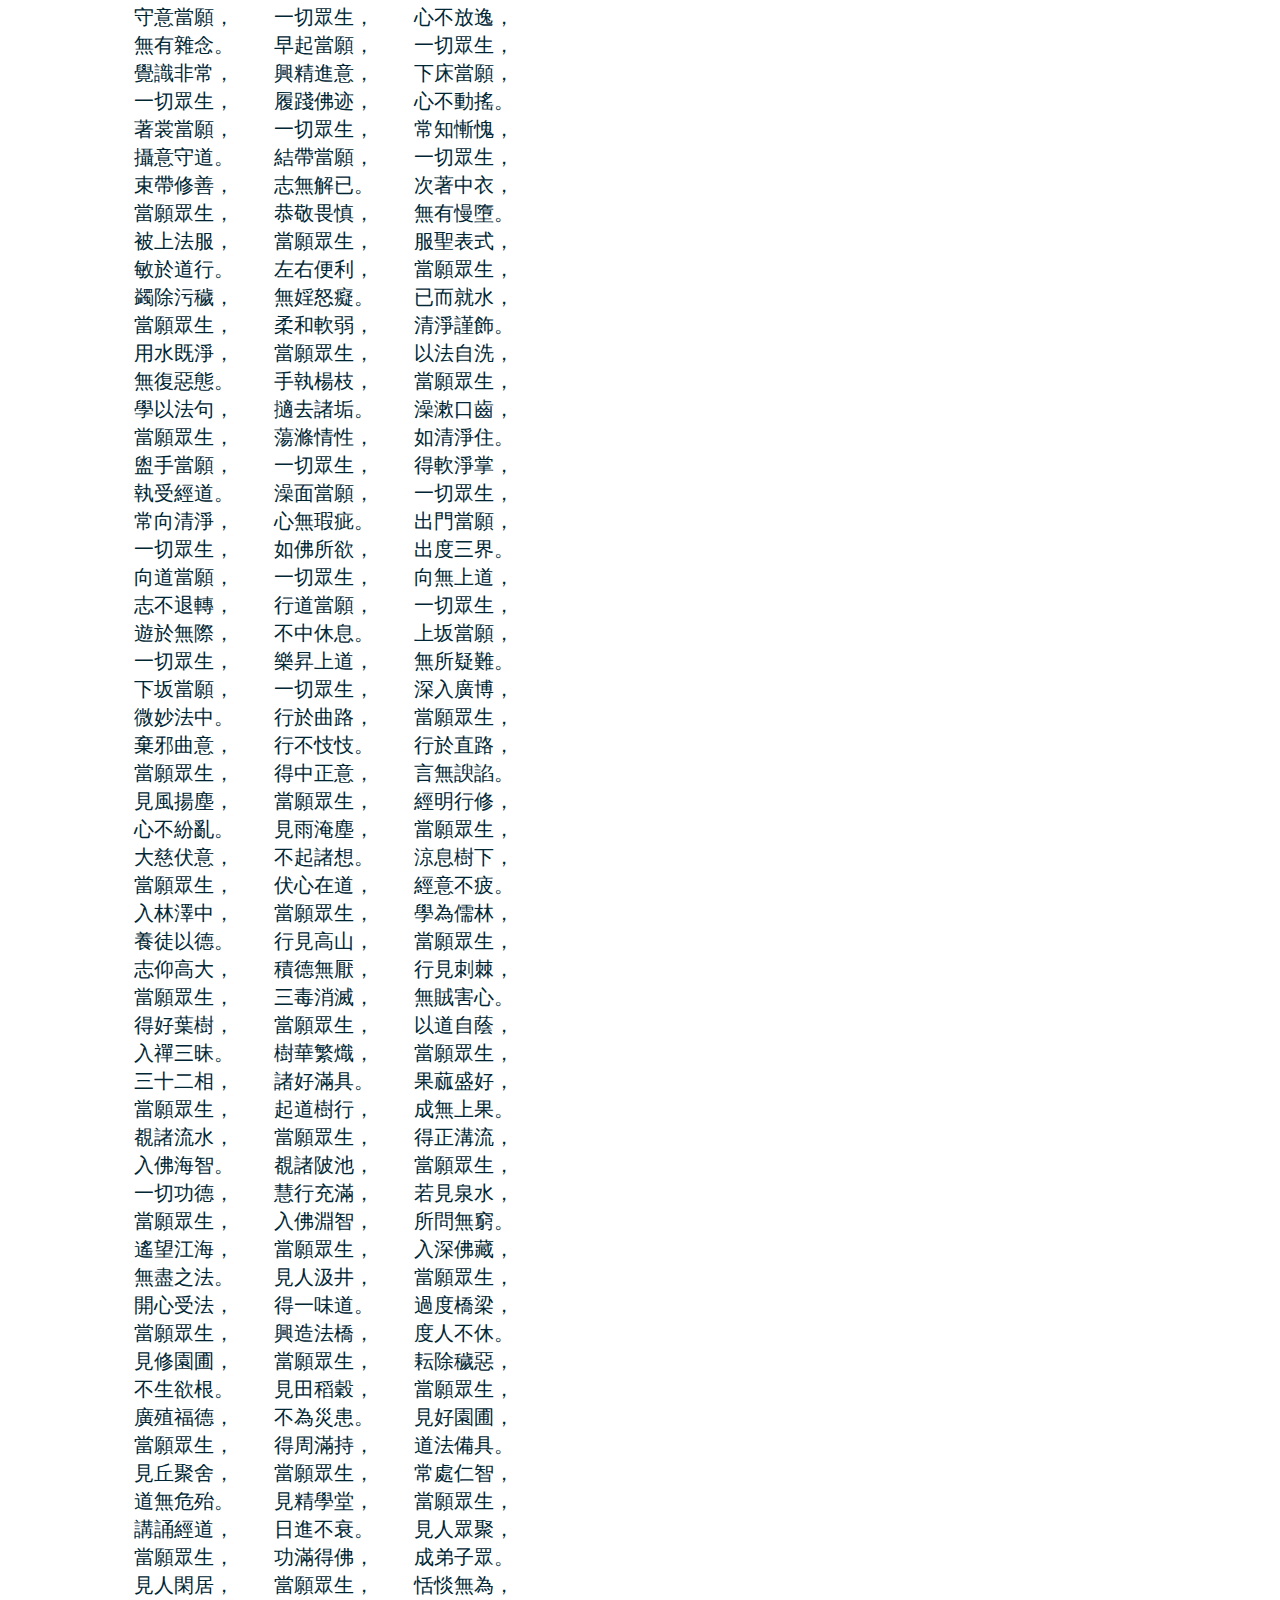
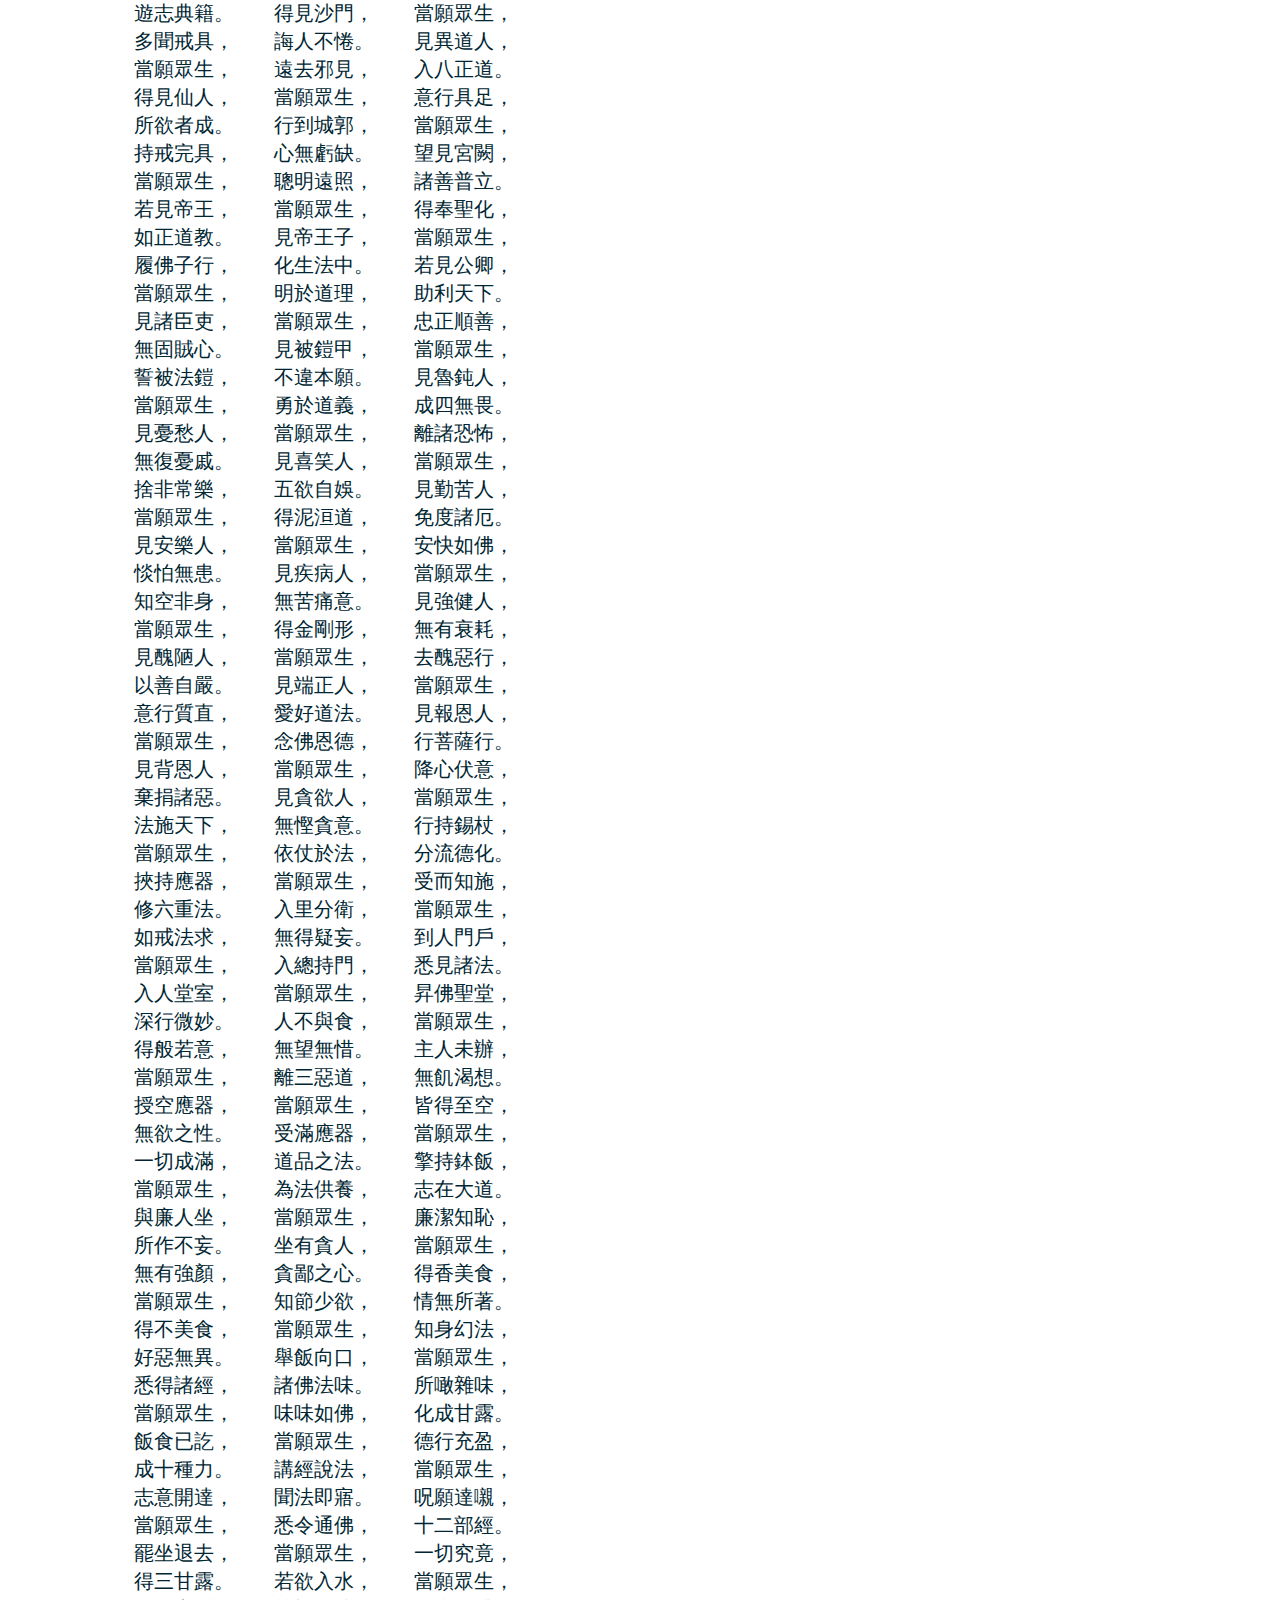
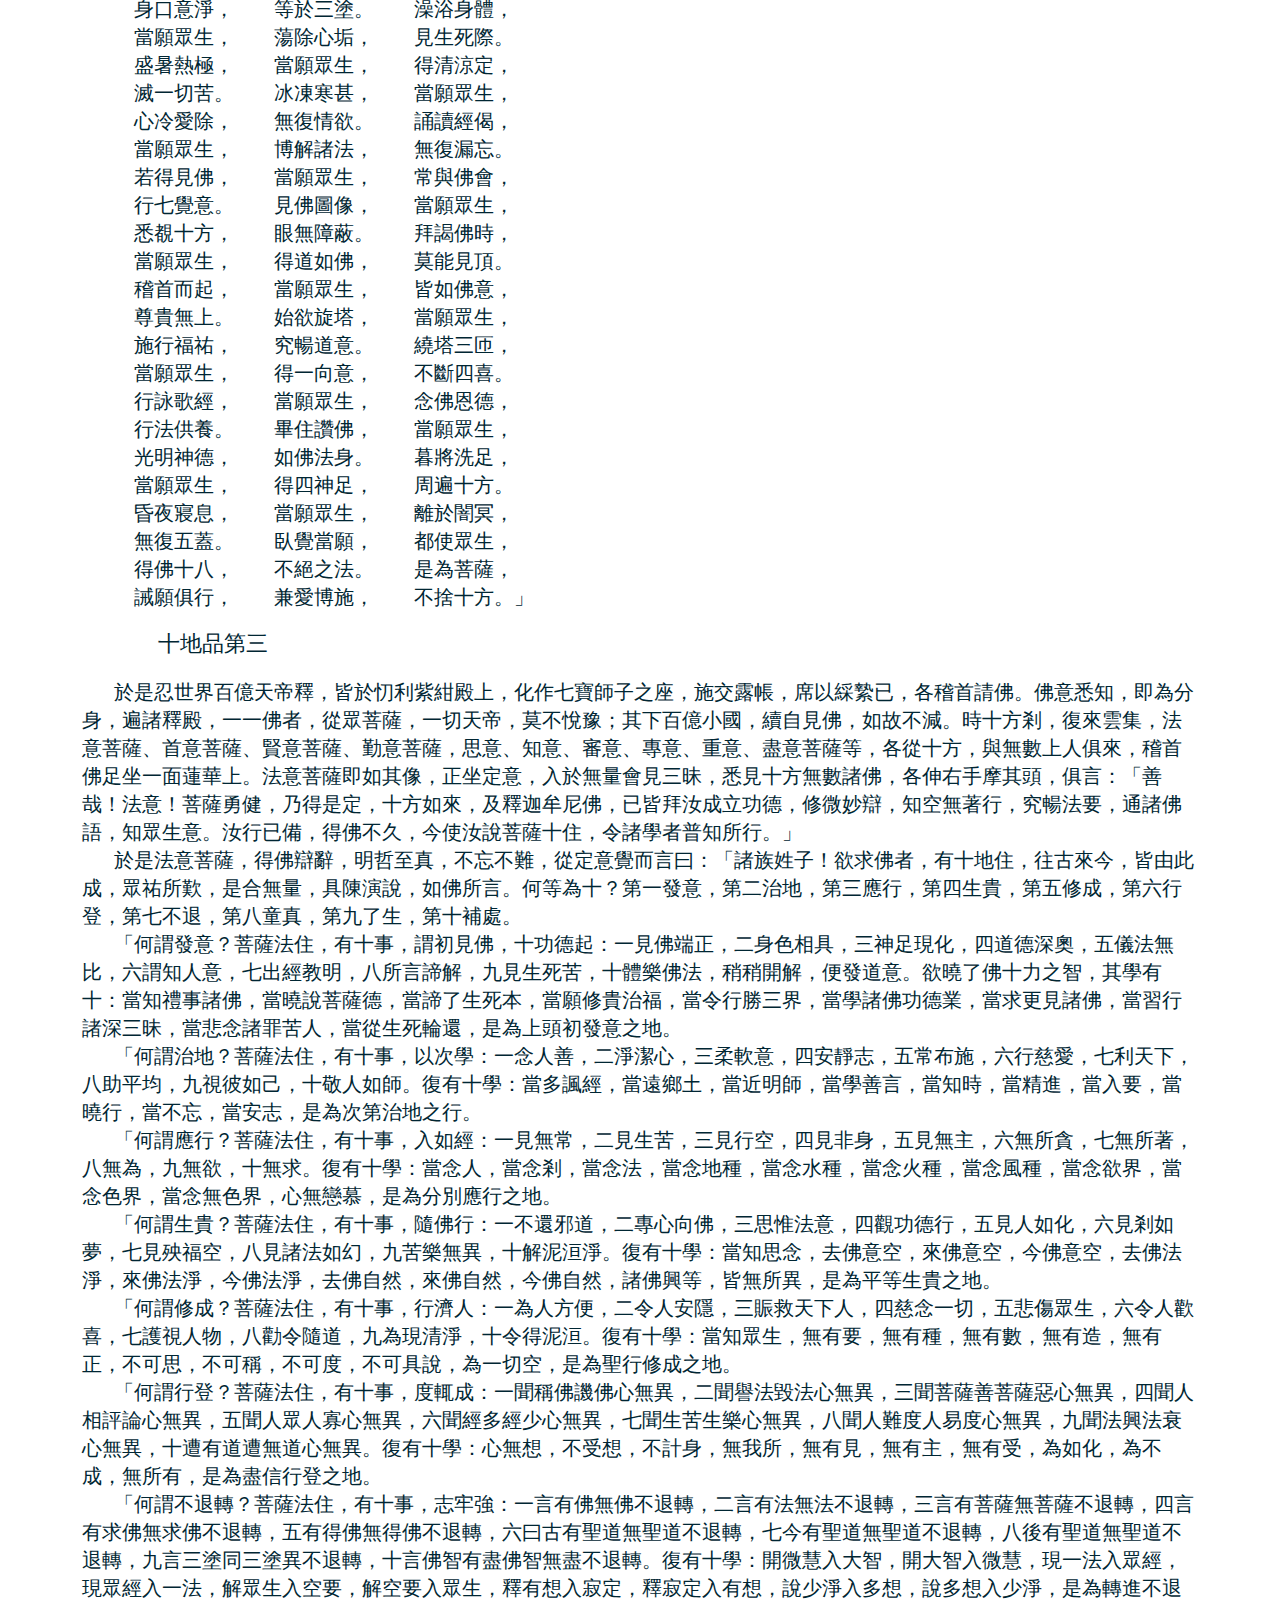
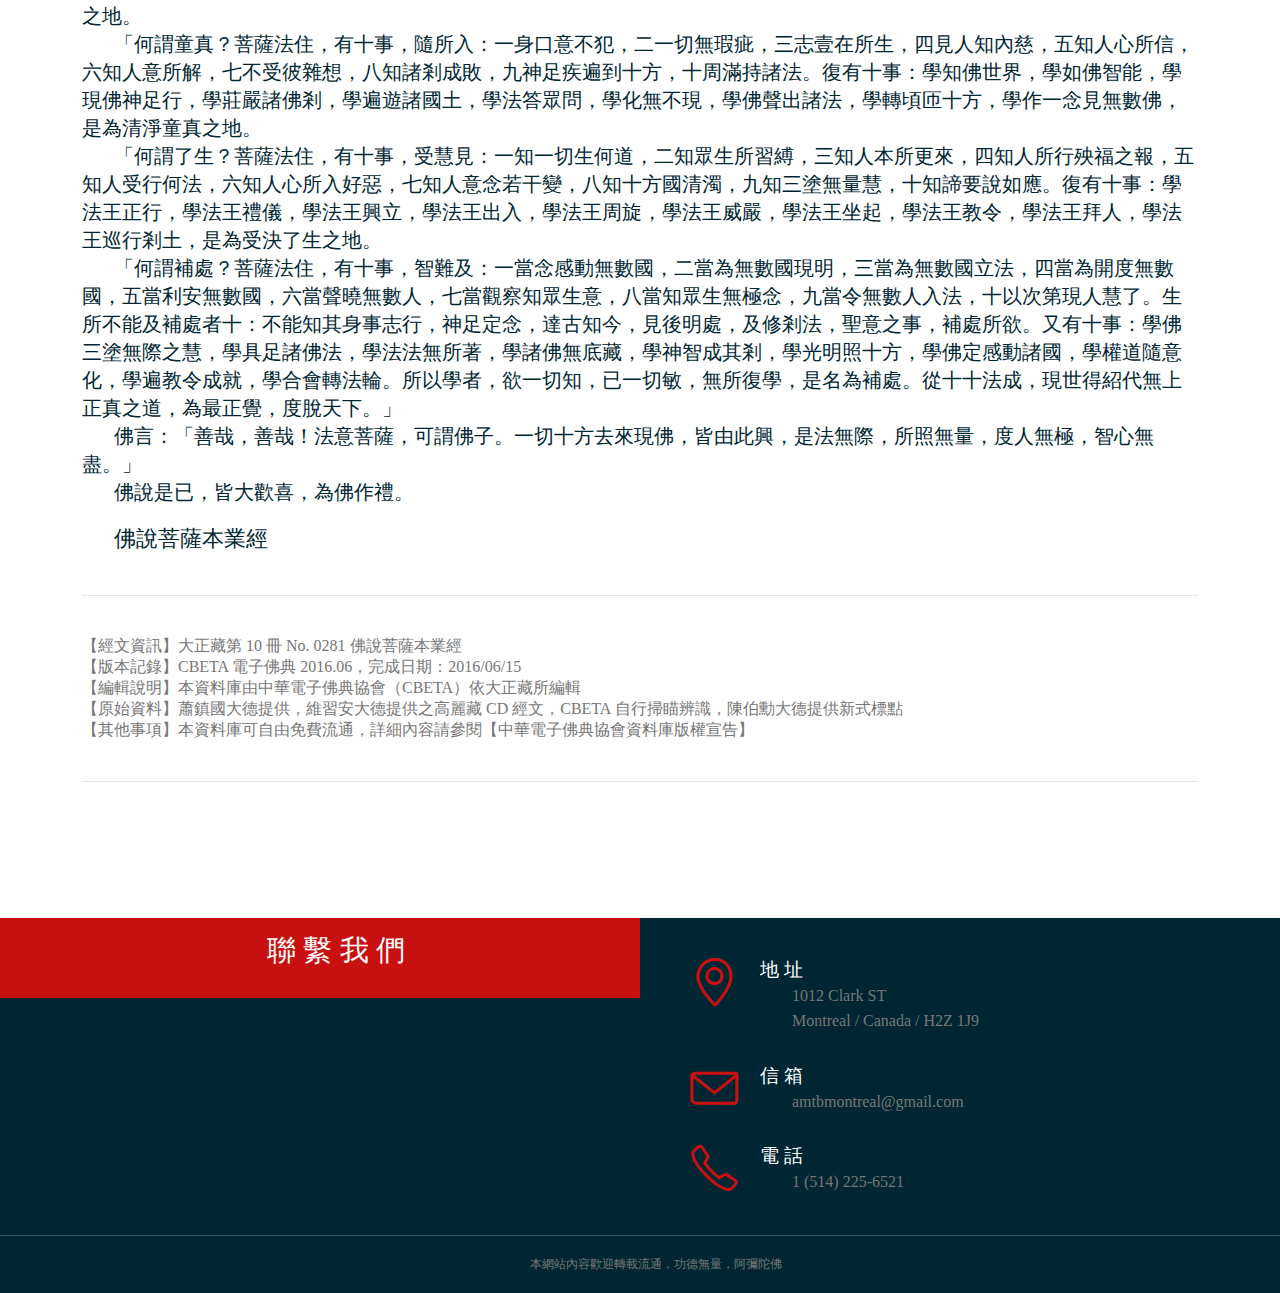
<file: pages/jingdian/jd_j1.html>
<!DOCTYPE html>
<html lang="zh-Hant"><!-- InstanceBegin template="/Templates/page.dwt" codeOutsideHTMLIsLocked="false" -->
<head>
<meta charset="UTF-8">
<meta name="viewport" content="width=device-width, initial-scale=1.0" />
<!-- InstanceBeginEditable name="doctitle" -->  
    <title>大方廣佛華嚴經</title>
	<!-- InstanceEndEditable -->
<link rel="stylesheet" href="../../css/components.css">
<link rel="stylesheet" href="../../css/icons.css">
<link rel="stylesheet" href="../../css/responsee.css">
<link rel="stylesheet" href="../../owl-carousel/owl.carousel.css">
<link rel="stylesheet" href="../../owl-carousel/owl.theme.css">
<link rel="stylesheet" href="../../css/template-style.css">
<link href="https://fonts.googleapis.com/css?family=Playfair+Display&subset=latin,latin-ext" rel="stylesheet" type="text/css">
<link href="https://fonts.googleapis.com/css?family=Open+Sans:400,300,700,800&subset=latin,latin-ext" rel="stylesheet" type="text/css">
<script type="text/javascript" src="../../js/jquery-1.8.3.min.js"></script>
<script type="text/javascript" src="../../js/jquery-ui.min.js"></script>
</head>

<body class="size-1140">
<!-- HEADER -->
<header role="banner" class="position-absolute"> 
  <!-- Top Navigation -->
  <nav class="background-transparent background-transparent-hightlight full-width sticky"> <!-- InstanceBeginEditable name="logo" -->  
        <div class="s-12 l-2">
          <a href="../../index.html" class="logo">
            <!-- Logo White Version -->
            <img class="logo-white" src="../../img/logo3.png" alt="">
            <!-- Logo Dark Version -->
            <img class="logo-dark" src="../../img/logo-dark3.png" alt="">
          </a>
        </div>
       	<!-- InstanceEndEditable -->
    <div class="top-nav s-12 l-10">
      <p class="nav-text"></p>
      <ul class="right chevron">
        <li><a href="../../index.html">網站首頁</a></li>
        <li><a href="../../jingdian.html">經典原文</a></li>
        <li><a href="../../zushi.html">祖師註述</a></li>
        <li><a href="../../jingkong.html">華嚴演繹</a></li>
        <li><a href="../../juewu.html">覺悟華嚴</a></li>
      </ul>
    </div>
  </nav>
</header>

<!-- MAIN -->
<main role="main"> <!-- InstanceBeginEditable name="content" -->
      <!-- Content -->
       <!-- Content -->
      <article>
		<header class="section background-dark">
          <div class="line">        
            <a href="../../jingdian.html"><h1 class="text-white margin-top-bottom-40 text-size-60 text-line-height-1">經典原文</h1></a>        
          </div>  
        </header> 
          <div class="section background-white">
      <div class="line">
        <h2 class="text-size-40 margin-bottom-30">佛說菩薩本業經 共 1 卷</h2>
		  <p class="margin-bottom-0 text-size-16">吳月氏優婆塞支謙譯</p>
        <hr class="break-small background-primary margin-bottom-30">
        <p class="text-size-20 text-dark">聞如是：</p>
		  <p class="text-size-20 text-dark">一時佛遊於摩竭道場，初始得佛，光景甚明，自然蓮華寶師子座，古昔諸佛所坐皆爾，道德威儀相好如一，身意清淨，福行普具，明所徹照人剎法處，去來現在無復罣礙，成興於世，一切悉等。時會菩薩，盡一生補處，神通妙達，周遍十方，導利眾生，開佛法藏，示泥洹要，都入人根，宿命智德，善權方便，訓化以漸，解內外法，終始不搖，等諸佛土，無所分別，讚揚佛名，不可稱極，三塗之事，靡不貫達，至皆歎曰：「佛念吾等，建立大志，能悉現我諸佛世界所有好惡，殊勝之國，佛所遊居，興隆道化，光明神足，教訓天人，啟示法意，佛之本業，十地十智，十行十投，十藏十願，十明十定，十現十印，斷我瑕疵及諸疑妄，悉為我現佛行佛智，佛神佛力佛定，無量變化隨時，四<span class="corr" title="[時&gt;事] cf.【麗】">事</span>不護，四無所畏，十八不絕，一切敏慧，無上道德，眾事敷露。」</p>
		  <p class="text-size-20 text-dark">　<span class="lg">東去無極，　　有香林剎，<p class="text-size-20 text-dark">　佛名入精進，　　菩薩字敬首；<p class="text-size-20 text-dark">　南去無極，　　有樂林剎，<p class="text-size-20 text-dark">　佛名不捨樂，　　菩薩字覺首；<p class="text-size-20 text-dark">　西去無極，　　有華林剎，<p class="text-size-20 text-dark">　佛名習精進，　　菩薩字寶首；<p class="text-size-20 text-dark">　北去無極，　　有道林剎，<p class="text-size-20 text-dark">　佛名行精進，　　菩薩字慧首；<p class="text-size-20 text-dark">　東北無極，　　有青蓮剎，<p class="text-size-20 text-dark">　佛名悲精進，　　菩薩字德首；<p class="text-size-20 text-dark">　東南無極，　　有金林剎，<p class="text-size-20 text-dark">　佛名盡精進，　　菩薩字目首；<p class="text-size-20 text-dark">　西南無極，　　有寶林剎，<p class="text-size-20 text-dark">　佛名上精進，　　菩薩字明首；<p class="text-size-20 text-dark">　西北無極，　　有金剛剎，<p class="text-size-20 text-dark">　佛名一乘度，　　菩薩字法首；<p class="text-size-20 text-dark">　下方無極，　　有水精剎，<p class="text-size-20 text-dark">　佛名梵精進，　　菩薩字智首；<p class="text-size-20 text-dark">　上方無極，　　有欲林剎，<p class="text-size-20 text-dark">　佛名至精進，　　菩薩字賢首。</p></span><p class="text-size-20 text-dark">是賢首等，皆彼第一，各與無數上人俱來，稽首佛足，坐一面蓮華上。彼時敬首菩薩，承佛聖旨，歎曰：「快哉，今上人會，為未曾有，觀其所止，佛國清淨，至於被服如來德戒，修行微妙成覺根力，演說經法，得佛威神，隨剎清濁，度人無極，分流道化，靡不周匝，於此佛土，國殊別者億百千&#x59DF;，賢愚好醜，長短壽夭，種種言異，皆聞佛德，各自名之，或有名佛為大聖人，或有名佛為大沙門，或號眾祐，或號神人，或稱勇智，或稱世尊，或謂能儒，或謂昇仙，或呼天師，或呼最勝，如居家奉戒是十方諸天人民，所稱名佛億萬無數，此皆佛本發意以來，班宣道化，所誨之徒也。」</p><p class="text-size-20 text-dark">是時，佛放足下相輪光明，悉照佛界諸小國土，一小國土者，一須彌山日月運繞照四天下，東弗于逮，南閻浮提，西拘耶尼，北&#x6B1D;單越，四周大海，鐵垣圍表，上有二十八天，如此者為一小國土，周匝十方合有百億。</p><p class="text-size-20 text-dark">是時悉現百億須彌山，百億日月，及四天王天、忉利天、炎天、兜術天、不憍樂天、化應聲天、梵天、梵眾天、梵輔天、大梵天、清明天、水行天、水微天、水無量天、水音天、約淨天、遍淨天、淨明天、守妙天、微妙天、廣妙天、極妙天、福愛天、愛勝天、近際天、善觀天、快見天、無結愛天、識慧天、無所念慧天，至二十八無色天，各有百億。此為一佛剎，號曰忍世界，釋迦文佛，分身百億，悉遍其中。於時天人，&#x89A9;眾小國，諸佛菩薩，若近相見。</p><br>
		  <p class="text-size-22 text-dark" style="margin-left: 2em">願行品第二</p><br><p class="text-size-20 text-dark">智首菩薩問敬首曰：「本何修行？成佛聖道，身口意淨，不念人惡，亦使天下不得其短，仁慈至大，內性明了，殊過弟子別覺之上，一切眾邪莫能迴動，出生端正，色相無比，族姓尊貴，知重佛法，自守志強，常行四等，高才敏達，精進勇健，習眾德本，諸度無極，所為無量，恒生福地，言見信用，降心正意，攝念入禪，曉空無想不願之法，出入四大，五陰六入，十二緣起，七覺不閡，通十力智，博入諸道，濟危解厄，為釋梵所敬，除闇冥如燭火，明天下如日月，度眾人如船師，賢過三界而為上首，欲成斯道，當何修行？」</p><p class="text-size-20 text-dark">敬首答曰：「善哉佛子！志仰高遠，極大慈哀，愍傷十方。若族姓子族姓女，欲成佛道者，當先正身，言念相應，口習經典，心思可行，改往修來，不釋道意，積德累善，施恩不惓，然則所問悉可得也。為菩薩者，必諦受學，如佛法教，無得增減，以誓自要，念安世間，奉戒行願，以立德本。</p>
		  <p class="text-size-20 text-dark"><span class="lg">「居家奉戒，　　當願眾生，　　貪欲意解，<p class="text-size-20 text-dark">　入空法中。　　孝事父母，　　當願眾生，<p class="text-size-20 text-dark">　一切護視，　　使得佛道。　　順教妻子，<p class="text-size-20 text-dark">　當願眾生，　　令出愛獄，　　無戀慕心。<p class="text-size-20 text-dark">　若得五欲，　　當願眾生，　　皆入清淨，<p class="text-size-20 text-dark">　心無所著。　　若在伎樂，　　當願眾生，<p class="text-size-20 text-dark">　悉得法樂，　　歡喜之忍。　　著寶瓔珞，<p class="text-size-20 text-dark">　當願眾生，　　解去重擔，　　<span class="corr" title="[諸&gt;無] cf.【麗】">無</span>綺可意。<p class="text-size-20 text-dark">　見諸婇女，　　當願眾生，　　棄捐色愛，<p class="text-size-20 text-dark">　無婬&#x59B7;態。　　若上樓閣，　　當願眾生，<p class="text-size-20 text-dark">　皆昇法堂，　　受佛諸經。　　身在房室，<p class="text-size-20 text-dark">　當願眾生，　　覺知惡露，　　無有更樂。<p class="text-size-20 text-dark">　布施所有，　　當願眾生，　　興福救之，<p class="text-size-20 text-dark">　莫墮慳貪。　　若患厭家，　　當願眾生，<p class="text-size-20 text-dark">　疾得解脫，　　無所拘綴。　　若棄家出，<p class="text-size-20 text-dark">　當願眾生，　　離苦惱罪，　　從正得安。<p class="text-size-20 text-dark">　入佛宗廟，　　當願眾生，　　近佛行法，<p class="text-size-20 text-dark">　無復罣礙。　　詣師友所，　　當願眾生，<p class="text-size-20 text-dark">　開達入正，　　悉得如願。　　請求捨罪，<p class="text-size-20 text-dark">　當願眾生，　　得成就志，　　學不中悔。<p class="text-size-20 text-dark">　脫去白衣，　　當願眾生，　　解道修德，<p class="text-size-20 text-dark">　無有懈怠。　　受著袈裟，　　當願眾生，<p class="text-size-20 text-dark">　被法服行，　　心無沾污。　　除剔鬚髮，<p class="text-size-20 text-dark">　當願眾生，　　除捐飾好，　　無有眾勞。<p class="text-size-20 text-dark">　已作沙門，　　當願眾生，　　受行佛意，<p class="text-size-20 text-dark">　開導天下。　　受成就戒，　　當願眾生，<p class="text-size-20 text-dark">　得道方便，　　慧度無極。　　守護道禁，<p class="text-size-20 text-dark">　當願眾生，　　皆奉法律，　　不犯法教。<p class="text-size-20 text-dark">　始受和上，　　當願眾生，　　令如禪意，<p class="text-size-20 text-dark">　思惟解脫。　　受大小師，　　當願眾生，<p class="text-size-20 text-dark">　承佛聖教，　　所受不忘。　　自歸於佛，<p class="text-size-20 text-dark">　當願眾生，　　體解大道，　　發無上意。<p class="text-size-20 text-dark">　自歸於法，　　當願眾生，　　深入經藏，<p class="text-size-20 text-dark">　智慧如海。　　自歸於僧，　　當願眾生，<p class="text-size-20 text-dark">　依附聖眾，　　從正得度。　　凡開門戶，<p class="text-size-20 text-dark">　當願眾生，　　開現道法，　　至於泥洹。<p class="text-size-20 text-dark">　關閉門戶，　　當願眾生，　　閉塞惡道，<p class="text-size-20 text-dark">　罪得除盡。　　入室當願，　　一切眾生，<p class="text-size-20 text-dark">　安隱寂寞，　　得止觀意。　　敷床當願，<p class="text-size-20 text-dark">　一切眾生，　　入大乘道，　　濟安天下。<p class="text-size-20 text-dark">　宴坐當願，　　一切眾生，　　坐佛道樹，<p class="text-size-20 text-dark">　心無所猗。　　入眾當願，　　一切眾生，<p class="text-size-20 text-dark">　成戒定慧，　　解度知見。　　數息當願，<p class="text-size-20 text-dark">　一切眾生，　　得捨家中，　　無世間念。<p class="text-size-20 text-dark">　守意當願，　　一切眾生，　　心不放逸，<p class="text-size-20 text-dark">　無有雜念。　　早起當願，　　一切眾生，<p class="text-size-20 text-dark">　覺識非常，　　興精進意，　　下床當願，<p class="text-size-20 text-dark">　一切眾生，　　履踐佛&#x8FF9;，　　心不動搖。<p class="text-size-20 text-dark">　著裳當願，　　一切眾生，　　常知慚愧，<p class="text-size-20 text-dark">　攝意守道。　　結帶當願，　　一切眾生，<p class="text-size-20 text-dark">　束帶修善，　　志無解已。　　次著中衣，<p class="text-size-20 text-dark">　當願眾生，　　恭敬畏慎，　　無有慢墮。<p class="text-size-20 text-dark">　被上法服，　　當願眾生，　　服聖表式，<p class="text-size-20 text-dark">　敏於道行。　　左右便利，　　當願眾生，<p class="text-size-20 text-dark">　蠲除污穢，　　無婬怒癡。　　已而就水，<p class="text-size-20 text-dark">　當願眾生，　　柔和軟弱，　　清淨謹飾。<p class="text-size-20 text-dark">　用水既淨，　　當願眾生，　　以法自洗，<p class="text-size-20 text-dark">　無復惡態。　　手執楊枝，　　當願眾生，<p class="text-size-20 text-dark">　學以法句，　　擿去諸垢。　　澡漱口齒，<p class="text-size-20 text-dark">　當願眾生，　　蕩滌情性，　　如清淨住。<p class="text-size-20 text-dark">　盥手當願，　　一切眾生，　　得軟淨掌，<p class="text-size-20 text-dark">　執受經道。　　澡面當願，　　一切眾生，<p class="text-size-20 text-dark">　常向清淨，　　心無瑕疵。　　出門當願，<p class="text-size-20 text-dark">　一切眾生，　　如佛所欲，　　出度三界。<p class="text-size-20 text-dark">　向道當願，　　一切眾生，　　向無上道，<p class="text-size-20 text-dark">　志不退轉，　　行道當願，　　一切眾生，<p class="text-size-20 text-dark">　遊於無際，　　不中休息。　　上&#x5742;當願，<p class="text-size-20 text-dark">　一切眾生，　　樂昇上道，　　無所疑難。<p class="text-size-20 text-dark">　下&#x5742;當願，　　一切眾生，　　深入廣博，<p class="text-size-20 text-dark">　微妙法中。　　行於曲路，　　當願眾生，<p class="text-size-20 text-dark">　棄邪曲意，　　行不忮忮。　　行於直路，<p class="text-size-20 text-dark">　當願眾生，　　得中正意，　　言無諛諂。<p class="text-size-20 text-dark">　見風揚塵，　　當願眾生，　　經明行修，<p class="text-size-20 text-dark">　心不紛亂。　　見雨淹塵，　　當願眾生，<p class="text-size-20 text-dark">　大慈伏意，　　不起諸想。　　涼息樹下，<p class="text-size-20 text-dark">　當願眾生，　　伏心在道，　　經意不疲。<p class="text-size-20 text-dark">　入林澤中，　　當願眾生，　　學為儒林，<p class="text-size-20 text-dark">　養徒以德。　　行見高山，　　當願眾生，<p class="text-size-20 text-dark">　志仰高大，　　積德無厭，　　行見刺棘，<p class="text-size-20 text-dark">　當願眾生，　　三毒消滅，　　無賊害心。<p class="text-size-20 text-dark">　得好葉樹，　　當願眾生，　　以道自蔭，<p class="text-size-20 text-dark">　入禪三昧。　　樹華繁熾，　　當願眾生，<p class="text-size-20 text-dark">　三十二相，　　諸好滿具。　　果蓏盛好，<p class="text-size-20 text-dark">　當願眾生，　　起道樹行，　　成無上果。<p class="text-size-20 text-dark">　&#x89A9;諸流水，　　當願眾生，　　得正溝流，<p class="text-size-20 text-dark">　入佛海智。　　&#x89A9;諸陂池，　　當願眾生，<p class="text-size-20 text-dark">　一切功德，　　慧行充滿，　　若見泉水，<p class="text-size-20 text-dark">　當願眾生，　　入佛淵智，　　所問無窮。<p class="text-size-20 text-dark">　遙望江海，　　當願眾生，　　入深佛藏，<p class="text-size-20 text-dark">　無盡之法。　　見人汲井，　　當願眾生，<p class="text-size-20 text-dark">　開心受法，　　得一味道。　　過度橋梁，<p class="text-size-20 text-dark">　當願眾生，　　興造法橋，　　度人不休。<p class="text-size-20 text-dark">　見修園圃，　　當願眾生，　　耘除穢惡，<p class="text-size-20 text-dark">　不生欲根。　　見田稻穀，　　當願眾生，<p class="text-size-20 text-dark">　廣殖福德，　　不為災患。　　見好園圃，<p class="text-size-20 text-dark">　當願眾生，　　得周滿持，　　道法備具。<p class="text-size-20 text-dark">　見丘聚舍，　　當願眾生，　　常處仁智，<p class="text-size-20 text-dark">　道無危殆。　　見精學堂，　　當願眾生，<p class="text-size-20 text-dark">　講誦經道，　　日進不衰。　　見人眾聚，<p class="text-size-20 text-dark">　當願眾生，　　功滿得佛，　　成弟子眾。<p class="text-size-20 text-dark">　見人閑居，　　當願眾生，　　恬惔無為，<p class="text-size-20 text-dark">　遊志典籍。　　得見沙門，　　當願眾生，<p class="text-size-20 text-dark">　多聞戒具，　　誨人不惓。　　見異道人，<p class="text-size-20 text-dark">　當願眾生，　　遠去邪見，　　入八正道。<p class="text-size-20 text-dark">　得見仙人，　　當願眾生，　　意行具足，<p class="text-size-20 text-dark">　所欲者成。　　行到城郭，　　當願眾生，<p class="text-size-20 text-dark">　持戒完具，　　心無虧缺。　　望見宮闕，<p class="text-size-20 text-dark">　當願眾生，　　聰明遠照，　　諸善普立。<p class="text-size-20 text-dark">　若見帝王，　　當願眾生，　　得奉聖化，<p class="text-size-20 text-dark">　如正道教。　　見帝王子，　　當願眾生，<p class="text-size-20 text-dark">　履佛子行，　　化生法中。　　若見公卿，<p class="text-size-20 text-dark">　當願眾生，　　明於道理，　　助利天下。<p class="text-size-20 text-dark">　見諸臣吏，　　當願眾生，　　忠正順善，<p class="text-size-20 text-dark">　無固賊心。　　見被鎧甲，　　當願眾生，<p class="text-size-20 text-dark">　誓被法鎧，　　不違本願。　　見魯鈍人，<p class="text-size-20 text-dark">　當願眾生，　　勇於道義，　　成四無畏。<p class="text-size-20 text-dark">　見憂愁人，　　當願眾生，　　離諸恐怖，<p class="text-size-20 text-dark">　無復憂戚。　　見喜笑人，　　當願眾生，<p class="text-size-20 text-dark">　捨非常樂，　　五欲自娛。　　見勤苦人，<p class="text-size-20 text-dark">　當願眾生，　　得泥洹道，　　免度諸厄。<p class="text-size-20 text-dark">　見安樂人，　　當願眾生，　　安快如佛，<p class="text-size-20 text-dark">　惔怕無患。　　見疾病人，　　當願眾生，<p class="text-size-20 text-dark">　知空非身，　　無苦痛意。　　見強健人，<p class="text-size-20 text-dark">　當願眾生，　　得金剛形，　　無有衰耗，<p class="text-size-20 text-dark">　見醜陋人，　　當願眾生，　　去醜惡行，<p class="text-size-20 text-dark">　以善自嚴。　　見端正人，　　當願眾生，<p class="text-size-20 text-dark">　意行質直，　　愛好道法。　　見報恩人，<p class="text-size-20 text-dark">　當願眾生，　　念佛恩德，　　行菩薩行。<p class="text-size-20 text-dark">　見背恩人，　　當願眾生，　　降心伏意，<p class="text-size-20 text-dark">　棄捐諸惡。　　見貪欲人，　　當願眾生，<p class="text-size-20 text-dark">　法施天下，　　無慳貪意。　　行持錫杖，<p class="text-size-20 text-darktext-size-20 text-dark">　當願眾生，　　依仗於法，　　分流德化。<p class="text-size-20 text-dark">　挾持應器，　　當願眾生，　　受而知施，<p class="text-size-20 text-dark">　修六重法。　　入里分衛，　　當願眾生，<p class="text-size-20 text-dark">　如戒法求，　　無得疑妄。　　到人門戶，<p class="text-size-20 text-dark">　當願眾生，　　入總持門，　　悉見諸法。<p class="text-size-20 text-dark">　入人堂室，　　當願眾生，　　昇佛聖堂，<p class="text-size-20 text-dark">　深行微妙。　　人不與食，　　當願眾生，<p class="text-size-20 text-dark">　得般若意，　　無望無惜。　　主人未辦，<p class="text-size-20 text-dark">　當願眾生，　　離三惡道，　　無飢渴想。<p class="text-size-20 text-dark">　授空應器，　　當願眾生，　　皆得至空，<p class="text-size-20 text-dark">　無欲之性。　　受滿應器，　　當願眾生，<p class="text-size-20 text-dark">　一切成滿，　　道品之法。　　擎持&#x9262;飯，<p class="text-size-20 text-dark">　當願眾生，　　為法供養，　　志在大道。<p class="text-size-20 text-dark">　與廉人坐，　　當願眾生，　　廉潔知恥，<p class="text-size-20 text-dark">　所作不妄。　　坐有貪人，　　當願眾生，<p class="text-size-20 text-dark">　無有強顏，　　貪鄙之心。　　得香美食，<p class="text-size-20 text-dark">　當願眾生，　　知節少欲，　　情無所著。<p class="text-size-20 text-dark">　得不美食，　　當願眾生，　　知身幻法，<p class="text-size-20 text-dark">　好惡無異。　　舉飯向口，　　當願眾生，<p class="text-size-20 text-dark">　悉得諸經，　　諸佛法味。　　所噉雜味，<p class="text-size-20 text-dark">　當願眾生，　　味味如佛，　　化成甘露。<p class="text-size-20 text-dark">　飯食已訖，　　當願眾生，　　德行充盈，<p class="text-size-20 text-dark">　成十種力。　　講經說法，　　當願眾生，<p class="text-size-20 text-dark">　志意開達，　　聞法即寤。　　&#x546A;願達嚫，<p class="text-size-20 text-dark">　當願眾生，　　悉令通佛，　　十二部經。<p class="text-size-20 text-dark">　罷坐退去，　　當願眾生，　　一切究竟，<p class="text-size-20 text-dark">　得三甘露。　　若欲入水，　　當願眾生，<p class="text-size-20 text-dark">　身口意淨，　　等於三塗。　　澡浴身體，<p class="text-size-20 text-dark">　當願眾生，　　蕩除心垢，　　見生死際。<p class="text-size-20 text-dark">　盛暑熱極，　　當願眾生，　　得清涼定，<p class="text-size-20 text-dark">　滅一切苦。　　<span class="corr" title="[&#x6C37;&gt;冰] cf.【麗】">冰</span>凍寒甚，　　當願眾生，<p class="text-size-20 text-dark">　心冷愛除，　　無復情欲。　　誦讀經偈，<p class="text-size-20 text-dark">　當願眾生，　　博解諸法，　　無復漏忘。<p class="text-size-20 text-dark">　若得見佛，　　當願眾生，　　常與佛會，<p class="text-size-20 text-dark">　行七覺意。　　見佛圖像，　　當願眾生，<p class="text-size-20 text-dark">　悉&#x89A9;十方，　　眼無障蔽。　　拜謁佛時，<p class="text-size-20 text-dark">　當願眾生，　　得道如佛，　　莫能見頂。<p class="text-size-20 text-dark">　稽首而起，　　當願眾生，　　皆如佛意，<p class="text-size-20 text-dark">　尊貴無上。　　始欲旋塔，　　當願眾生，<p class="text-size-20 text-dark">　施行福祐，　　究暢道意。　　<span class="corr" title="[遶&gt;繞] cf.【麗】">繞</span>塔三匝，<p class="text-size-20 text-dark">　當願眾生，　　得一向意，　　不斷四喜。<p class="text-size-20 text-dark">　行詠歌經，　　當願眾生，　　念佛恩德，<p class="text-size-20 text-dark">　行法供養。　　畢住讚佛，　　當願眾生，<p class="text-size-20 text-dark">　光明神德，　　如佛法身。　　暮將洗足，<p class="text-size-20 text-dark">　當願眾生，　　得四神足，　　周遍十方。<p class="text-size-20 text-dark">　昏夜寢息，　　當願眾生，　　離於闇冥，<p class="text-size-20 text-dark">　無復五蓋。　　臥覺當願，　　都使眾生，<p class="text-size-20 text-dark">　得佛十八，　　不絕之法。　　是為菩薩，<p class="text-size-20 text-dark">　誡願俱行，　　兼愛博施，　　不捨十方。」</p></span><br><p class="text-size-22 text-dark" style="margin-left: 2em">十地品第三
		  </p>
		  <br><p class="text-size-20 text-dark">於是忍世界百億天帝釋，皆於忉利紫紺殿上，化作七寶師子之座，施交露帳，席以綵縶已，各稽首請佛。佛意悉知，即為分身，遍諸釋殿，一一佛者，從眾菩薩，一切天帝，莫不悅豫；其下百億小國，續自見佛，如故不減。時十方剎，復來雲集，法意菩薩、首意菩薩、賢意菩薩、勤意菩薩，思意、知意、審意、專意、重意、盡意菩薩等，各從十方，與無數上人俱來，稽首佛足坐一面蓮華上。法意菩薩即如其像，正坐定意，入於無量會見三昧，悉見十方無數諸佛，各伸右手摩其頭，俱言：「善哉！法意！菩薩勇健，乃得是定，十方如來，及釋迦牟尼佛，已皆拜汝成立功德，修微妙辯，知空無著行，究暢法要，通諸佛語，知眾生意。汝行已備，得佛不久，今使汝說菩薩十住，令諸學者普知所行。」</p><p class="text-size-20 text-dark">於是法意菩薩，得佛辯辭，明哲至真，不忘不難，從定意覺而言曰：「諸族姓子！欲求佛者，有十地住，往古來今，皆由此成，眾祐所歎，是合無量，具陳演說，如佛所言。何等為十？第一發意，第二治地，第三應行，第四生貴，第五修成，第六行登，第七不退，第八童真，第九了生，第十補處。</p><p class="text-size-20 text-dark">「何謂發意？菩薩法住，有十事，謂初見佛，十功德起：一見佛端正，二身色相具，三神足現化，四道德深奧，五儀法無比，六謂知人意，七出經教明，八所言諦解，九見生死苦，十體樂佛法，稍稍開解，便發道意。欲曉了佛十力之智，其學有十：當知禮事諸佛，當曉說菩薩德，當諦了生死本，當願修貴治福，當令行勝三界，當學諸佛功德業，當求更見諸佛，當習行諸深三昧，當悲念諸罪苦人，當從生死輪還，是為上頭初發意<span class="corr" title="[&gt;之]">之</span>地。</p><p class="text-size-20 text-dark">「何謂治地？菩薩法住，有十事，以次學：一念人善，二淨潔心，三柔軟意，四安靜志，五常布施，六行慈愛，七利天下，八助平均，九視彼如己，十敬人如師。復有十學：當多諷經，當遠鄉土，當近明師，當學善言，當知時，當精進，當入要，當曉行，當不忘，當安志，是為次第治地之行。</p><p class="text-size-20 text-dark">「何謂應行？菩薩法住，有十事，入如經：一見無常，二見生苦，三見行空，四見非身，五見無主，六無所貪，七無所著，八無為，九無欲，十無求。復有十學：當念人，當念剎，當念法，當念地種，當念水種，當念火種，當念風種，當念欲界，當念色界，當念無色界，心無戀慕，是為分別應行之地。</p><p class="text-size-20 text-dark">「何謂生貴？菩薩法住，有十事，隨佛行：一不還邪道，二專心向佛，三思惟法意，四觀功德行，五見人如化，六見剎如夢，七見殃福空，八見諸法如幻，九苦樂無異，十解泥洹淨。復有十學：當知思念，去佛意空，來佛意空，今佛意空，去佛法淨，來佛法淨，今佛法淨，去佛自然，來佛自然，今佛自然，諸佛興等，皆無所異，是為平等生貴之地。</p><p class="text-size-20 text-dark">「何謂修成？菩薩法住，有十事，行濟人：一為人方便，二令人安隱，三賑救天下人，四慈念一切，五悲傷眾生，六令人歡喜，七護視人物，八勸令隨道，九為現清淨，十令得泥洹。復有十學：當知眾生，無有要，無有種，無有數，無有造，無有正，不可思，不可稱，不可度，不可具說，為一切空，是為聖行修成之地。</p><p class="text-size-20 text-dark">「何謂行登？菩薩法住，有十事，度輒成：一聞稱佛譏佛心無異，二聞譽法毀法心無異，三聞菩薩善菩薩惡心無異，四聞人相評論心無異，五聞人眾人寡心無異，六聞經多經少心無異，七聞生苦生樂心無異，八聞人難度人易度心無異，九聞法興法衰心無異，十遭有道遭無道心無異。復有十學：心無想，不受想，不計身，無我所，無有見，無有主，無有受，為如化，為不成，無所有，是為盡信行登之地。</p><p class="text-size-20 text-dark">「何謂不退轉？菩薩法住，有十事，志牢強：一言有佛無佛不退轉，二言有法無法不退轉，三言有菩薩無菩薩不退轉，四<span class="corr" title="[六&gt;]"></span>言有求佛無求佛不退轉，五有得佛無得佛不退轉，六曰古有聖道無聖道不退轉，七今有聖道無聖道不退轉，八後有聖道無聖道不退轉，九言三塗同三塗異不退轉，十言佛智有盡佛智無盡不退轉。復有十學：開微慧入大智，開大智入微慧，現一法入眾經，現眾經入一法，解眾生入空要，解空要入眾生，釋有想入寂定，釋寂定入有想，說少淨入多想，說多想入少淨，是為轉進不退之地。 
		  </p><p class="text-size-20 text-dark">「何謂童真？菩薩法住，有十事，隨所入：一身口意不犯，二一切無瑕疵，三志壹在所生，四見人知內慈，五知人心所信，六知人意所解，七不受彼雜想，八知諸剎成敗，九神足疾遍到十方，十周滿持諸法。復有十事：學知佛世界，學如佛智能，學現佛神足行，學莊嚴諸佛剎，學遍遊諸國土，學法答眾問，學化無不現，學佛聲出諸法，學轉頃匝十方，學作一念見無數佛，是為清淨童真之地。</p><p class="text-size-20 text-dark">「何謂了生？菩薩法住，有十事，受慧見：一知一切生何道，二知眾生所習縛，三知人本所更來，四知人所行殃福之報，五知人受行何法，六知人心所入好惡，七知人意念若干變，八知十方國清濁，九知三塗無量慧，十知諦要說如應。復有十事：學法王正行，學法王禮儀，學法王興立，學法王出入，學法王周旋，學法王威嚴，學法王坐起，學法王教令，學法王拜人，學法王巡行剎土，是為受決了生之地。</p><p class="text-size-20 text-dark">「何謂補處？菩薩法住，有十事，智難及：一當念感動無數國，二當為無數國現明，三當為無數國立法，四當為開度無數國，五當利安無數國，六當聲曉無數人，七當觀察知眾生意，八當知眾生無極念，九當令無數人入法，十以次第現人慧了。生所不能及補處者十：不能知其身事志行，神足定念，達古知今，見後明處，及修剎法，聖意之事，補處所欲。又有十事：學佛三塗無際之慧，學具足諸佛法，學法法無所著，學諸佛無底藏，學神智成其剎，學光明照十方，學佛定感動諸國，學權道隨意化，學遍教令成就，學合會轉法輪。所以學者，欲一切知，已一切敏，無所復學，是名為補處。從十十法成，現世得紹代無上正真之道，為最正覺，度脫天下。」</p><p class="text-size-20 text-dark">佛言：「善哉，善哉！法意菩薩，可謂佛子。一切十方去來現<span class="corr" title="[在&gt;] cf.【麗】"></span>佛，皆由此興，是法無際，所照無量，度人無極，智心無盡。」</p><p class="text-size-20 text-dark">佛說是已，皆大歡喜，為佛作禮。</p><br><p class="text-size-22 text-dark"><a href="http://tripitaka.cbeta.org/T10n0281" target="_blank">佛說菩薩本業經</a></p>
<hr>【經文資訊】大正藏第 10 冊 No. 0281 佛說菩薩本業經<br>【版本記錄】CBETA 電子佛典 2016.06，完成日期：2016/06/15<br>【編輯說明】本資料庫由中華電子佛典協會（CBETA）依大正藏所編輯<br>【原始資料】蕭鎮國大德提供，維習安大德提供之高麗藏 CD 經文，CBETA 自行掃瞄辨識，陳伯勳大德提供新式標點<br>【其他事項】本資料庫可自由免費流通，詳細內容請參閱【<a href="http://www.cbeta.org/copyright.php" target="_blank">中華電子佛典協會資料庫版權宣告</a>】<hr>        
        </div>
    </div>       
      </article>
	  <!-- InstanceEndEditable --> </main>

<!-- FOOTER -->
<footer> 
  <!-- Main Footer -->
  <section class="background-dark-footer full-width"> 
    <!-- Map -->
    <div class="s-12 m-12 l-6 margin-m-bottom-2x background-primary padding text-center">
      <p class="h1">聯 繫 我 們</p>
    </div>
    
    <!-- Collumn 2 -->
    <div class="s-12 m-12 l-6 margin-m-bottom-2x">
      <div class="padding-2x">
        <div class="line">
          <div class="float-left"> <i class="icon-sli-location-pin text-primary icon3x"></i> </div>
          <div class="margin-left-70 margin-bottom-30">
            <h3 class="margin-bottom-0">地 址</h3>
            <p>1012 Clark ST</p>
            <p>Montreal / Canada / H2Z 1J9</p>
          </div>
          <div class="float-left"> <i class="icon-sli-envelope text-primary icon3x"></i> </div>
          <div class="margin-left-70 margin-bottom-30">
            <h3 class="margin-bottom-0">信 箱</h3>
            <p>amtbmontreal@gmail.com<br>
            </p>
          </div>
          <div class="float-left"> <i class="icon-sli-phone text-primary icon3x"></i> </div>
          <div class="margin-left-70">
            <h3 class="margin-bottom-0">電 話</h3>
            <p>1 (514) 225-6521</p>
          </div>
        </div>
      </div>
    </div>
  </section>
  <hr class="break margin-top-bottom-0" style="border-color: rgba(0, 38, 51, 0.80);">
  
  <!-- Bottom Footer -->
  <section class="padding background-dark-footer full-width">
    <div class="s-12">
      <p class="text-size-12  text-center">本網站內容歡迎轉載流通，功德無量，阿彌陀佛</p>
    </div>
  </section>
</footer>
<script type="text/javascript" src="../../js/responsee.js"></script> 
<script type="text/javascript" src="../../owl-carousel/owl.carousel.js"></script> 
<script type="text/javascript" src="../../js/template-scripts.js"></script>
</body>
<!-- InstanceEnd --></html>
</file>
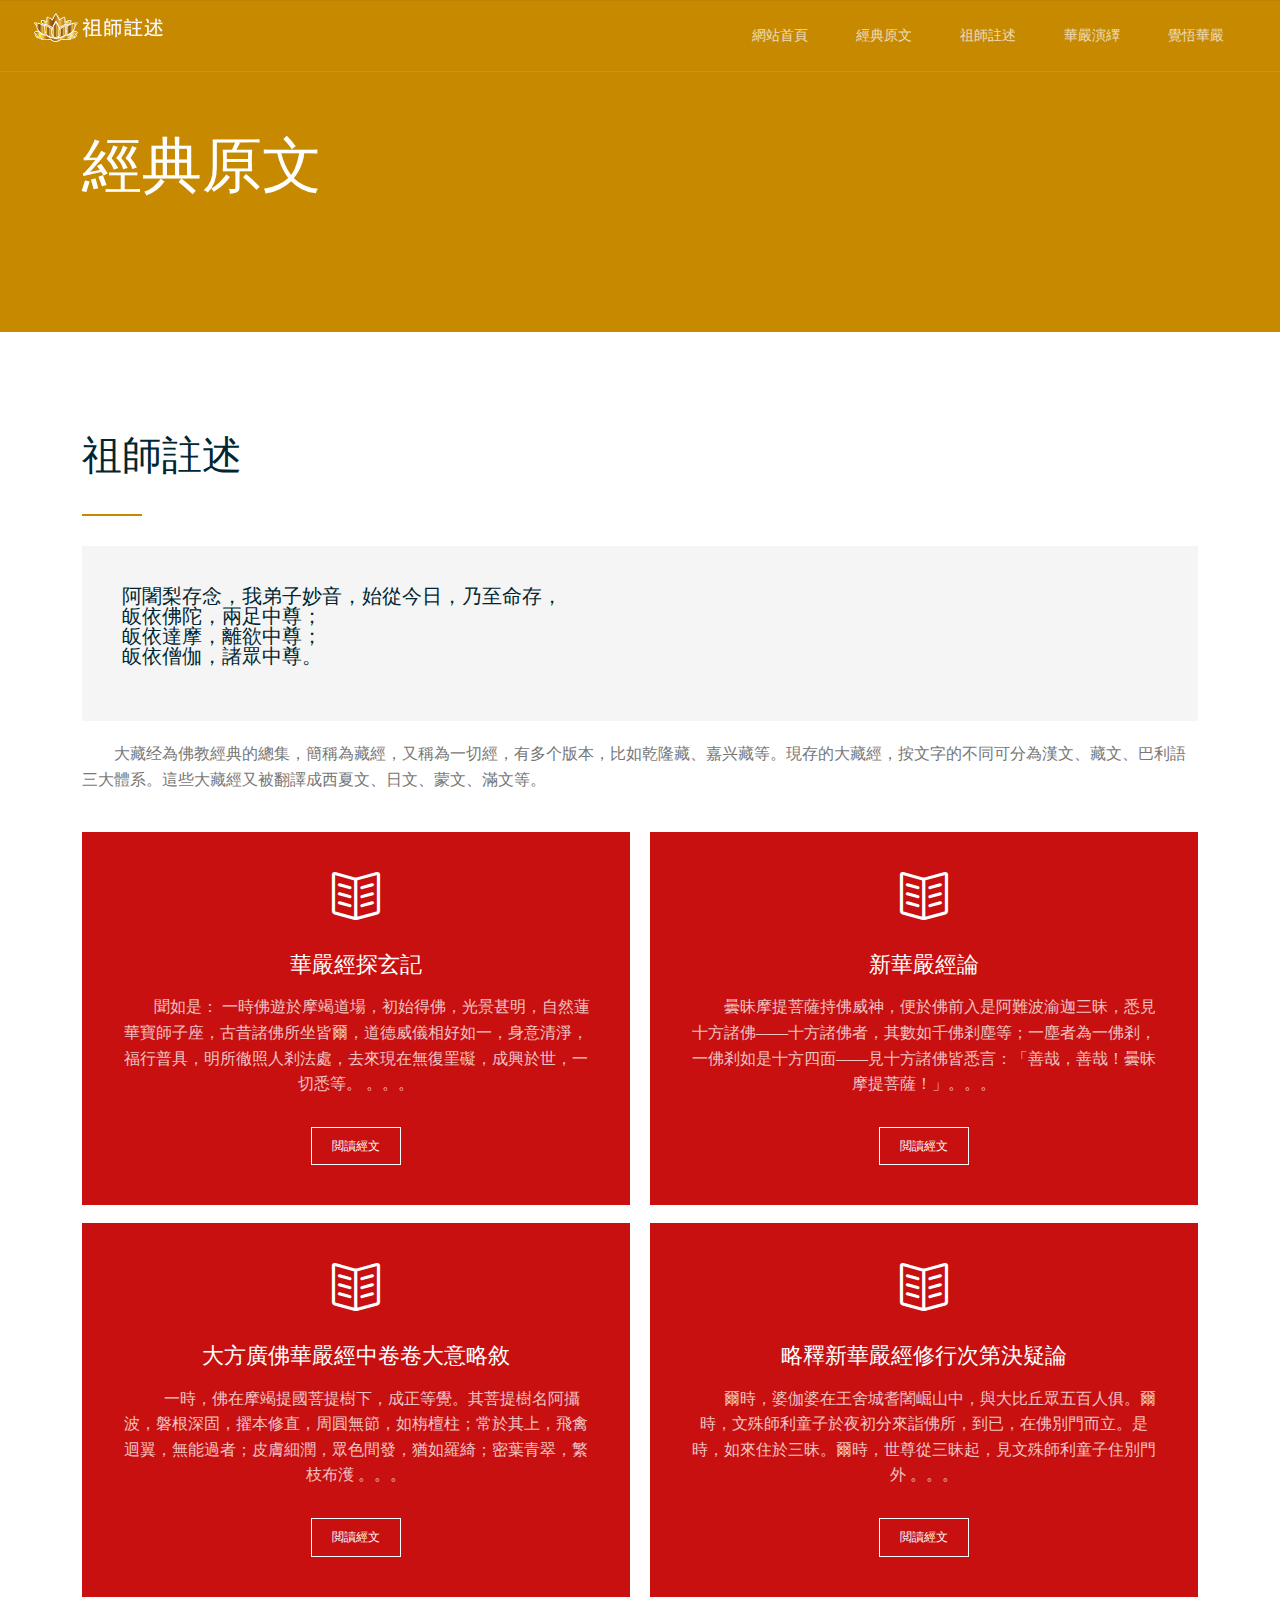
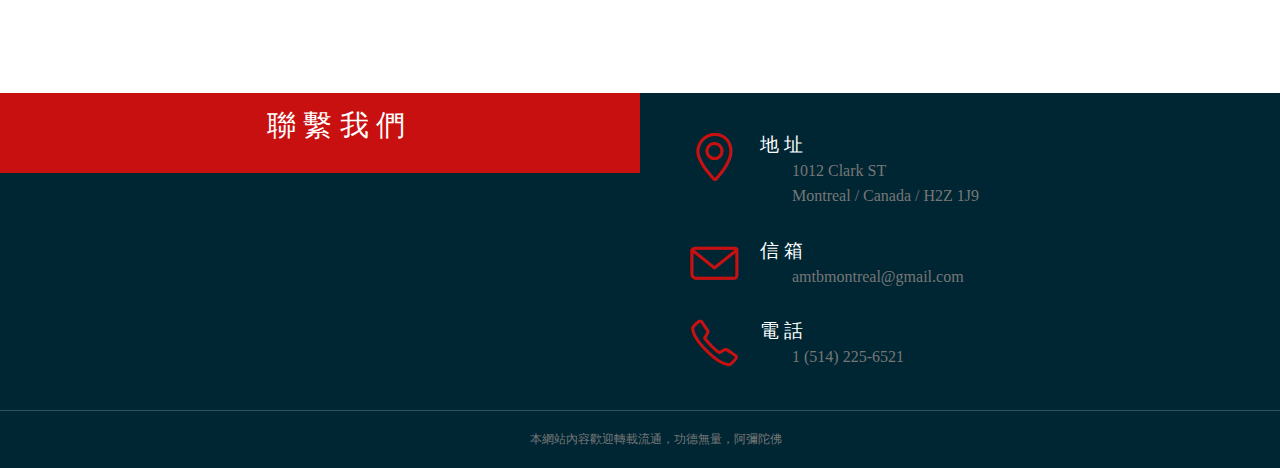
<file: pages/zushi/zs_z1.html>
<!DOCTYPE html>
<html lang="zh-Hant"><!-- InstanceBegin template="/Templates/page.dwt" codeOutsideHTMLIsLocked="false" -->
<head>
<meta charset="UTF-8">
<meta name="viewport" content="width=device-width, initial-scale=1.0" />
<!-- InstanceBeginEditable name="doctitle" -->  
    <title>祖師註述</title>
	<!-- InstanceEndEditable -->
<link rel="stylesheet" href="../../css/components.css">
<link rel="stylesheet" href="../../css/icons.css">
<link rel="stylesheet" href="../../css/responsee.css">
<link rel="stylesheet" href="../../owl-carousel/owl.carousel.css">
<link rel="stylesheet" href="../../owl-carousel/owl.theme.css">
<link rel="stylesheet" href="../../css/template-style.css">
<link href="https://fonts.googleapis.com/css?family=Playfair+Display&subset=latin,latin-ext" rel="stylesheet" type="text/css">
<link href="https://fonts.googleapis.com/css?family=Open+Sans:400,300,700,800&subset=latin,latin-ext" rel="stylesheet" type="text/css">
<script type="text/javascript" src="../../js/jquery-1.8.3.min.js"></script>
<script type="text/javascript" src="../../js/jquery-ui.min.js"></script>
</head>

<body class="size-1140">
<!-- HEADER -->
<header role="banner" class="position-absolute"> 
  <!-- Top Navigation -->
  <nav class="background-transparent background-transparent-hightlight full-width sticky"> <!-- InstanceBeginEditable name="logo" -->  
        <div class="s-12 l-2">
          <a href="../../index.html" class="logo">
            <!-- Logo White Version -->
            <img class="logo-white" src="../../img/logo2.png" alt="">
            <!-- Logo Dark Version -->
            <img class="logo-dark" src="../../img/logo-dark2.png" alt="">
          </a>
        </div>
       	<!-- InstanceEndEditable -->
    <div class="top-nav s-12 l-10">
      <p class="nav-text"></p>
      <ul class="right chevron">
        <li><a href="../../index.html">網站首頁</a></li>
        <li><a href="../../jingdian.html">經典原文</a></li>
        <li><a href="../../zushi.html">祖師註述</a></li>
        <li><a href="../../jingkong.html">華嚴演繹</a></li>
        <li><a href="../../juewu.html">覺悟華嚴</a></li>
      </ul>
    </div>
  </nav>
</header>

<!-- MAIN -->
<main role="main"> <!-- InstanceBeginEditable name="content" -->
      <!-- Content -->
      <article>
        <header class="section background-dark">
          <div class="line">        
            <a href="../../jingdian.html"><h1 class="text-white margin-top-bottom-40 text-size-60 text-line-height-1">經典原文</h1></a>        
          </div>  
        </header>  
        <section class="section background-white">
          <div class="line">
            <h2 class="text-size-40 margin-bottom-30">祖師註述</h2>
            <hr class="break-small background-dark margin-bottom-30">
			<blockquote class="margin-top-bottom-20">
          <h3 class="text-size-20 text-line-height-1 margin-bottom-15">阿闍梨存念，我弟子妙音，始從今日，乃至命存，<br>
          皈依佛陀，兩足中尊；<br>皈依達摩，離欲中尊；<br>皈依僧伽，諸眾中尊。</h3></blockquote>  
            <p class="margin-bottom-40">
              大藏经為佛教經典的總集，簡稱為藏經，又稱為一切經，有多个版本，比如乾隆藏、嘉兴藏等。現存的大藏經，按文字的不同可分為漢文、藏文、巴利語三大體系。這些大藏經又被翻譯成西夏文、日文、蒙文、滿文等。
            </p>
          </div>   
          <div class="line text-center">
            <div class="margin">
              <div class="s-12 m-12 l-6 margin-m-bottom">
                <div class="padding-2x background-primary">
                  <a href="../jingdian/jd_j1.html"><i class="icon-sli-book-open icon3x text-white margin-bottom-30"></i></a>
                  <a href="../jingdian/jd_j1.html"><h2 class="text-thin">華嚴經探玄記</h2></a>
                  <p class="margin-bottom-30">聞如是：
		  一時佛遊於摩竭道場，初始得佛，光景甚明，自然蓮華寶師子座，古昔諸佛所坐皆爾，道德威儀相好如一，身意清淨，福行普具，明所徹照人剎法處，去來現在無復罣礙，成興於世，一切悉等。 。。。</p>
                  <a class="button button-white-stroke text-size-12" href="../jingdian/jd_j1.html">閲讀經文</a>
                </div>
              </div>
              <div class="s-12 m-12 l-6 margin-m-bottom">
                <div class="padding-2x background-primary">
                  <i class="icon-sli-book-open icon3x text-white margin-bottom-30"></i>
                  <h2 class="text-thin">新華嚴經論</h2>
                  <p class="margin-bottom-30">曇昧摩提菩薩持佛威神，便於佛前入是阿難波渝迦三昧，悉見十方諸佛——十方諸佛者，其數如千佛剎塵等；一塵者為一佛剎，一佛剎如是十方四面——見十方諸佛皆悉言：「善哉，善哉！曇昧摩提菩薩！」。。。</p>
                  <a class="button button-white-stroke text-size-12" href="">閲讀經文</a>
                </div>
              </div>              
            </div>
          </div>
		  <br>	
		  <div class="line text-center">
            <div class="margin">              
              <div class="s-12 m-12 l-6 margin-m-bottom">
                <div class="padding-2x background-primary">
                  <i class="icon-sli-book-open icon3x text-white margin-bottom-30"></i>
                  <h2 class="text-thin">大方廣佛華嚴經中卷卷大意略敘</h2>
                  <p class="margin-bottom-30">一時，佛在摩竭提國菩提樹下，成正等覺。其菩提樹名阿攝波，磐根深固，擢本修直，周圓無節，如栴檀柱；常於其上，飛禽迴翼，無能過者；皮膚細潤，眾色間發，猶如羅綺；密葉青翠，繁枝布濩 。。。</p>
                  <a class="button button-white-stroke text-size-12" href="">閲讀經文</a>
                </div>
              </div>
              <div class="s-12 m-12 l-6 margin-m-bottom">
                <div class="padding-2x background-primary">
                  <i class="icon-sli-book-open icon3x text-white margin-bottom-30"></i>
                  <h2 class="text-thin">略釋新華嚴經修行次第決疑論</h2>
                  <p class="margin-bottom-30">爾時，婆伽婆在王舍城耆闍崛山中，與大比丘眾五百人俱。爾時，文殊師利童子於夜初分來詣佛所，到已，在佛別門而立。是時，如來住於三昧。爾時，世尊從三昧起，見文殊師利童子住別門外 。。。</p>
                  <a class="button button-white-stroke text-size-12" href="">閲讀經文</a>
                </div>
              </div>
            </div>
          </div>	
        </section> 
      </article>
	  <!-- InstanceEndEditable --> </main>

<!-- FOOTER -->
<footer> 
  <!-- Main Footer -->
  <section class="background-dark-footer full-width"> 
    <!-- Map -->
    <div class="s-12 m-12 l-6 margin-m-bottom-2x background-primary padding text-center">
      <p class="h1">聯 繫 我 們</p>
    </div>
    
    <!-- Collumn 2 -->
    <div class="s-12 m-12 l-6 margin-m-bottom-2x">
      <div class="padding-2x">
        <div class="line">
          <div class="float-left"> <i class="icon-sli-location-pin text-primary icon3x"></i> </div>
          <div class="margin-left-70 margin-bottom-30">
            <h3 class="margin-bottom-0">地 址</h3>
            <p>1012 Clark ST</p>
            <p>Montreal / Canada / H2Z 1J9</p>
          </div>
          <div class="float-left"> <i class="icon-sli-envelope text-primary icon3x"></i> </div>
          <div class="margin-left-70 margin-bottom-30">
            <h3 class="margin-bottom-0">信 箱</h3>
            <p>amtbmontreal@gmail.com<br>
            </p>
          </div>
          <div class="float-left"> <i class="icon-sli-phone text-primary icon3x"></i> </div>
          <div class="margin-left-70">
            <h3 class="margin-bottom-0">電 話</h3>
            <p>1 (514) 225-6521</p>
          </div>
        </div>
      </div>
    </div>
  </section>
  <hr class="break margin-top-bottom-0" style="border-color: rgba(0, 38, 51, 0.80);">
  
  <!-- Bottom Footer -->
  <section class="padding background-dark-footer full-width">
    <div class="s-12">
      <p class="text-size-12  text-center">本網站內容歡迎轉載流通，功德無量，阿彌陀佛</p>
    </div>
  </section>
</footer>
<script type="text/javascript" src="../../js/responsee.js"></script> 
<script type="text/javascript" src="../../owl-carousel/owl.carousel.js"></script> 
<script type="text/javascript" src="../../js/template-scripts.js"></script>
</body>
<!-- InstanceEnd --></html>
</file>
<file: css/components.css>
/*
 * Components CSS - v5 - 2016-07-08
 * https://www.myresponsee.com
 * Copyright 2018, Vision Design - graphic zoo
 * Free to use under the MIT license.
*/
/* Tabs */
.tab-item {
  background: none repeat scroll 0 0 #fff;
  display: none;
  padding: 1.25rem 0;
}
.tab-item.tab-active {
  display: block;
}
.tab-content > .tab-label {
  display: none;
}
.tab-nav > .tab-label {
  float:left;
}
a.tab-label, a.tab-label:link, a.tab-label:visited, a.tab-label:hover {
  background: none repeat scroll 0 0 #262626;
  color: #fff;
  margin-right: 1px;
  padding: 0.625rem 1.25rem;
  transition: background 0.20s linear 0s;
  -o-transition: background 0.20s linear 0s;
  -ms-transition: background 0.20s linear 0s;
  -moz-transition: background 0.20s linear 0s;
  -webkit-transition: background 0.20s linear 0s;
}
a.tab-label:hover,a.tab-label.active-btn {
  background: none repeat scroll 0 0 #999;
}
.tab-label.active-btn {
  cursor: default;
}
.tab-content {
  text-align: left;
}
@media screen and (max-width:768px) {    
  .tab-nav > .tab-label {
    margin: 0.5px 0;
    width: 100%;
  }
}
/* Custom forms */
form.customform input, form.customform select, form.customform textarea, form.customform button {
 font-size:0.9rem;
 font-family:inherit;
 margin-bottom:1.25rem;
} 
form.customform input, form.customform select {height: 2.7rem;}
form.customform input, form.customform textarea, form.customform select { 
 background: none repeat scroll 0 0 #F5F5F5;
 transition: background 0.20s linear 0s;
 -o-transition: background 0.20s linear 0s;
 -ms-transition: background 0.20s linear 0s;
 -moz-transition: background 0.20s linear 0s;
 -webkit-transition: background 0.20s linear 0s;
}
form.customform input:hover, form.customform textarea:hover, form.customform select:hover, form.customform input:focus, form.customform textarea:focus, form.customform select:focus {background: none repeat scroll 0 0 #fff;}
form.customform input, form.customform textarea, form.customform select {
 background: none repeat scroll 0 0 #F5F5F5;
 border: 1px solid #E0E0E0;
 padding: 0.625rem;
 width: 100%;
}
form.customform input[type="file"] {
 border: 1px solid #E0E0E0;
 height: auto;
 max-height: 2.7rem;
 min-height: 2.7rem;
 padding: 0.4rem;
 width: 100%;
}
form.customform input[type="radio"], form.customform input[type="checkbox"] {
 margin-right: 0.625rem;
 width:auto;
 padding:0;
 height:auto;
}
form.customform option {padding: 0.625rem;}
form.customform select[multiple="multiple"] {height: auto;}
form.customform button {
 width: 100%;
 background: none repeat scroll 0 0 #152732;
 border: 0 none;
 color: #fff;
 height: 2.7rem;
 padding: 0.625rem;
 cursor:pointer;
 width: 100%;
 transition: background 0.20s linear 0s;
 -o-transition: background 0.20s linear 0s;
 -ms-transition: background 0.20s linear 0s;
 -moz-transition: background 0.20s linear 0s;
 -webkit-transition: background 0.20s linear 0s;
}
/* Tooltip */
a.tooltip-container,.tooltip-container {
  border-bottom:1px dotted;
  border-bottom-color: color;
  cursor: help;
  font-weight: 600;
}
a .tooltip-content,.tooltip-content {
  background: #152732 none repeat scroll 0 0;
  color: #fff!important;
  border-radius: 3px;
  display: none;
  font-size: 0.8rem;
  font-weight: normal;
  line-height: 1.3rem;
  margin-top: -1.25rem;
  max-width: 300px;
  padding: 0.625rem;
  position: absolute;
  z-index: 10;
}
.tooltip-content::after {
  border-left: 9px solid transparent;
  border-right: 9px solid transparent;
  border-top: 7px solid #152732;
  bottom: -5px;
  clear: both;
  content: "";
  height: 0;
  left: 50%;
  margin-left: -5px;
  position: absolute;
  width: 0;
}
a.tooltip-content.tooltip-bottom,.tooltip-content.tooltip-bottom {
  margin-top: 1.25rem;
}
.tooltip-content.tooltip-bottom::after {
  border-left: 9px solid transparent;
  border-right: 9px solid transparent;
  border-top: 0;
  border-bottom: 7px solid #152732;
  top: -5px;
}
/* Buttons */
.button,a.button,a.button:link,a.button:active,a.button:visited {
  background: #777 none repeat scroll 0 0;
  border: 0;
  color: #fff;
  cursor: pointer;
  display: inline-block;
  font-size: 0.85rem;
  padding: 0.825rem 1rem;
  text-align: center;
  transition: all 0.20s linear 0s;
  -o-transition: all 0.20s linear 0s;
  -ms-transition: all 0.20s linear 0s;
  -moz-transition: all 0.20s linear 0s;
  -webkit-transition: all 0.20s linear 0s;
}
.button.rounded-btn {
  border-radius: 4px;
}
.button.rounded-full-btn {
  border-radius: 100px;
}
.button:hover {box-shadow: 0 0 10px 100px rgba(255,255,255,0.15) inset;}
.button.secondary-btn,a.button.secondary-btn,a.button.secondary-btn:link,a.button.secondary-btn:active,a.button.secondary-btn:visited {
  background: #444 none repeat scroll 0 0;
}
.button.cancel-btn,a.button.cancel-btn,a.button.cancel-btn:link,a.button.cancel-btn:active,a.button.cancel-btn:visited {
  background: #dc003a none repeat scroll 0 0;
}
.button.submit-btn,a.button.submit-btn,a.button.submit-btn:link,a.button.submit-btn:active,a.button.submit-btn:visited {
  background: #b4bf04 none repeat scroll 0 0;
}
.button.reload-btn,a.button.reload-btn,a.button.reload-btn:link,a.button.reload-btn:active,a.button.reload-btn:visited {
  background: #ff9800 none repeat scroll 0 0;
}
.button.disabled-btn {
  cursor: not-allowed!important;
  opacity: 0.2;
}
.button i {
  background: rgba(0, 0, 0, 0.1) none repeat scroll 0 0;
  border-radius: 27px;
  color: #fff!important;
  display: inline-block;
  font-size: 0.8rem;
  height: 27px;
  line-height: 27px;
  margin-right: 5px;
  width: 27px;
  transition: all 0.20s linear 0s;
  -o-transition: all 0.20s linear 0s;
  -ms-transition: all 0.20s linear 0s;
  -moz-transition: all 0.20s linear 0s;
  -webkit-transition: all 0.20s linear 0s;
}
.button:hover > i {
  background: rgba(0, 0, 0, 0.06) none repeat scroll 0 0;
}
.lotus {
	BACKGROUND: #eeeeee url(../img/hand-flower1.gif) no-repeat right bottom;
}
</file>
<file: css/icons.css>
/* Icon font - MFG labs */
@font-face {
  font-family: 'mfg';
    src: url('../font/mfglabsiconset-webfont.eot');
    src: url('../font/mfglabsiconset-webfont.svg#mfg_labs_iconsetregular') format('svg'),
   		   url('../font/mfglabsiconset-webfont.eot?#iefix') format('embedded-opentype'),
         url('../font/mfglabsiconset-webfont.woff') format('woff'),
         url('../font/mfglabsiconset-webfont.ttf') format('truetype');
    font-weight: normal;
    font-style: normal;
}

.icon-cloud,
.icon-at,
.icon-plus,
.icon-minus,
.icon-arrow_up,
.icon-arrow_down,
.icon-arrow_right,
.icon-arrow_left,
.icon-chevron_down,
.icon-chevron_up,
.icon-chevron_right,
.icon-chevron_left,
.icon-reorder,
.icon-list,
.icon-reorder_square,
.icon-reorder_square_line,
.icon-coverflow,
.icon-coverflow_line,
.icon-pause,
.icon-play,
.icon-step_forward,
.icon-step_backward,
.icon-fast_forward,
.icon-fast_backward,
.icon-cloud_upload,
.icon-cloud_download,
.icon-data_science,
.icon-data_science_black,
.icon-globe,
.icon-globe_black,
.icon-math_ico,
.icon-math,
.icon-math_black,
.icon-paperplane_ico,
.icon-paperplane,
.icon-paperplane_black,
.icon-color_balance,
.icon-star,
.icon-star_half,
.icon-star_empty,
.icon-star_half_empty,
.icon-reload,
.icon-heart,
.icon-heart_broken,
.icon-hashtag,
.icon-reply,
.icon-retweet,
.icon-signin,
.icon-signout,
.icon-download,
.icon-upload,
.icon-placepin,
.icon-display_screen,
.icon-tablet,
.icon-smartphone,
.icon-connected_object,
.icon-lock,
.icon-unlock,
.icon-camera,
.icon-isight,
.icon-video_camera,
.icon-random,
.icon-message,
.icon-discussion,
.icon-calendar,
.icon-ringbell,
.icon-movie,
.icon-mail,
.icon-pen,
.icon-settings,
.icon-measure,
.icon-vector,
.icon-vector_pen,
.icon-mute_on,
.icon-mute_off,
.icon-home,
.icon-sheet,
.icon-arrow_big_right,
.icon-arrow_big_left,
.icon-arrow_big_down,
.icon-arrow_big_up,
.icon-dribbble_circle,
.icon-dribbble,
.icon-facebook_circle,
.icon-facebook,
.icon-git_circle_alt,
.icon-git_circle,
.icon-git,
.icon-octopus,
.icon-twitter_circle,
.icon-twitter,
.icon-google_plus_circle,
.icon-google_plus,
.icon-linked_in_circle,
.icon-linked_in,
.icon-instagram,
.icon-instagram_circle,
.icon-mfg_icon,
.icon-xing,
.icon-xing_circle,
.icon-mfg_icon_circle,
.icon-user,
.icon-user_male,
.icon-user_female,
.icon-users,
.icon-file_open,
.icon-file_close,
.icon-file_alt,
.icon-file_close_alt,
.icon-attachment,
.icon-check,
.icon-cross_mark,
.icon-cancel_circle,
.icon-check_circle,
.icon-magnifying,
.icon-inbox,
.icon-clock,
.icon-stopwatch,
.icon-hourglass,
.icon-trophy,
.icon-unlock_alt,
.icon-lock_alt,
.icon-arrow_doubled_right,
.icon-arrow_doubled_left,
.icon-arrow_doubled_down,
.icon-arrow_doubled_up,
.icon-link,
.icon-warning,
.icon-warning_alt,
.icon-magnifying_plus,
.icon-magnifying_minus,
.icon-white_question,
.icon-black_question,
.icon-stop,
.icon-share,
.icon-eye,
.icon-trash_can,
.icon-hard_drive,
.icon-information_black,
.icon-information_white,
.icon-printer,
.icon-letter,
.icon-soundcloud,
.icon-soundcloud_circle,
.icon-anchor,
.icon-female_sign,
.icon-male_sign,
.icon-joystick,
.icon-high_voltage,
.icon-fire,
.icon-newspaper,
.icon-chart,
.icon-spread,
.icon-spinner_1,
.icon-spinner_2,
.icon-chart_alt,
.icon-label,
.icon-brush,
.icon-refresh,
.icon-node,
.icon-node_2,
.icon-node_3,
.icon-link_2_nodes,
.icon-link_3_nodes,
.icon-link_loop_nodes,
.icon-node_size,
.icon-node_color,
.icon-layout_directed,
.icon-layout_radial,
.icon-layout_hierarchical,
.icon-node_link_direction,
.icon-node_link_short_path,
.icon-node_cluster,
.icon-display_graph,
.icon-node_link_weight,
.icon-more_node_links,
.icon-node_shape,
.icon-node_icon,
.icon-node_text,
.icon-node_link_text,
.icon-node_link_color,
.icon-node_link_shape,
.icon-credit_card,
.icon-disconnect,
.icon-graph,
.icon-new_user {
  font-family: 'mfg';
  font-style: normal;
  font-variant: normal;
  font-weight: normal;
  color:#e3e3e3;
  speak: none; 
  text-transform: none;
  /* Better Font Rendering =========== */
  -webkit-font-smoothing: antialiased;
  -moz-osx-font-smoothing: grayscale;
}
.icon2x {font-size: 2rem;}
.icon3x {font-size: 3rem;}

.icon-cloud:before { content: "\2601"; }
.icon-at:before { content: "\0040"; }
.icon-plus:before { content: "\002B"; }
.icon-minus:before { content: "\2212"; }
.icon-arrow_up:before { content: "\2191"; }
.icon-arrow_down:before { content: "\2193"; }
.icon-arrow_right:before { content: "\2192"; }
.icon-arrow_left:before { content: "\2190"; }
.icon-chevron_down:before { content: "\f004"; }
.icon-chevron_up:before { content: "\f005"; }
.icon-chevron_right:before { content: "\f006"; }
.icon-chevron_left:before { content: "\f007"; }
.icon-reorder:before { content: "\f008"; }
.icon-list:before { content: "\f009"; }
.icon-reorder_square:before { content: "\f00a"; }
.icon-reorder_square_line:before { content: "\f00b"; }
.icon-coverflow:before { content: "\f00c"; }
.icon-coverflow_line:before { content: "\f00d"; }
.icon-pause:before { content: "\f00e"; }
.icon-play:before { content: "\f00f"; }
.icon-step_forward:before { content: "\f010"; }
.icon-step_backward:before { content: "\f011"; }
.icon-fast_forward:before { content: "\f012"; }
.icon-fast_backward:before { content: "\f013"; }
.icon-cloud_upload:before { content: "\f014"; }
.icon-cloud_download:before { content: "\f015"; }
.icon-data_science:before { content: "\f016"; }
.icon-data_science_black:before { content: "\f017"; }
.icon-globe:before { content: "\f018"; }
.icon-globe_black:before { content: "\f019"; }
.icon-math_ico:before { content: "\f01a"; }
.icon-math:before { content: "\f01b"; }
.icon-math_black:before { content: "\f01c"; }
.icon-paperplane_ico:before { content: "\f01d"; }
.icon-paperplane:before { content: "\f01e"; }
.icon-paperplane_black:before { content: "\f01f"; }
.icon-color_balance:before { content: "\f020"; }
.icon-star:before { content: "\2605"; }
.icon-star_half:before { content: "\f022"; }
.icon-star_empty:before { content: "\2606"; }
.icon-star_half_empty:before { content: "\f024"; }
.icon-reload:before { content: "\f025"; }
.icon-heart:before { content: "\2665"; }
.icon-heart_broken:before { content: "\f028"; }
.icon-hashtag:before { content: "\f029"; }
.icon-reply:before { content: "\f02a"; }
.icon-retweet:before { content: "\f02b"; }
.icon-signin:before { content: "\f02c"; }
.icon-signout:before { content: "\f02d"; }
.icon-download:before { content: "\f02e"; }
.icon-upload:before { content: "\f02f"; }
.icon-placepin:before { content: "\f031"; }
.icon-display_screen:before { content: "\f032"; }
.icon-tablet:before { content: "\f033"; }
.icon-smartphone:before { content: "\f034"; }
.icon-connected_object:before { content: "\f035"; }
.icon-lock:before { content: "\F512"; }
.icon-unlock:before { content: "\F513"; }
.icon-camera:before { content: "\F4F7"; }
.icon-isight:before { content: "\f039"; }
.icon-video_camera:before { content: "\f03a"; }
.icon-random:before { content: "\f03b"; }
.icon-message:before { content: "\F4AC"; }
.icon-discussion:before { content: "\f03d"; }
.icon-calendar:before { content: "\F4C5"; }
.icon-ringbell:before { content: "\f03f"; }
.icon-movie:before { content: "\f040"; }
.icon-mail:before { content: "\2709"; }
.icon-pen:before { content: "\270F"; }
.icon-settings:before { content: "\9881"; }
.icon-measure:before { content: "\f044"; }
.icon-vector:before { content: "\f045"; }
.icon-vector_pen:before { content: "\2712"; }
.icon-mute_on:before { content: "\f047"; }
.icon-mute_off:before { content: "\f048"; }
.icon-home:before { content: "\2302"; }
.icon-sheet:before { content: "\f04a"; }
.icon-arrow_big_right:before { content: "\21C9"; }
.icon-arrow_big_left:before { content: "\21C7"; }
.icon-arrow_big_down:before { content: "\21CA"; }
.icon-arrow_big_up:before { content: "\21C8"; }
.icon-dribbble_circle:before { content: "\f04f"; }
.icon-dribbble:before { content: "\f050"; }
.icon-facebook_circle:before { content: "\f051"; }
.icon-facebook:before { content: "\f052"; }
.icon-git_circle_alt:before { content: "\f053"; }
.icon-git_circle:before { content: "\f054"; }
.icon-git:before { content: "\f055"; }
.icon-octopus:before { content: "\f056"; }
.icon-twitter_circle:before { content: "\f057"; }
.icon-twitter:before { content: "\f058"; }
.icon-google_plus_circle:before { content: "\f059"; }
.icon-google_plus:before { content: "\f05a"; }
.icon-linked_in_circle:before { content: "\f05b"; }
.icon-linked_in:before { content: "\f05c"; }
.icon-instagram:before { content: "\f05d"; }
.icon-instagram_circle:before { content: "\f05e"; }
.icon-mfg_icon:before { content: "\f05f"; }
.icon-xing:before { content: "\F532"; }
.icon-xing_circle:before { content: "\F533"; }
.icon-mfg_icon_circle:before { content: "\f060"; }
.icon-user:before { content: "\f061"; }
.icon-user_male:before { content: "\f062"; }
.icon-user_female:before { content: "\f063"; }
.icon-users:before { content: "\f064"; }
.icon-file_open:before { content: "\F4C2"; }
.icon-file_close:before { content: "\f067"; }
.icon-file_alt:before { content: "\f068"; }
.icon-file_close_alt:before { content: "\f069"; }
.icon-attachment:before { content: "\f06a"; }
.icon-check:before { content: "\2713"; }
.icon-cross_mark:before { content: "\274C"; }
.icon-cancel_circle:before { content: "\F06E"; }
.icon-check_circle:before { content: "\f06d"; }
.icon-magnifying:before { content: "\F50D"; }
.icon-inbox:before { content: "\f070"; }
.icon-clock:before { content: "\23F2"; }
.icon-stopwatch:before { content: "\23F1"; }
.icon-hourglass:before { content: "\231B"; }
.icon-trophy:before { content: "\f074"; }
.icon-unlock_alt:before { content: "\F075"; }
.icon-lock_alt:before { content: "\F510"; }
.icon-arrow_doubled_right:before { content: "\21D2"; }
.icon-arrow_doubled_left:before { content: "\21D0"; }
.icon-arrow_doubled_down:before { content: "\21D3"; }
.icon-arrow_doubled_up:before { content: "\21D1"; }
.icon-link:before { content: "\f07B"; }
.icon-warning:before { content: "\2757"; }
.icon-warning_alt:before { content: "\2755"; }
.icon-magnifying_plus:before { content: "\f07E"; }
.icon-magnifying_minus:before { content: "\f07F"; }
.icon-white_question:before { content: "\2754"; }
.icon-black_question:before { content: "\2753"; }
.icon-stop:before { content: "\f080"; }
.icon-share:before { content: "\f081"; }
.icon-eye:before { content: "\f082"; }
.icon-trash_can:before { content: "\f083"; }
.icon-hard_drive:before { content: "\f084"; }
.icon-information_black:before { content: "\f085"; }
.icon-information_white:before { content: "\f086"; }
.icon-printer:before { content: "\f087"; }
.icon-letter:before { content: "\f088"; }
.icon-soundcloud:before { content: "\f089"; }
.icon-soundcloud_circle:before { content: "\f08A"; }
.icon-anchor:before { content: "\2693"; }
.icon-female_sign:before { content: "\2640"; }
.icon-male_sign:before { content: "\2642"; }
.icon-joystick:before { content: "\F514"; }
.icon-high_voltage:before { content: "\26A1"; }
.icon-fire:before { content: "\F525"; }
.icon-newspaper:before { content: "\F4F0"; }
.icon-chart:before { content: "\F526"; }
.icon-spread:before { content: "\F527"; }
.icon-spinner_1:before { content: "\F528"; }
.icon-spinner_2:before { content: "\F529"; }
.icon-chart_alt:before { content: "\F530"; }
.icon-label:before { content: "\F531"; }
.icon-brush:before { content: "\E000"; }
.icon-refresh:before { content: "\E001"; }
.icon-node:before { content: "\E002"; }
.icon-node_2:before { content: "\E003"; }
.icon-node_3:before { content: "\E004"; }
.icon-link_2_nodes:before { content: "\E005"; }
.icon-link_3_nodes:before { content: "\E006"; }
.icon-link_loop_nodes:before { content: "\E007"; }
.icon-node_size:before { content: "\E008"; }
.icon-node_color:before { content: "\E009"; }
.icon-layout_directed:before { content: "\E010"; }
.icon-layout_radial:before { content: "\E011"; }
.icon-layout_hierarchical:before { content: "\E012"; }
.icon-node_link_direction:before { content: "\E013"; }
.icon-node_link_short_path:before { content: "\E014"; }
.icon-node_cluster:before { content: "\E015"; }
.icon-display_graph:before { content: "\E016"; }
.icon-node_link_weight:before { content: "\E017"; }
.icon-more_node_links:before { content: "\E018"; }
.icon-node_shape:before { content: "\E00A"; }
.icon-node_icon:before { content: "\E00B"; }
.icon-node_text:before { content: "\E00C"; }
.icon-node_link_text:before { content: "\E00D"; }
.icon-node_link_color:before { content: "\E00E"; }
.icon-node_link_shape:before { content: "\E00F"; }
.icon-credit_card:before { content: "\F4B3"; }
.icon-disconnect:before { content: "\F534"; }
.icon-graph:before { content: "\F535"; }
.icon-new_user:before { content: "\F536"; }


/* Icon font - Simple Line Icons */
@font-face {
  font-family: 'sli';
  src: url('../font/Simple-Line-Icons.eot?v=2.2.2');
  src: url('../font/Simple-Line-Icons.eot?v=2.2.2#iefix') format('embedded-opentype'), url('../font/Simple-Line-Icons.ttf?v=2.2.2') format('truetype'), url('../font/Simple-Line-Icons.woff2?v=2.2.2') format('woff2'), url('../font/Simple-Line-Icons.woff?v=2.2.2') format('woff'), url('../font/Simple-Line-Icons.svg?v=2.2.2#simple-line-icons') format('svg');
  font-weight: normal;
  font-style: normal;
}

.icon-sli-user,
.icon-sli-people,
.icon-sli-user-female,
.icon-sli-user-follow,
.icon-sli-user-following,
.icon-sli-user-unfollow,
.icon-sli-login,
.icon-sli-logout,
.icon-sli-emotsmile,
.icon-sli-phone,
.icon-sli-call-end,
.icon-sli-call-in,
.icon-sli-call-out,
.icon-sli-map,
.icon-sli-location-pin,
.icon-sli-direction,
.icon-sli-directions,
.icon-sli-compass,
.icon-sli-layers,
.icon-sli-menu,
.icon-sli-list,
.icon-sli-options-vertical,
.icon-sli-options,
.icon-sli-arrow-down,
.icon-sli-arrow-left,
.icon-sli-arrow-right,
.icon-sli-arrow-up,
.icon-sli-arrow-up-circle,
.icon-sli-arrow-left-circle,
.icon-sli-arrow-right-circle,
.icon-sli-arrow-down-circle,
.icon-sli-check,
.icon-sli-clock,
.icon-sli-plus,
.icon-sli-minus,
.icon-sli-close,
.icon-sli-organization,
.icon-sli-trophy,
.icon-sli-screen-smartphone,
.icon-sli-screen-desktop,
.icon-sli-plane,
.icon-sli-notebook,
.icon-sli-mustache,
.icon-sli-mouse,
.icon-sli-magnet,
.icon-sli-energy,
.icon-sli-disc,
.icon-sli-cursor,
.icon-sli-cursor-move,
.icon-sli-crop,
.icon-sli-chemistry,
.icon-sli-speedometer,
.icon-sli-shield,
.icon-sli-screen-tablet,
.icon-sli-magic-wand,
.icon-sli-hourglass,
.icon-sli-graduation,
.icon-sli-ghost,
.icon-sli-game-controller,
.icon-sli-fire,
.icon-sli-eyeglass,
.icon-sli-envelope-open,
.icon-sli-envelope-letter,
.icon-sli-bell,
.icon-sli-badge,
.icon-sli-anchor,
.icon-sli-wallet,
.icon-sli-vector,
.icon-sli-speech,
.icon-sli-puzzle,
.icon-sli-printer,
.icon-sli-present,
.icon-sli-playlist,
.icon-sli-pin,
.icon-sli-picture,
.icon-sli-handbag,
.icon-sli-globe-alt,
.icon-sli-globe,
.icon-sli-folder-alt,
.icon-sli-folder,
.icon-sli-film,
.icon-sli-feed,
.icon-sli-drop,
.icon-sli-drawer,
.icon-sli-docs,
.icon-sli-doc,
.icon-sli-diamond,
.icon-sli-cup,
.icon-sli-calculator,
.icon-sli-bubbles,
.icon-sli-briefcase,
.icon-sli-book-open,
.icon-sli-basket-loaded,
.icon-sli-basket,
.icon-sli-bag,
.icon-sli-action-undo,
.icon-sli-action-redo,
.icon-sli-wrench,
.icon-sli-umbrella,
.icon-sli-trash,
.icon-sli-tag,
.icon-sli-support,
.icon-sli-frame,
.icon-sli-size-fullscreen,
.icon-sli-size-actual,
.icon-sli-shuffle,
.icon-sli-share-alt,
.icon-sli-share,
.icon-sli-rocket,
.icon-sli-question,
.icon-sli-pie-chart,
.icon-sli-pencil,
.icon-sli-note,
.icon-sli-loop,
.icon-sli-home,
.icon-sli-grid,
.icon-sli-graph,
.icon-sli-microphone,
.icon-sli-music-tone-alt,
.icon-sli-music-tone,
.icon-sli-earphones-alt,
.icon-sli-earphones,
.icon-sli-equalizer,
.icon-sli-like,
.icon-sli-dislike,
.icon-sli-control-start,
.icon-sli-control-rewind,
.icon-sli-control-play,
.icon-sli-control-pause,
.icon-sli-control-forward,
.icon-sli-control-end,
.icon-sli-volume-1,
.icon-sli-volume-2,
.icon-sli-volume-off,
.icon-sli-calendar,
.icon-sli-bulb,
.icon-sli-chart,
.icon-sli-ban,
.icon-sli-bubble,
.icon-sli-camrecorder,
.icon-sli-camera,
.icon-sli-cloud-download,
.icon-sli-cloud-upload,
.icon-sli-envelope,
.icon-sli-eye,
.icon-sli-flag,
.icon-sli-heart,
.icon-sli-info,
.icon-sli-key,
.icon-sli-link,
.icon-sli-lock,
.icon-sli-lock-open,
.icon-sli-magnifier,
.icon-sli-magnifier-add,
.icon-sli-magnifier-remove,
.icon-sli-paper-clip,
.icon-sli-paper-plane,
.icon-sli-power,
.icon-sli-refresh,
.icon-sli-reload,
.icon-sli-settings,
.icon-sli-star,
.icon-sli-symbol-female,
.icon-sli-symbol-male,
.icon-sli-target,
.icon-sli-credit-card,
.icon-sli-paypal,
.icon-sli-social-tumblr,
.icon-sli-social-twitter,
.icon-sli-social-facebook,
.icon-sli-social-instagram,
.icon-sli-social-linkedin,
.icon-sli-social-pinterest,
.icon-sli-social-github,
.icon-sli-social-google,
.icon-sli-social-reddit,
.icon-sli-social-skype,
.icon-sli-social-dribbble,
.icon-sli-social-behance,
.icon-sli-social-foursqare,
.icon-sli-social-soundcloud,
.icon-sli-social-spotify,
.icon-sli-social-stumbleupon,
.icon-sli-social-youtube,
.icon-sli-social-dropbox {
  font-family: 'sli';
  font-style: normal;  
  font-variant: normal;
  font-weight: normal;
  color:#e3e3e3;
  speak: none;
  text-transform: none;
  /* Better Font Rendering =========== */
  -webkit-font-smoothing: antialiased;
  -moz-osx-font-smoothing: grayscale;
}
.icon-sli-user:before { content: "\e005"; }
.icon-sli-people:before { content: "\e001"; }
.icon-sli-user-female:before { content: "\e000"; }
.icon-sli-user-follow:before { content: "\e002"; }
.icon-sli-user-following:before { content: "\e003"; }
.icon-sli-user-unfollow:before { content: "\e004"; }
.icon-sli-login:before { content: "\e066"; }
.icon-sli-logout:before { content: "\e065"; }
.icon-sli-emotsmile:before { content: "\e021"; }
.icon-sli-phone:before { content: "\e600"; }
.icon-sli-call-end:before { content: "\e048"; }
.icon-sli-call-in:before { content: "\e047"; }
.icon-sli-call-out:before { content: "\e046"; }
.icon-sli-map:before { content: "\e033"; }
.icon-sli-location-pin:before { content: "\e096"; }
.icon-sli-direction:before { content: "\e042"; }
.icon-sli-directions:before { content: "\e041"; }
.icon-sli-compass:before { content: "\e045"; }
.icon-sli-layers:before { content: "\e034"; }
.icon-sli-menu:before { content: "\e601"; }
.icon-sli-list:before { content: "\e067"; }
.icon-sli-options-vertical:before { content: "\e602"; }
.icon-sli-options:before { content: "\e603"; }
.icon-sli-arrow-down:before { content: "\e604"; }
.icon-sli-arrow-left:before { content: "\e605"; }
.icon-sli-arrow-right:before { content: "\e606"; }
.icon-sli-arrow-up:before { content: "\e607"; }
.icon-sli-arrow-up-circle:before { content: "\e078"; }
.icon-sli-arrow-left-circle:before { content: "\e07a"; }
.icon-sli-arrow-right-circle:before { content: "\e079"; }
.icon-sli-arrow-down-circle:before { content: "\e07b"; }
.icon-sli-check:before { content: "\e080"; }
.icon-sli-clock:before { content: "\e081"; }
.icon-sli-plus:before { content: "\e095"; }
.icon-sli-minus:before { content: "\e615"; }
.icon-sli-close:before { content: "\e082"; }
.icon-sli-organization:before { content: "\e616"; }

.icon-sli-trophy:before { content: "\e006"; }
.icon-sli-screen-smartphone:before { content: "\e010"; }
.icon-sli-screen-desktop:before { content: "\e011"; }
.icon-sli-plane:before { content: "\e012"; }
.icon-sli-notebook:before { content: "\e013"; }
.icon-sli-mustache:before { content: "\e014"; }
.icon-sli-mouse:before { content: "\e015"; }
.icon-sli-magnet:before { content: "\e016"; }
.icon-sli-energy:before { content: "\e020"; }
.icon-sli-disc:before { content: "\e022"; }
.icon-sli-cursor:before { content: "\e06e"; }
.icon-sli-cursor-move:before { content: "\e023"; }
.icon-sli-crop:before { content: "\e024"; }
.icon-sli-chemistry:before { content: "\e026"; }
.icon-sli-speedometer:before { content: "\e007"; }
.icon-sli-shield:before { content: "\e00e"; }
.icon-sli-screen-tablet:before { content: "\e00f"; }
.icon-sli-magic-wand:before { content: "\e017"; }
.icon-sli-hourglass:before { content: "\e018"; }
.icon-sli-graduation:before { content: "\e019"; }
.icon-sli-ghost:before { content: "\e01a"; }
.icon-sli-game-controller:before { content: "\e01b"; }
.icon-sli-fire:before { content: "\e01c"; }
.icon-sli-eyeglass:before { content: "\e01d"; }
.icon-sli-envelope-open:before { content: "\e01e"; }
.icon-sli-envelope-letter:before { content: "\e01f"; }
.icon-sli-bell:before { content: "\e027"; }
.icon-sli-badge:before { content: "\e028"; }
.icon-sli-anchor:before { content: "\e029"; }
.icon-sli-wallet:before { content: "\e02a"; }
.icon-sli-vector:before { content: "\e02b"; }
.icon-sli-speech:before { content: "\e02c"; }
.icon-sli-puzzle:before { content: "\e02d"; }
.icon-sli-printer:before { content: "\e02e"; }
.icon-sli-present:before { content: "\e02f"; }
.icon-sli-playlist:before { content: "\e030"; }
.icon-sli-pin:before { content: "\e031"; }
.icon-sli-picture:before { content: "\e032"; }
.icon-sli-handbag:before { content: "\e035"; }
.icon-sli-globe-alt:before { content: "\e036"; }
.icon-sli-globe:before { content: "\e037"; }
.icon-sli-folder-alt:before { content: "\e039"; }
.icon-sli-folder:before { content: "\e089"; }
.icon-sli-film:before { content: "\e03a"; }
.icon-sli-feed:before { content: "\e03b"; }
.icon-sli-drop:before { content: "\e03e"; }
.icon-sli-drawer:before { content: "\e03f"; }
.icon-sli-docs:before { content: "\e040"; }
.icon-sli-doc:before { content: "\e085"; }
.icon-sli-diamond:before { content: "\e043"; }
.icon-sli-cup:before { content: "\e044"; }
.icon-sli-calculator:before { content: "\e049"; }
.icon-sli-bubbles:before { content: "\e04a"; }
.icon-sli-briefcase:before { content: "\e04b"; }
.icon-sli-book-open:before { content: "\e04c"; }
.icon-sli-basket-loaded:before { content: "\e04d"; }
.icon-sli-basket:before { content: "\e04e"; }
.icon-sli-bag:before { content: "\e04f"; }
.icon-sli-action-undo:before { content: "\e050"; }
.icon-sli-action-redo:before { content: "\e051"; }
.icon-sli-wrench:before { content: "\e052"; }
.icon-sli-umbrella:before { content: "\e053"; }
.icon-sli-trash:before { content: "\e054"; }
.icon-sli-tag:before { content: "\e055"; }
.icon-sli-support:before { content: "\e056"; }
.icon-sli-frame:before { content: "\e038"; }
.icon-sli-size-fullscreen:before { content: "\e057"; }
.icon-sli-size-actual:before { content: "\e058"; }
.icon-sli-shuffle:before { content: "\e059"; }
.icon-sli-share-alt:before { content: "\e05a"; }
.icon-sli-share:before { content: "\e05b"; }
.icon-sli-rocket:before { content: "\e05c"; }
.icon-sli-question:before { content: "\e05d"; }
.icon-sli-pie-chart:before { content: "\e05e"; }
.icon-sli-pencil:before { content: "\e05f"; }
.icon-sli-note:before { content: "\e060"; }
.icon-sli-loop:before { content: "\e064"; }
.icon-sli-home:before { content: "\e069"; }
.icon-sli-grid:before { content: "\e06a"; }
.icon-sli-graph:before { content: "\e06b"; }
.icon-sli-microphone:before { content: "\e063"; }
.icon-sli-music-tone-alt:before { content: "\e061"; }
.icon-sli-music-tone:before { content: "\e062"; }
.icon-sli-earphones-alt:before { content: "\e03c"; }
.icon-sli-earphones:before { content: "\e03d"; }
.icon-sli-equalizer:before { content: "\e06c"; }
.icon-sli-like:before { content: "\e068"; }
.icon-sli-dislike:before { content: "\e06d"; }
.icon-sli-control-start:before { content: "\e06f"; }
.icon-sli-control-rewind:before { content: "\e070"; }
.icon-sli-control-play:before { content: "\e071"; }
.icon-sli-control-pause:before { content: "\e072"; }
.icon-sli-control-forward:before { content: "\e073"; }
.icon-sli-control-end:before { content: "\e074"; }
.icon-sli-volume-1:before { content: "\e09f"; }
.icon-sli-volume-2:before { content: "\e0a0"; }
.icon-sli-volume-off:before { content: "\e0a1"; }
.icon-sli-calendar:before { content: "\e075"; }
.icon-sli-bulb:before { content: "\e076"; }
.icon-sli-chart:before { content: "\e077"; }
.icon-sli-ban:before { content: "\e07c"; }
.icon-sli-bubble:before { content: "\e07d"; }
.icon-sli-camrecorder:before { content: "\e07e"; }
.icon-sli-camera:before { content: "\e07f"; }
.icon-sli-cloud-download:before { content: "\e083"; }
.icon-sli-cloud-upload:before { content: "\e084"; }
.icon-sli-envelope:before { content: "\e086"; }
.icon-sli-eye:before { content: "\e087"; }
.icon-sli-flag:before { content: "\e088"; }
.icon-sli-heart:before { content: "\e08a"; }
.icon-sli-info:before { content: "\e08b"; }
.icon-sli-key:before { content: "\e08c"; }
.icon-sli-link:before { content: "\e08d"; }
.icon-sli-lock:before { content: "\e08e"; }
.icon-sli-lock-open:before { content: "\e08f"; }
.icon-sli-magnifier:before { content: "\e090"; }
.icon-sli-magnifier-add:before { content: "\e091"; }
.icon-sli-magnifier-remove:before { content: "\e092"; }
.icon-sli-paper-clip:before { content: "\e093"; }
.icon-sli-paper-plane:before { content: "\e094"; }
.icon-sli-power:before { content: "\e097"; }
.icon-sli-refresh:before { content: "\e098"; }
.icon-sli-reload:before { content: "\e099"; }
.icon-sli-settings:before { content: "\e09a"; }
.icon-sli-star:before { content: "\e09b"; }
.icon-sli-symbol-female:before { content: "\e09c"; }
.icon-sli-symbol-male:before { content: "\e09d"; }
.icon-sli-target:before { content: "\e09e"; }
.icon-sli-credit-card:before { content: "\e025"; }
.icon-sli-paypal:before { content: "\e608"; }
.icon-sli-social-tumblr:before { content: "\e00a"; }
.icon-sli-social-twitter:before { content: "\e009"; }
.icon-sli-social-facebook:before { content: "\e00b"; }
.icon-sli-social-instagram:before { content: "\e609"; }
.icon-sli-social-linkedin:before { content: "\e60a"; }
.icon-sli-social-pinterest:before { content: "\e60b"; }
.icon-sli-social-github:before { content: "\e60c"; }
.icon-sli-social-google:before { content: "\e60d"; }
.icon-sli-social-reddit:before { content: "\e60e"; }
.icon-sli-social-skype:before { content: "\e60f"; }
.icon-sli-social-dribbble:before { content: "\e00d"; }
.icon-sli-social-behance:before { content: "\e610"; }
.icon-sli-social-foursqare:before { content: "\e611"; }
.icon-sli-social-soundcloud:before { content: "\e612"; }
.icon-sli-social-spotify:before { content: "\e613"; }
.icon-sli-social-stumbleupon:before { content: "\e614"; }
.icon-sli-social-youtube:before { content: "\e008"; }
.icon-sli-social-dropbox:before { content: "\e00c"; }
</file>
<file: css/responsee.css>
/*
 * Responsee CSS - v5 - 2018-01-06
 * https://www.myresponsee.com
 * Copyright 2018, Vision Design - graphic zoo
 * Free to use under the MIT license.
*/
* {  
  -webkit-box-sizing:border-box;
  -moz-box-sizing:border-box;
  box-sizing:border-box;
  margin:0;	
}
body {
  background:none repeat scroll 0 0 #eeeeee;
  font-size:16px;
  font-family:"Open Sans",Arial,sans-serif;
  color:#444;
}
h1,h2,h3,h4,h5,h6 {
  color:#152732;
  font-weight: normal;
  line-height: 1.3;
  margin:0.5rem 0;  
}
h1 {font-size:2.7rem;}
h2 {font-size:2.2rem;}  
h3 {font-size:1.8rem;}  
h4 {font-size:1.4rem;}  
h5 {font-size:1.1rem;}  
h6 {font-size:0.9rem;}    
a, a:link, a:visited, a:hover, a:active {
  text-decoration:none;
  color:#9BB800;
  transition:color 0.20s linear 0s;
  -o-transition:color 0.20s linear 0s;
  -ms-transition:color 0.20s linear 0s;
  -moz-transition:color 0.20s linear 0s;
  -webkit-transition:color 0.20s linear 0s;
}  
a:hover {color:#B6C900;}
p,li,dl,blockquote,table,kbd {
  font-size: 0.85rem;
  line-height: 1.6;
}
b,strong {font-weight:700;}
.text-center {text-align:center!important;}
.text-right {text-align:right!important;}
img {
  border:0;
  display:block;
  height:auto;
  max-width:100%;
  width:auto;
}
.owl-item img, .full-img {
  max-width: none;
  width:100%;
}
.owl-nav div {font-family: "mfg";}  
table {
  background:none repeat scroll 0 0 #fff;
  border:1px solid #f0f0f0;
  border-collapse:collapse;
  border-spacing:0;
  text-align:left;
  width:100%;
}
table tr td, table tr th {padding:0.625rem;}
table tfoot, table thead,table tr:nth-of-type(2n) {background:none repeat scroll 0 0 #f0f0f0;}
th,table tr:nth-of-type(2n) td {border-right:1px solid #fff;}
td {border-right:1px solid #f0f0f0;}
.size-960 .line,.size-1140 .line,.size-1280 .line,.size-1520 .line {
  margin:0 auto;
  padding:0 0.625rem;
}
hr {
  border: 0;
  border-top: 1px solid #e5e5e5;
  clear:both;  
  height:0; 
  margin:2.5rem auto;
}
li {padding:0;}
ul,ol {padding-left:1.25rem;}
blockquote {
  border:2px solid #f0f0f0;
  padding:1.25rem;
}
cite {
  color:#999;
  display:block;
  font-size:0.8rem;
}
cite:before {content:"— ";}
dl dt {font-weight:700;}
dl dd {margin-bottom:0.625rem;}
dl dd:last-child {margin-bottom:0;}
abbr {cursor:help;}
abbr[title] {border-bottom:1px dotted;}
kbd {
  background: #152732 none repeat scroll 0 0;
  color: #fff;
  padding: 0.125rem 0.3125rem;
}
code, kbd, pre, samp {font-family: Menlo,Monaco,Consolas,"Courier New",monospace;}
mark {
  background: #F3F8A9 none repeat scroll 0 0;
  padding: 0.125rem 0.3125rem;
}
.size-960 .line {max-width:59.75rem;}
.size-1140 .line {max-width:71rem;}
.size-1280 .line {max-width:80rem;}
.size-1520 .line {max-width:95rem;}
.size-960.align-content-left .line,.size-1140.align-content-left .line,.size-1280.align-content-left .line,.size-1520.align-content-left .line {margin-left:0;}
form {line-height:1.4;}
nav {
  display:block;
  width:100%;
  background:#152732;
}
.line:after, nav:after, .center:after, .box:after, .margin:after, .margin2x:after {
  clear:both;
  content:".";
  display:block;
  height:0;
  line-height:0;
  overflow: hidden;
  visibility:hidden;
}
.top-nav ul {padding:0;}
.top-nav ul ul {
  position:absolute;
  background:#152732;
}
.top-nav li {
  float:left;
  list-style:none outside none;
  cursor:pointer;
}
.top-nav li a {
  color:#fff; 
  display:block;
  font-size:1rem;
  padding:1.25rem; 
}
.top-nav li ul li a {
  background:none repeat scroll 0 0 #152732;
  min-width:100%;
  padding:0.625rem;
}
.top-nav li a:hover, .aside-nav li a:hover {background:#2b4c61;}
.top-nav li ul {display:none;}
.top-nav li ul li,.top-nav li ul li ul li {
  float:none;
  list-style:none outside none;
  min-width:100%;
  padding:0;
}
.count-number {
  background: rgba(153, 153, 153, 0.25) none repeat scroll 0 0;
  border-radius: 10rem;
  color: #fff;
  display: inline-block;
  font-size: 0.7rem;
  height: 1.3rem;
  line-height: 1.3rem; 
  margin: 0 0 -0.3125rem 0.3125rem;
  text-align: center;
  width: 1.3rem;
}
ul.chevron .count-number {display:none;}
ul.chevron .submenu > a:after, ul.chevron .sub-submenu > a:after,ul.chevron .aside-submenu > a:after, ul.chevron .aside-sub-submenu > a:after {
  content:"\f004";
  display:inline-block;
  font-family:mfg;
  font-size:0.7rem;
  margin:0 0.625rem;
}
.top-nav .active-item a {background:#2b4c61;}
.aside-nav > ul > li.active-item > a:link,.aside-nav > ul > li.active-item > a:visited {
  background:#2b4c61;
  color:#fff;
}
@media screen and (min-width:769px) {
  .aside-nav .count-number {
	  margin-left:-1.25rem;	
	  float:right;	
  }
  .top-nav li:hover > ul {
	  display:block;
	  z-index:10;
  }  
  .top-nav li:hover > ul ul {
    left:100%;
    margin:-2.5rem 0;
    width:100%;
  } 
}
.nav-text,.aside-nav-text {display:none;}
.aside-nav a,.aside-nav a:link,.aside-nav a:visited,.aside-nav li > ul,.top-nav a,.top-nav a:link,.top-nav a:visited {
  transition:background 0.20s linear 0s;
  -o-transition:background 0.20s linear 0s;
  -ms-transition:background 0.20s linear 0s;
  -moz-transition:background 0.20s linear 0s;
  -webkit-transition:background 0.20s linear 0s;
}
.aside-nav ul {
  background:#e8e8e8; 
  padding:0;
}
.aside-nav li {
  list-style:none outside none;
  cursor:pointer;
}
.aside-nav li a,.aside-nav li a:link,.aside-nav li a:visited {
  color:#444;
  display:block;
  font-size:1rem;
  padding:1.25rem;
}
.aside-nav > ul > li:last-child a {border-bottom:0 none;}
.aside-nav li > ul {
  height:0;
  display:block;
  position:relative;
  background:#f4f4f4;
  border-left:solid 1px #f2f2f2;
  border-right:solid 1px #f2f2f2;
  overflow:hidden;
}
.aside-nav li ul ul {
  border:0;
  background:#fff;
}
.aside-nav ul ul a {padding:0.625rem 1.25rem;}
.aside-nav li a:link, .aside-nav li a:visited {color:#333;}
.aside-nav li li a:hover, .aside-nav li li.active-item > a, .aside-nav li li.aside-sub-submenu li a:hover {
  color:#fff;
  background:#2b4c61;
}
.aside-nav > ul > li > a:hover {color:#fff;}
.aside-nav li li a:link, .aside-nav li li a:visited {background:none;}
.aside-nav .show-aside-ul, .aside-nav .active-aside-item {height:auto;} 
nav.breadcrumb-nav {
  background:#fff;
  margin:0.625rem 0;
}
nav.breadcrumb-nav ul {
  list-style:none;
  padding:0;
}
nav.breadcrumb-nav ul li {float:left;}
nav.breadcrumb-nav ul li a:hover {text-decoration:underline;}
.breadcrumb-nav i {color:#B6C900;}
nav.breadcrumb-nav ul li:after {
  content:"/";
  margin:0 9px;
  color:#c8c7c7;
}
nav.breadcrumb-nav ul li:last-child:after {content:"";}
.slide-content, .slide-nav {
  transition:all 0.10s linear 0s;
  -o-transition:all 0.10s linear 0s;
  -ms-transition:all 0.10s linear 0s;
  -moz-transition:all 0.10s linear 0s;
  -webkit-transition:all 0.10s linear 0s;
}
.slide-content {
  float:left;
  width:calc(100% - 60px);  
}
.aside-nav.slide-nav {
  background:#1c3849;
  bottom:0; 
  right:0;
  top:0;
  margin-right:-180px;     
  overflow-y:auto;
  padding-top:0.625rem;
  position:fixed;
  width:240px;
  z-index:2;
}
.aside-nav.slide-nav > ul {
  background:#1c3849;
  opacity:0;
  transition:all 0.20s linear 0s;
  -o-transition:all 0.20s linear 0s;
  -ms-transition:all 0.20s linear 0s;
  -moz-transition:all 0.20s linear 0s;
  -webkit-transition:all 0.20s linear 0s;
}
.aside-nav.slide-nav li a, .aside-nav.slide-nav li a:link, .aside-nav.slide-nav li a:visited {
  color:#fff;
  display:block;
  font-size:0.9rem;
  padding:0.625rem 1.25rem;
  border-bottom:0;
}
.aside-nav.slide-nav li a:hover {
  background:#152732!important;
  color:#fff!important;
}
.aside-nav.slide-nav li > ul {
  background:#2b4c61;
  border-left:0;
  border-right:0;
}
.aside-nav.slide-nav li > ul ul {
  background:#456274;
  border-left:0;
  border-right:0;
}
.slide-nav-button {
  background:#152732;
  cursor:pointer;
  position:fixed;
  top:0;
  right:0;
  bottom:0;
  width:60px;
  z-index:3;
}
.active-slide-nav .slide-content {margin-left:-240px;}
.active-slide-nav .slide-nav {margin-right:60px;}
.slide-to-left .slide-content {float:right;}
.slide-to-left .slide-nav {
  left:0;
  margin-right:0; 
  margin-left:-180px;    
}
.slide-to-left .slide-nav-button {left:0;}
.slide-to-left.active-slide-nav .slide-content {
  margin-right:-240px;
  margin-left:0;
}
.slide-to-left.active-slide-nav .slide-nav {
  margin-right:0;
  margin-left:60px;
}
.active-slide-nav .slide-nav ul {opacity:1;}
.nav-icon {
  padding:0.9rem;
  width:100%;
}
.nav-icon:after,.nav-icon:before,.nav-icon div {
  background-color:#fff;
  border-radius:3px;
  content:'';
  display:block;
  height:3px;
  margin:6px 0;
  transition:all 0.2s ease-in-out;
  -moz-transition:all 0.2s ease-in-out;
  -webkit-transition:all 0.2s ease-in-out;
}
.active-slide-nav .nav-icon:before {
  transform:translateY(9px) rotate(135deg);
  -moz-transform:translateY(9px) rotate(135deg);
  -webkit-transform:translateY(9px) rotate(135deg);
}
.active-slide-nav .nav-icon:after {
  transform:translateY(-9px) rotate(-135deg);
  -moz-transform:translateY(-9px) rotate(-135deg);
  -webkit-transform:translateY(-9px) rotate(-135deg);
}
.active-slide-nav .nav-icon div {
  transform:scale(0);
  -moz-transform:scale(0);
  -webkit-transform:scale(0);  
}
.active-slide-nav {overflow-x:hidden;} 
.padding {
  display:list-item;
  list-style:none outside none;
  padding:0.625rem;
}
.margin,.margin2x {display: block;}
.margin {margin:0 -0.625rem;}
.margin2x {margin:0 -1.25rem;}
.line {clear:left;}
.line .line {padding:0;}
.hide-xxl {display:none!important;}
.box {
  background:none repeat scroll 0 0 #fff;
  display:block;
  padding:1.25rem;
  width:100%;
}
.margin-bottom {margin-bottom:1.25rem;}
.margin-bottom2x {margin-bottom:2.5rem;}
.s-1,.s-2,.s-five,.s-3,.s-4,.s-5,.s-6,.s-7,.s-8,.s-9,.s-10,.s-11,.s-12,.m-1,.m-2,.m-five,.m-3,.m-4,.m-5,.m-6,.m-7,.m-8,.m-9,.m-10,.m-11,.m-12,.l-1,.l-2,.l-five,.l-3,.l-4,.l-5,.l-6,.l-7,.l-8,.l-9,.l-10,.l-11,.l-12,.xl-1,.xl-2,.xl-five,.xl-3,.xl-4,.xl-5,.xl-6,.xl-7,.xl-8,.xl-9,.xl-10,.xl-11,.xl-12,.xxl-1,.xxl-2,.xxl-five,.xxl-3,.xxl-4,.xxl-5,.xxl-6,.xxl-7,.xxl-8,.xxl-9,.xxl-10,.xxl-11,.xxl-12 {
  float:left;
  position:static;
}
.xxl-offset-1 {margin-left:8.3333%;}
.xxl-offset-2 {margin-left:16.6666%;}
.xxl-offset-five {margin-left:20%;}
.xxl-offset-3 {margin-left:25%;}
.xxl-offset-4 {margin-left:33.3333%;}
.xxl-offset-5 {margin-left:41.6666%;}
.xxl-offset-6 {margin-left:50%;}
.xxl-offset-7 {margin-left:58.3333%;}
.xxl-offset-8 {margin-left:66.6666%;}
.xxl-offset-9 {margin-left:75%;}
.xxl-offset-10 {margin-left:83.3333%;}
.xxl-offset-11 {margin-left:91.6666%;}
.xxl-offset-12 {margin-left:100%;} 
.margin > .s-1,.margin > .s-2,.margin > .s-five,.margin > .s-3,.margin > .s-4,.margin > .s-5,.margin > .s-6,.margin > .s-7,.margin > .s-8,.margin > .s-9,.margin > .s-10,.margin > .s-11,.margin > .s-12,
.margin > .m-1,.margin > .m-2,.margin > .m-five,.margin > .m-3,.margin > .m-4,.margin > .m-5,.margin > .m-6,.margin > .m-7,.margin > .m-8,.margin > .m-9,.margin > .m-10,.margin > .m-11,.margin > .m-12,
.margin > .l-1,.margin > .l-2,.margin > .l-five,.margin > .l-3,.margin > .l-4,.margin > .l-5,.margin > .l-6,.margin > .l-7,.margin > .l-8,.margin > .l-9,.margin > .l-10,.margin > .l-11,.margin > .l-12,
.margin > .xl-1,.margin > .xl-2,.margin > .xl-five,.margin > .xl-3,.margin > .xl-4,.margin > .xl-5,.margin > .xl-6,.margin > .xl-7,.margin > .xl-8,.margin > .xl-9,.margin > .xl-10,.margin > .xl-11,.margin > .xl-12,
.margin > .xxl-1,.margin > .xxl-2,.margin > .xxl-five,.margin > .xxl-3,.margin > .xxl-4,.margin > .xxl-5,.margin > .xxl-6,.margin > .xxl-7,.margin > .xxl-8,.margin > .xxl-9,.margin > .xxl-10,.margin > .xxl-11,.margin > .xxl-12 {padding:0 0.625rem;}
.margin2x > .s-1,.margin2x > .s-2,.margin2x > .s-five,.margin2x > .s-3,.margin2x > .s-4,.margin2x > .s-5,.margin2x > .s-6,.margin2x > .s-7,.margin2x > .s-8,.margin2x > .s-9,.margin2x > .s-10,.margin2x > .s-11,.margin2x > .s-12,
.margin2x > .m-1,.margin2x > .m-2,.margin2x > .m-five,.margin2x > .m-3,.margin2x > .m-4,.margin2x > .m-5,.margin2x > .m-6,.margin2x > .m-7,.margin2x > .m-8,.margin2x > .m-9,.margin2x > .m-10,.margin2x > .m-11,.margin2x > .m-12,
.margin2x > .l-1,.margin2x > .l-2,.margin2x > .l-five,.margin2x > .l-3,.margin2x > .l-4,.margin2x > .l-5,.margin2x > .l-6,.margin2x > .l-7,.margin2x > .l-8,.margin2x > .l-9,.margin2x > .l-10,.margin2x > .l-11,.margin2x > .l-12,
.margin2x > .xl-1,.margin2x > .xl-2,.margin2x > .xl-five,.margin2x > .xl-3,.margin2x > .xl-4,.margin2x > .xl-5,.margin2x > .xl-6,.margin2x > .xl-7,.margin2x > .xl-8,.margin2x > .xl-9,.margin2x > .xl-10,.margin2x > .xl-11,.margin2x > .xl-12,
.margin2x > .xxl-1,.margin2x > .xxl-2,.margin2x > .xxl-five,.margin2x > .xxl-3,.margin2x > .xxl-4,.margin2x > .xxl-5,.margin2x > .xxl-6,.margin2x > .xxl-7,.margin2x > .xxl-8,.margin2x > .xxl-9,.margin2x > .xxl-10,.margin2x > .xxl-11,.margin2x > .xxl-12 {padding:0 1.25rem;}
.s-1 {width:8.3333%;}
.s-2 {width:16.6666%;}
.s-five {width:20%;}
.s-3 {width:25%;}
.s-4 {width:33.3333%;}
.s-5 {width:41.6666%;}
.s-6 {width:50%;}
.s-7 {width:58.3333%;}
.s-8 {width:66.6666%;}
.s-9 {width:75%;}
.s-10 {width:83.3333%;}
.s-11 {width:91.6666%;}
.s-12 {width:100%;}
.m-1 {width:8.3333%;}
.m-2 {width:16.6666%;}
.m-five {width:20%;}
.m-3 {width:25%;}
.m-4 {width:33.3333%;}
.m-5 {width:41.6666%;}
.m-6 {width:50%;}
.m-7 {width:58.3333%;}
.m-8 {width:66.6666%;}
.m-9 {width:75%;}
.m-10 {width:83.3333%;}
.m-11 {width:91.6666%;}
.m-12 {width:100%;}
.l-1 {width:8.3333%;}
.l-2 {width:16.6666%;}
.l-five {width:20%;}
.l-3 {width:25%;}
.l-4 {width:33.3333%;}
.l-5 {width:41.6666%;}
.l-6 {width:50%;}
.l-7 {width:58.3333%;}
.l-8 {width:66.6666%;}
.l-9 {width:75%;}
.l-10 {width:83.3333%;}
.l-11 {width:91.6666%;}
.l-12 {width:100%;}
.xl-1 {width:8.3333%;}
.xl-2 {width:16.6666%;}
.xl-five {width:20%;}
.xl-3 {width:25%;}
.xl-4 {width:33.3333%;}
.xl-5 {width:41.6666%;}
.xl-6 {width:50%;}
.xl-7 {width:58.3333%;}
.xl-8 {width:66.6666%;}
.xl-9 {width:75%;}
.xl-10 {width:83.3333%;}
.xl-11 {width:91.6666%;}
.xl-12 {width:100%;}
.xxl-1 {width:8.3333%;}
.xxl-2 {width:16.6666%;}
.xxl-five {width:20%;}
.xxl-3 {width:25%;}
.xxl-4 {width:33.3333%;}
.xxl-5 {width:41.6666%;}
.xxl-6 {width:50%;}
.xxl-7 {width:58.3333%;}
.xxl-8 {width:66.6666%;}
.xxl-9 {width:75%;}
.xxl-10 {width:83.3333%;}
.xxl-11 {width:91.6666%;}
.xxl-12 {width:100%;}
.right {float:right;}
.left {float:left;} 

@media screen and (max-width:1366px) {
  .hide-xxl,.hide-l,.hide-m,.hide-s {display:initial!important;}
  .hide-xl {display:none!important;}
  .size-960,.size-1140,.size-1280,.size-1520 {max-width:1366px;}
  .xxl-offset-1,.xxl-offset-2,.xxl-offset-five,.xxl-offset-3,.xxl-offset-4,.xxl-offset-5,.xxl-offset-6,.xxl-offset-7,.xxl-offset-8,.xxl-offset-9,.xxl-offset-10,.xxl-offset-11,.xxl-offset-12 {margin-left:0;}
  .xl-offset-1 {margin-left:8.3333%;}
  .xl-offset-2 {margin-left:16.6666%;}
  .xl-offset-five {margin-left:20%;}
  .xl-offset-3 {margin-left:25%;}
  .xl-offset-4 {margin-left:33.3333%;}
  .xl-offset-5 {margin-left:41.6666%;}
  .xl-offset-6 {margin-left:50%;}
  .xl-offset-7 {margin-left:58.3333%;}
  .xl-offset-8 {margin-left:66.6666%;}
  .xl-offset-9 {margin-left:75%;}
  .xl-offset-10 {margin-left:83.3333%;}
  .xl-offset-11 {margin-left:91.6666%;}
  .xl-offset-12 {margin-left:100%;} 
  .xxl-1 {width:8.3333%;}
  .xxl-2 {width:16.6666%;}
  .xxl-five {width:20%;}
  .xxl-3 {width:25%;}
  .xxl-4 {width:33.3333%;}
  .xxl-5 {width:41.6666%;}
  .xxl-6 {width:50%;}
  .xxl-7 {width:58.3333%;}
  .xxl-8 {width:66.6666%;}
  .xxl-9 {width:75%;}
  .xxl-10 {width:83.3333%;}
  .xxl-11 {width:91.6666%;}
  .xxl-12 {width:100%;}
  .s-1 {width:8.3333%;}
  .s-2 {width:16.6666%;}
  .s-five {width:20%;}
  .s-3 {width:25%;}
  .s-4 {width:33.3333%;}
  .s-5 {width:41.6666%;}
  .s-6 {width:50%;}
  .s-7 {width:58.3333%;}
  .s-8 {width:66.6666%;}
  .s-9 {width:75%;}
  .s-10 {width:83.3333%;}
  .s-11 {width:91.6666%;}
  .s-12 {width:100%}
  .m-1 {width:8.3333%;}
  .m-2 {width:16.6666%;}
  .m-five {width:20%;}
  .m-3 {width:25%;}
  .m-4 {width:33.3333%;}
  .m-5 {width:41.6666%;}
  .m-6 {width:50%;}
  .m-7 {width:58.3333%;}
  .m-8 {width:66.6666%;}
  .m-9 {width:75%;}
  .m-10 {width:83.3333%;}
  .m-11 {width:91.6666%;}
  .m-12 {width:100%}
  .l-1 {width:8.3333%;}
  .l-2 {width:16.6666%;}
  .l-five {width:20%;}
  .l-3 {width:25%;}
  .l-4 {width:33.3333%;}
  .l-5 {width:41.6666%;}
  .l-6 {width:50%;}
  .l-7 {width:58.3333%;}
  .l-8 {width:66.6666%;}
  .l-9 {width:75%;}
  .l-10 {width:83.3333%;}
  .l-11 {width:91.6666%;}
  .l-12 {width:100%;}
  .xl-1 {width:8.3333%;}
  .xl-2 {width:16.6666%;}
  .xl-five {width:20%;}
  .xl-3 {width:25%;}
  .xl-4 {width:33.3333%;}
  .xl-5 {width:41.6666%;}
  .xl-6 {width:50%;}
  .xl-7 {width:58.3333%;}
  .xl-8 {width:66.6666%;}
  .xl-9 {width:75%;}
  .xl-10 {width:83.3333%;}
  .xl-11 {width:91.6666%;}
  .xl-12 {width:100%;}
}

@media screen and (max-width:1140px) {
  .hide-xxl,.hide-xl,.hide-m,.hide-s {display:initial!important;}
  .hide-l {display:none!important;}
  .size-960,.size-1140,.size-1280,.size-1520 {max-width:1140px;}
  .xl-offset-1,.xl-offset-2,.xl-offset-five,.xl-offset-3,.xl-offset-4,.xl-offset-5,.xl-offset-6,.xl-offset-7,.xl-offset-8,.xl-offset-9,.xl-offset-10,.xl-offset-11,.xl-offset-12 {margin-left:0;}
  .l-offset-1 {margin-left:8.3333%;}
  .l-offset-2 {margin-left:16.6666%;}
  .l-offset-five {margin-left:20%;}
  .l-offset-3 {margin-left:25%;}
  .l-offset-4 {margin-left:33.3333%;}
  .l-offset-5 {margin-left:41.6666%;}
  .l-offset-6 {margin-left:50%;}
  .l-offset-7 {margin-left:58.3333%;}
  .l-offset-8 {margin-left:66.6666%;}
  .l-offset-9 {margin-left:75%;}
  .l-offset-10 {margin-left:83.3333%;}
  .l-offset-11 {margin-left:91.6666%;}
  .l-offset-12 {margin-left:100%;}
  .xxl-1 {width:8.3333%;}
  .xxl-2 {width:16.6666%;}
  .xxl-five {width:20%;}
  .xxl-3 {width:25%;}
  .xxl-4 {width:33.3333%;}
  .xxl-5 {width:41.6666%;}
  .xxl-6 {width:50%;}
  .xxl-7 {width:58.3333%;}
  .xxl-8 {width:66.6666%;}
  .xxl-9 {width:75%;}
  .xxl-10 {width:83.3333%;}
  .xxl-11 {width:91.6666%;}
  .xxl-12 {width:100%;} 
  .xl-1 {width:8.3333%;}
  .xl-2 {width:16.6666%;}
  .xl-five {width:20%;}
  .xl-3 {width:25%;}
  .xl-4 {width:33.3333%;}
  .xl-5 {width:41.6666%;}
  .xl-6 {width:50%;}
  .xl-7 {width:58.3333%;}
  .xl-8 {width:66.6666%;}
  .xl-9 {width:75%;}
  .xl-10 {width:83.3333%;}
  .xl-11 {width:91.6666%;}
  .xl-12 {width:100%;}
  .s-1 {width:8.3333%;}
  .s-2 {width:16.6666%;}
  .s-five {width:20%;}
  .s-3 {width:25%;}
  .s-4 {width:33.3333%;}
  .s-5 {width:41.6666%;}
  .s-6 {width:50%;}
  .s-7 {width:58.3333%;}
  .s-8 {width:66.6666%;}
  .s-9 {width:75%;}
  .s-10 {width:83.3333%;}
  .s-11 {width:91.6666%;}
  .s-12 {width:100%}
  .m-1 {width:8.3333%;}
  .m-2 {width:16.6666%;}
  .m-five {width:20%;}
  .m-3 {width:25%;}
  .m-4 {width:33.3333%;}
  .m-5 {width:41.6666%;}
  .m-6 {width:50%;}
  .m-7 {width:58.3333%;}
  .m-8 {width:66.6666%;}
  .m-9 {width:75%;}
  .m-10 {width:83.3333%;}
  .m-11 {width:91.6666%;}
  .m-12 {width:100%}
  .l-1 {width:8.3333%;}
  .l-2 {width:16.6666%;}
  .l-five {width:20%;}
  .l-3 {width:25%;}
  .l-4 {width:33.3333%;}
  .l-5 {width:41.6666%;}
  .l-6 {width:50%;}
  .l-7 {width:58.3333%;}
  .l-8 {width:66.6666%;}
  .l-9 {width:75%;}
  .l-10 {width:83.3333%;}
  .l-11 {width:91.6666%;}
  .l-12 {width:100%;}
}
 
@media screen and (max-width:768px) {
  .size-960,.size-1140,.size-1280,.size-1520 {max-width:768px;}
  .hide-xxl,.hide-xl,.hide-l,.hide-s {display:initial!important;}
  .hide-m {display:none!important;}
  nav {
    display:block;
    cursor:pointer;
    line-height:3;
  }
  .top-nav li a {background:none repeat scroll 0 0 #1c3849;}
  .top-nav > ul {
    height:0;
    max-width:100%;
    overflow:hidden;
    position:relative;
    z-index:999;
  }
  .top-nav > ul.show-menu,.aside-nav.minimize-on-small > ul.show-menu {height:auto;}
  .top-nav ul ul {
    left:0;
    margin-top:0;
    position:relative;
    right:0;
  } 
  .top-nav li ul li a {min-width:100%;}
  .top-nav li {
    float:none;
    list-style:none outside none;
    padding:0;
  }
  .top-nav li a {
    color:#fff;
    display:block;
    padding:1.25rem 0.625rem;
    text-align:center;
    text-decoration:none;
  }
  .top-nav li a:hover {
    background:none repeat scroll 0 0 #152732;
    color:#fff;
  }
  .top-nav li ul,.top-nav li ul li ul {
    display:block;  
    overflow:hidden; 
    height:0;   
  } 
  .top-nav > ul ul.show-ul {
    display:block;
    height:auto;  
  }
  .top-nav li ul li a {
    background:none repeat scroll 0 0 #2b4c61;
    padding:0.625rem;
  }
  .top-nav li ul li ul li a { background:none repeat scroll 0 0 #456274;}
  .nav-text {
    color:#fff;
    display:block;
    font-size:1.2rem;
    line-height:3;
    margin-right:0.625rem;
    max-width:100%;
    text-align:center;
    vertical-align:middle;
  }
  .nav-text:after {
    content:"\f008";
    font-family:"mfg";
    font-size:1.1rem;
    margin-left:0.5rem;
    text-align:right;
  }
  .l-offset-1,.l-offset-2,.l-offset-five,.l-offset-3,.l-offset-4,.l-offset-5,.l-offset-6,.l-offset-7,.l-offset-8,.l-offset-9,.l-offset-10,.l-offset-11,.l-offset-12,
  .xl-offset-1,.xl-offset-2,.xl-offset-five,.xl-offset-3,.xl-offset-4,.xl-offset-5,.xl-offset-6,.xl-offset-7,.xl-offset-8,.xl-offset-9,.xl-offset-10,.xl-offset-11,.xl-offset-12,
  .xxl-offset-1,.xxl-offset-2,.xxl-offset-five,.xxl-offset-3,.xxl-offset-4,.xxl-offset-5,.xxl-offset-6,.xxl-offset-7,.xxl-offset-8,.xxl-offset-9,.xxl-offset-10,.xxl-offset-11,.xxl-offset-12 {margin-left:0;}
  .m-offset-1 {margin-left:8.3333%;}
  .m-offset-2 {margin-left:16.6666%;}
  .m-offset-five {margin-left:20%;}
  .m-offset-3 {margin-left:25%;}
  .m-offset-4 {margin-left:33.3333%;}
  .m-offset-5 {margin-left:41.6666%;}
  .m-offset-6 {margin-left:50%;}
  .m-offset-7 {margin-left:58.3333%;}
  .m-offset-8 {margin-left:66.6666%;}
  .m-offset-9 {margin-left:75%;}
  .m-offset-10 {margin-left:83.3333%;}
  .m-offset-11 {margin-left:91.6666%;}
  .m-offset-12 {margin-left:100%;}
  .xxl-1 {width:8.3333%;}
  .xxl-2 {width:16.6666%;}
  .xxl-five {width:20%;}
  .xxl-3 {width:25%;}
  .xxl-4 {width:33.3333%;}
  .xxl-5 {width:41.6666%;}
  .xxl-6 {width:50%;}
  .xxl-7 {width:58.3333%;}
  .xxl-8 {width:66.6666%;}
  .xxl-9 {width:75%;}
  .xxl-10 {width:83.3333%;}
  .xxl-11 {width:91.6666%;}
  .xxl-12 {width:100%;}
  .xl-1 {width:8.3333%;}
  .xl-2 {width:16.6666%;}
  .xl-five {width:20%;}
  .xl-3 {width:25%;}
  .xl-4 {width:33.3333%;}
  .xl-5 {width:41.6666%;}
  .xl-6 {width:50%;}
  .xl-7 {width:58.3333%;}
  .xl-8 {width:66.6666%;}
  .xl-9 {width:75%;}
  .xl-10 {width:83.3333%;}
  .xl-11 {width:91.6666%;}
  .xl-12 {width:100%;} 
  .l-1 {width:8.3333%;}
  .l-2 {width:16.6666%;}
  .l-five {width:20%;}
  .l-3 {width:25%;}
  .l-4 {width:33.3333%;}
  .l-5 {width:41.6666%;}
  .l-6 {width:50%;}
  .l-7 {width:58.3333%;}
  .l-8 {width:66.6666%;}
  .l-9 {width:75%;}
  .l-10 {width:83.3333%;}
  .l-11 {width:91.6666%;}
  .l-12 {width:100%;}
  .s-1 {width:8.3333%;}
  .s-2 {width:16.6666%;}
  .s-five {width:20%;}
  .s-3 {width:25%;}
  .s-4 {width:33.3333%;}
  .s-5 {width:41.6666%;}
  .s-6 {width:50%;}
  .s-7 {width:58.3333%;}
  .s-8 {width:66.6666%;}
  .s-9 {width:75%;}
  .s-10 {width:83.3333%;}
  .s-11 {width:91.6666%;}
  .s-12 {width:100%}
  .m-1 {width:8.3333%;}
  .m-2 {width:16.6666%;}
  .m-five {width:20%;}
  .m-3 {width:25%;}
  .m-4 {width:33.3333%;}
  .m-5 {width:41.6666%;}
  .m-6 {width:50%;}
  .m-7 {width:58.3333%;}
  .m-8 {width:66.6666%;}
  .m-9 {width:75%;}
  .m-10 {width:83.3333%;}
  .m-11 {width:91.6666%;}
  .m-12 {width:100%}
}

@media screen and (max-width:480px) {
  .size-960,.size-1140,.size-1280,.size-1520 {max-width:480px;}
  .aside-nav li a {text-align: center;}
  .minimize-on-small .aside-nav-text {
    background:#152732 none repeat scroll 0 0;
    color:#fff;
    cursor:pointer;
    display:block;
    font-size:1.2rem;
    line-height:3;
    max-width:100%;
    padding-right:0.625rem;
    text-align:center;
    vertical-align:middle;
  }
  .aside-nav-text:after {
    content:"\f008";
    font-family:"mfg";
    font-size:1.1rem;
    margin-left:0.5rem;
    text-align:right;
  }
  .aside-nav.minimize-on-small > ul {
    height:0;
    overflow:hidden;
  }
  .hide-xxl,.hide-xl,.hide-l,.hide-m {display:initial!important;}
  .hide-s {display:none!important;}
  .count-number {margin-right:-1.25rem;} 
  .m-offset-1,.m-offset-2,.m-offset-five,.m-offset-3,.m-offset-4,.m-offset-5,.m-offset-6,.m-offset-7,.m-offset-8,.m-offset-9,.m-offset-10,.m-offset-11,.m-offset-12,
  .l-offset-1,.l-offset-2,.l-offset-five,.l-offset-3,.l-offset-4,.l-offset-5,.l-offset-6,.l-offset-7,.l-offset-8,.l-offset-9,.l-offset-10,.l-offset-11,.l-offset-12,
  .xl-offset-1,.xl-offset-2,.xl-offset-five,.xl-offset-3,.xl-offset-4,.xl-offset-5,.xl-offset-6,.xl-offset-7,.xl-offset-8,.xl-offset-9,.xl-offset-10,.xl-offset-11,.xl-offset-12,
  .xxl-offset-1,.xxl-offset-2,.xxl-offset-five,.xxl-offset-3,.xxl-offset-4,.xxl-offset-5,.xxl-offset-6,.xxl-offset-7,.xxl-offset-8,.xxl-offset-9,.xxl-offset-10,.xxl-offset-11,.xxl-offset-12 {margin-left:0;}
  .s-offset-1 {margin-left:8.3333%;}
  .s-offset-2 {margin-left:16.6666%;}
  .s-offset-five {margin-left:20%;}
  .s-offset-3 {margin-left:25%;}
  .s-offset-4 {margin-left:33.3333%;}
  .s-offset-5 {margin-left:41.6666%;}
  .s-offset-6 {margin-left:50%;}
  .s-offset-7 {margin-left:58.3333%;}
  .s-offset-8 {margin-left:66.6666%;}
  .s-offset-9 {margin-left:75%;}
  .s-offset-10 {margin-left:83.3333%;}
  .s-offset-11 {margin-left:91.6666%;}
  .s-offset-12 {margin-left:100%;}
  .xxl-1 {width:8.3333%;}
  .xxl-2 {width:16.6666%;}
  .xxl-five {width:20%;}
  .xxl-3 {width:25%;}
  .xxl-4 {width:33.3333%;}
  .xxl-5 {width:41.6666%;}
  .xxl-6 {width:50%;}
  .xxl-7 {width:58.3333%;}
  .xxl-8 {width:66.6666%;}
  .xxl-9 {width:75%;}
  .xxl-10 {width:83.3333%;}
  .xxl-11 {width:91.6666%;}
  .xxl-12 {width:100%;} 
  .xl-1 {width:8.3333%;}
  .xl-2 {width:16.6666%;}
  .xl-five {width:20%;}
  .xl-3 {width:25%;}
  .xl-4 {width:33.3333%;}
  .xl-5 {width:41.6666%;}
  .xl-6 {width:50%;}
  .xl-7 {width:58.3333%;}
  .xl-8 {width:66.6666%;}
  .xl-9 {width:75%;}
  .xl-10 {width:83.3333%;}
  .xl-11 {width:91.6666%;}
  .xl-12 {width:100%;}
  .l-1 {width:8.3333%;}
  .l-2 {width:16.6666%;}
  .l-five {width:20%;}
  .l-3 {width:25%;}
  .l-4 {width:33.3333%;}
  .l-5 {width:41.6666%;}
  .l-6 {width:50%;}
  .l-7 {width:58.3333%;}
  .l-8 {width:66.6666%;}
  .l-9 {width:75%;}
  .l-10 {width:83.3333%;}
  .l-11 {width:91.6666%;}
  .l-12 {width:100%;}
  .m-1 {width:8.3333%;}
  .m-2 {width:16.6666%;}
  .m-five {width:20%;}
  .m-3 {width:25%;}
  .m-4 {width:33.3333%;}
  .m-5 {width:41.6666%;}
  .m-6 {width:50%;}
  .m-7 {width:58.3333%;}
  .m-8 {width:66.6666%;}
  .m-9 {width:75%;}
  .m-10 {width:83.3333%;}
  .m-11 {width:91.6666%;}
  .m-12 {width:100%}
  .s-1 {width:8.3333%;}
  .s-2 {width:16.6666%;}
  .s-five {width:20%;}
  .s-3 {width:25%;}
  .s-4 {width:33.3333%;}
  .s-5 {width:41.6666%;}
  .s-6 {width:50%;}
  .s-7 {width:58.3333%;}
  .s-8 {width:66.6666%;}
  .s-9 {width:75%;}
  .s-10 {width:83.3333%;}
  .s-11 {width:91.6666%;}
  .s-12 {width:100%}
}  
.center {
  float:none;
  margin:0 auto;
  display:block;
}
</file>
<file: css/template-style.css>
/* Default Template Styles */

/* Typography */
body {
  font-family: "宋体";
  background: #fff;
  xbackground: url(../img/bg_white.gif) repeat left top;
}
p {
  color: #777;
  font-size: 1.0rem;
  line-height: 1.6rem;
  text-indent: 2.0rem;
}
a, a:link, a:visited, a:hover, a:active { 
color: #777;
}
h1, h2, h3, h4, h5, h6, .h1, .h2, .h3, .h4, .h5, .h6 {
  color: #000;                                         
  margin-bottom: 15px;
  margin-top: 0;
}
h1, .h1 {
  font-size: 1.8rem;
}
h2, .h2 {
  font-size: 1.4rem;
}
h3, .h3 {
  font-size: 1.2rem;
}
h4, .h4 {
  font-size: 1.1rem;
}
h5, .h5 {
  font-size: 1rem;
}
h6, .h6 {
  font-size: 0.9rem;
}
h1.headline, .h1.headline {
  font-size: 3.8rem; 
  letter-spacing: -2.5px;
}
h2.headline, .h2.headline {
  font-size: 3rem; 
  letter-spacing: -2px; 
}
h3.headline, .h3.headline {
  font-size: 2.6rem;
  letter-spacing: -2px;
}
h4.headline, .h4.headline {
  font-size: 2.4rem;
  letter-spacing: -1.5px; 
}
h5.headline, .h5.headline {
  font-size: 2.2rem;
  letter-spacing: -1.4px; 
}
h6.headline, .h6.headline {
  font-size: 2rem;
  letter-spacing: -1.3px;
}
.text-size-12, .text-l-size-12 {
  font-size: 12px !important;
  line-height: 1.4;
}
.text-size-16, .text-l-size-16 {
  font-size: 16px !important;
  line-height: 1.4;
}
.text-size-20, .text-l-size-20 {
  font-size: 20px !important;
  line-height: 1.4;
}
.text-size-22, .text-l-size-20 {
  font-size: 22px !important;
  line-height: 1.4;
}
.text-size-25, .text-l-size-25 {
  font-size: 25px !important;
  line-height: 1.4;
}
.text-size-30, .text-l-size-30 {
  font-size: 30px !important;
  line-height: 1.4;
}
.text-size-40, .text-l-size-40 {
  font-size: 40px !important;
  line-height: 1.4;
}
.text-size-50, .text-l-size-50 {
  font-size: 50px !important;
  line-height: 1.4;
}
.text-size-60, .text-l-size-60 {
  font-size: 60px !important;
  line-height: 1.4;
}
.text-size-70, .text-l-size-70 {
  font-size: 70px !important;
  line-height: 1.4;
} 
.text-center {
  text-align: center;
}
.text-right {
  text-align: right;
}
.text-thin {
  font-weight: 300;
}
b, strong, .text-strong {
  font-weight: 700;
}
.text-extra-strong {
  font-weight: 800;
}
.text-indent {
	text-indent: 2.0rem;
}
blockquote::before {
  color: #e0e0e0;
  content: "“";
  display: block;
  float: left;
  font-family: 宋体;
  font-size: 80px;
  height: 30px;
  left: -40px;
  position: relative;
  top: -20px;
  width: 0;
}
blockquote {
  border: 0;
  font-size: 1rem;
  padding: 0 0 0 40px;
}
a.text-tag:link {
  border: 1px solid #e5e5e5;
  display: inline-block;
  float: left;
  font-size: 0.75rem;
  margin: 1px 2px 1px 0;
  padding: 6px 9px;
}
a.text-tag:link:hover {
  background: #002633 none repeat scroll 0 0;
  border: 1px solid #002633;
  color: #fff;
  transition: all 0.20s linear 0s;
  -o-transition: all 0.20s linear 0s;
  -ms-transition: all 0.20s linear 0s;
  -moz-transition: all 0.20s linear 0s;
  -webkit-transition: all 0.20s linear 0s;
}

ul.text-list, ol.text-list {
  font-size: 0.85rem;
  line-height: 1.8rem;
  padding: 0 16px;
}
ul.text-list ul, ol.text-list ol {
  padding: 0 14px;
}
iframe {
  display: block;
  margin: 0;
}

/* Drop Cap */
.text-drop-cap {
  float: left;
  font-size: 65px;
  line-height: 45px;
  padding-right: 10px;
  padding-top: 5px;
}

/* Tables */
table {
	background:none repeat scroll 0 0 #fff;
	border:0;
	font-size: 0.85rem;
  line-height: 1.6rem;
	}
table tr td, table tr th {padding:10px;}
table tfoot, table thead {
  background:none repeat scroll 0 0 #f5f5f5;
  border-top:1px solid #f0f0f0;
  border-bottom:1px solid #f0f0f0;
}
table tr:nth-of-type(2n) {
  background:none repeat scroll 0 0 #f5f5f5;
  border-top:1px solid #f0f0f0;
  border-bottom:1px solid #f0f0f0;
}
th {border-right:1px solid #fff;}
td {border-right:1px solid #fff;}


/* Backgrounds */
.background-white-hightlight .top-nav .active-item > a, .background-white-hightlight .top-nav li a:hover, .background-white-hightlight .aside-nav li a:hover, 
.background-white-hightlight .aside-nav > ul > li.active-item > a:link, .background-white-hightlight .aside-nav > ul > li.active-item > a:visited,
.primary-color-white .background-primary-hightlight .top-nav .active-item > a, .primary-color-white .background-primary-hightlight .top-nav li a:hover, .primary-color-white .background-primary-hightlight .aside-nav li a:hover, 
.primary-color-white .background-primary-hightlight .aside-nav > ul > li.active-item > a:link, .primary-color-white .background-primary-hightlight .aside-nav > ul > li.active-item > a:visited {
  background: #fff none repeat scroll 0 0;
  color: #002633;
}

.background-primary-hightlight .top-nav .active-item > a, .background-primary-hightlight .top-nav li a:hover, .background-primary-hightlight .aside-nav li a:hover, 
.background-primary-hightlight .aside-nav > ul > li.active-item > a:link, .background-primary-hightlight .aside-nav > ul > li.active-item > a:visited,
.primary-color-primary .background-primary-hightlight .top-nav .active-item > a, .primary-color-primary .background-primary-hightlight .top-nav li a:hover, .primary-color-primary .background-primary-hightlight .aside-nav li a:hover, 
.primary-color-primary .background-primary-hightlight .aside-nav > ul > li.active-item > a:link, .primary-color-primary .background-primary-hightlight .aside-nav > ul > li.active-item > a:visited {
  background: #C81010 none repeat scroll 0 0;
  color: #fff;
}
.background-dark-hightlight .top-nav .active-item > a, .background-dark-hightlight .top-nav li a:hover, .background-dark-hightlight .aside-nav li a:hover, 
.background-dark-hightlight .aside-nav > ul > li.active-item > a:link, .background-dark-hightlight .aside-nav > ul > li.active-item > a:visited,
.primary-color-dark .background-primary-hightlight .top-nav .active-item > a, .primary-color-dark .background-primary-hightlight .top-nav li a:hover, .primary-color-dark .background-primary-hightlight .aside-nav li a:hover, 
.primary-color-dark .background-primary-hightlight .aside-nav > ul > li.active-item > a:link, .primary-color-dark .background-primary-hightlight .aside-nav > ul > li.active-item > a:visited {
  background: #002633 none repeat scroll 0 0;
  color: #fff;
}
.background-none {
  background: rgba(0, 0, 0, 0) none repeat scroll 0 0!important;
  border: 0;
}

/* Breaks */
hr.break {
  border: 0;
  border-top: 1px solid #e5e5e5; 
  display: block;
  margin: 40px 0;
}
hr.break:after {
clear:both;
content:".";
display:block;
height:0;
line-height:0;
visibility:hidden;
}
hr.break.break-dashed {
  border-top: 1px dashed #e5e5e5;
}
hr.break.break-dotted {
  border-top: 1px dotted #e5e5e5;
}
hr.break.break-double {
  border-bottom: 1px solid #e5e5e5;
  border-top: 1px solid #e5e5e5;
  height: 8px;
}
hr.break.break-dashed-double {
  border-bottom: 1px dashed #e5e5e5;
  border-top: 1px dashed #e5e5e5;
  height: 8px;
}
hr.break.break-dotted-double {
  border-bottom: 1px dotted #e5e5e5;
  border-top: 1px dotted #e5e5e5;
  height: 8px;
}

/* Small Breaks */
hr.break-small {
  background: #e5e5e5;
  border: 0;
  display: block;
  height: 2px;
  margin: 20px 0 35px;
  width: 60px;
}
hr.break-small.break-center {
  margin: 20px auto 35px;
}
hr.break-small.break-double {
  height: 0; 
  margin-bottom: 39px;
}
hr.break-small.break-double:before {
  background: #e5e5e5;
  border: 0 none;
  content: "";
  display: block;
  height: 2px;
  margin: 5px 0 0;
  width: 60px;
}
hr.break.break-small.break-double:after {
  background: #e5e5e5;
  border: 0 none;
  content: "";
  display: block;
  height: 2px;
  margin: 4px 0 35px;
  width: 60px;
}
hr.break-small.break-center.break-double:before {
  margin: 5px auto 0;
}
hr.break.break-small.break-center.break-double:after {
  margin: 4px auto 35px;
}
hr.break-small.break-double.background-white:before, hr.break-small.break-double.background-white:after, 
.primary-color-white hr.break-small.break-double.background-primary:before, .primary-color-white hr.break-small.break-double.background-primary:after {
  background: #fff;
}
hr.break-small.break-double.background-primary:before, hr.break-small.break-double.background-primary:after,
.primary-color-primary hr.break-small.break-double.background-primary:before, .primary-color-primary hr.break-small.break-double.background-primary:after {
  background: #C81010;
}


video {
  display: block;
} 

/* Top Nav */
.top-nav li a, .background-white .top-nav li a {
  color: #002633;
  font-size: 0.85rem;
  padding: 0.7em 1.25em;
}
nav {
  border-bottom: 4px solid rgba(0, 0, 0, 0.05);
  border-top: 1px solid rgba(0, 0, 0, 0.05);
  padding: 1.7rem 0;
  position: relative;
  z-index: 2;
}  
.top-nav ul ul {
  background: #002633 none repeat scroll 0 0;
}
.top-nav li ul li {
  border-bottom: 1px solid rgba(255, 255, 255, 0.05);
}
.top-nav li ul li:last-child {
  border-bottom: 0;
}
.top-nav li ul li a, .background-white .top-nav li ul li a, .top-nav .active-item li a {
  background: #002633 none repeat scroll 0 0;
  color: rgba(255,255,255, 0.75);
}
ul.chevron .submenu > a::after, ul.chevron .sub-submenu > a::after, ul.chevron .aside-submenu > a::after, ul.chevron .aside-sub-submenu > a::after {
  margin: 0 0 0 0.625rem;
}
.top-nav ul ul a {
  color: #eee;
}
.sticky {
  transition: all 0.20s linear 0s;
  -o-transition: all 0.20s linear 0s;
  -ms-transition: all 0.20s linear 0s;
  -moz-transition: all 0.20s linear 0s;
  -webkit-transition: all 0.20s linear 0s;
}
.fixed {
  left: 0;
  position: fixed;
  right: 0;
  top: 0;
  width: 100%;
  z-index: 10;
}
nav.fixed, .fixed nav {
  padding: 1rem 0;
}
.logo img {
  margin: 0 auto;
  max-width: 300px;
  width: 100%;
}

/* Aside Nav */
aside {
  border-left: 1px solid #e5e5e5;
  padding-left: 1.25rem;
}

.aside-nav ul {
  background: rgba(0, 0, 0, 0) none repeat scroll 0 0;
  margin-left: -1.25rem;
}
.aside-nav ul ul {
  margin: 0;
}
.aside-nav li a, .aside-nav li a:link, .aside-nav li a:visited {
  border-bottom: medium none;
  font-size: 0.85rem;
  padding: 15px;
  border-left: 5px solid rgba(0,0,0,0);
}
.aside-nav > ul > li > a:hover, .aside-nav > ul > li.active-item > a:link, .aside-nav > ul > li.active-item > a:visited {
  border-style: solid;
  border-width: 0 0 0 5px;
  border-color: #e5e5e5;
  background: none;
  color: #333;
}
.aside-nav li ul ul {
  background: #e9e9e9 none repeat scroll 0 0;
}
aside.aside-left {
  border-left: 0;
  border-right: 1px solid #e5e5e5;
  padding-right: 1.25rem;
}
.aside-left .aside-nav ul {
  margin-right: -1.25rem;
}
.aside-left .aside-nav li a {
  border-left: 0;
  border-right: 5px solid rgba(0,0,0,0);
}
.aside-left .aside-nav > ul > li > a:hover, .aside-left .aside-nav > ul > li.active-item > a:link, .aside-left .aside-nav > ul > li.active-item > a:visited {
  border-style: solid;
  border-width: 0 5px 0 0;
  border-color: #e5e5e5;
}

.aside-nav.background-white-hightlight > ul > li > a:hover, .aside-nav.background-white-hightlight > ul > li.active-item > a:link, .aside-nav.background-white-hightlight > ul > li.active-item > a:visited,
.primary-color-white .aside-nav.background-primary-hightlight > ul > li > a:hover, .primary-color-white .aside-nav.background-primary-hightlight > ul > li.active-item > a:link, .primary-color-white .aside-nav.background-primary-hightlight > ul > li.active-item > a:visited {
  border-color: #fff;
} 

.aside-nav.background-primary-hightlight > ul > li > a:hover, .aside-nav.background-primary-hightlight > ul > li.active-item > a:link, .aside-nav.background-primary-hightlight > ul > li.active-item > a:visited,
.primary-color-primary .aside-nav.background-primary-hightlight > ul > li > a:hover, .primary-color-primary .aside-nav.background-primary-hightlight > ul > li.active-item > a:link, .primary-color-primary .aside-nav.background-primary-hightlight > ul > li.active-item > a:visited {
  border-color: #C81010;
}  
.aside-nav.background-dark-hightlight > ul > li > a:hover, .aside-nav.background-dark-hightlight > ul > li.active-item > a:link, .aside-nav.background-dark-hightlight > ul > li.active-item > a:visited,
.primary-color-dark .aside-nav.background-primary-hightlight > ul > li > a:hover, .primary-color-dark .aside-nav.background-primary-hightlight > ul > li.active-item > a:link, .primary-color-dark .aside-nav.background-primary-hightlight > ul > li.active-item > a:visited {
  border-color: #002633;
}

/* Font colors */
.background-white, .background-white p, a.background-white, .background-white a, .background-white a:link, .background-white a:visited, .background-white a:hover, .background-white a:active {
  color: #777;
} 
.background-dark, .background-dark p, a.background-dark, a.background-dark:visited, a.background-dark:link, .background-dark a, .background-dark a:link, .background-dark a:visited, .background-dark a:hover, .background-dark a:active,
.primary-color-dark .background-primary, .primary-color-dark .background-primary p, .primary-color-dark a.background-primary, .primary-color-dark a.background-primary:visited, .primary-color-dark a.background-primary:link, .primary-color-dark a.background-primary:visited, .primary-color-dark .background-primary a, .primary-color-dark .background-primary a:link, .primary-color-dark .background-primary a:visited, .primary-color-dark .background-primary a:hover, .primary-color-dark .background-primary a:active {
  color: #E0D6D6;
}
.background-white h1, .background-white h2, .background-white h3, .background-white h4, .background-white h5, .background-white h6,
.background-white .h1, .background-white .h2, .background-white .h3, .background-white .h4, .background-white .h5, .background-white .h6, 
.primary-color-white .background-primary h1, .primary-color-white .background-primary h2, .primary-color-white .background-primary h3, .primary-color-white .background-primary h4, .primary-color-white .background-primary h5, .primary-color-white .background-primary h6,
.primary-color-white .background-primary .h1, .primary-color-white .background-primary .h2, .primary-color-white .background-primary .h3, .primary-color-white .background-primary .h4, .primary-color-white .background-primary .h5, .primary-color-white .background-primary .h6 {
  color: #002633;
} 
.image-hover-overlay-content *,
.background-primary, .background-primary p, a.background-primary, a.background-primary:visited, a.background-primary:link, .background-primary a, .background-primary a:link, .background-primary a:visited, .background-primary a:hover, .background-primary a:active,
.primary-color-primary .background-primary, .primary-color-primary .background-primary p, .primary-color-primary a.background-primary, .primary-color-primary a.background-primary:visited, .primary-color-primary a.background-primary:link, .primary-color-primary .background-primary a, .primary-color-primary .background-primary a:link, .primary-color-primary .background-primary a:visited, .primary-color-primary .background-primary a:hover, .primary-color-primary .background-primary a:active {
  color: rgba(255,255,255, 0.75);
}
.background-dark h1, .background-dark h2, .background-dark h3, .background-dark h4, .background-dark h5, .background-dark h6,
.background-dark .h1, .background-dark .h2, .background-dark .h3, .background-dark .h4, .background-dark .h5, .background-dark .h6, 
.primary-color-dark .background-primary h1, .primary-color-dark .background-primary h2, .primary-color-dark .background-primary h3, .primary-color-dark .background-primary h4, .primary-color-dark .background-primary h5, .primary-color-dark .background-primary h6,
.primary-color-dark .background-primary .h1, .primary-color-dark .background-primary .h2, .primary-color-dark .background-primary .h3, .primary-color-dark .background-primary .h4, .primary-color-dark .background-primary .h5, .primary-color-dark .background-primary .h6, 
.background-primary h1, .background-primary h2, .background-primary h3, .background-primary h4, .background-primary h5, .background-primary h6,
.background-primary .h1, .background-primary .h2, .background-primary .h3, .background-primary .h4, .background-primary .h5, .background-primary .h6,
.primary-color-primary .background-primary h1, .primary-color-primary .background-primary h2, .primary-color-primary .background-primary h3, .primary-color-primary .background-primary h4, .primary-color-primary .background-primary h5, .primary-color-primary .background-primary h6,
.primary-color-primary .background-primary .h1, .primary-color-primary .background-primary .h2, .primary-color-primary .background-primary .h3, .primary-color-primary .background-primary .h4, .primary-color-primary .background-primary .h5, .primary-color-primary .background-primary .h6 {
  color: #fff;
}
.text-white, .text-white *, .primary-color-white .text-primary, .primary-color-white .text-primary * {
  color: #fff !important;
}
.text-primary, .text-primary *, .primary-color-primary .text-primary, .primary-color-primary .text-primary * {
  color: #C81010 !important;
}
.text-dark, .text-dark *, .primary-color-dark .text-primary, .primary-color-dark .text-primary * {
  color: #002633 !important;
} 
.text-white-hover, .text-primary-hover, .text-dark-hover {
  transition: color 0.20s linear 0s;
  -o-transition: color 0.20s linear 0s;
  -ms-transition: color 0.20s linear 0s;
  -moz-transition: color 0.20s linear 0s;
  -webkit-transition: color 0.20s linear 0s;
}
.text-white-hover:hover, .primary-color-white .text-primary-hover:hover {
  color: #fff !important;
}
.text-primary-hover:hover, .primary-color-primary .text-primary-hover:hover {
  color: #C81010 !important;
}
.text-dark-hover:hover, .primary-color-dark .text-primary-hover:hover {
  color: #002633 !important;
} 

/* Background Colors */
.background-white, .primary-color-white .background-primary {
  background-color: #fff !important;
}
.background-primary, .primary-color-primary .background-primary {
  background-color: #C81010 !important;
}
.background-dark, .primary-color-dark .background-primary {
  background-color: #C78900 !important; 
}

.background-dark-footer {
  background-color: #002633 !important; 
}

.background-dark-footer h3 {
	color: #fff
}

.background-dark-footer p a {
	color: #7697A2
}

/* Background Opacity */
.background-white.background-transparent, .primary-color-white .background-primary.background-transparent {
  background-color: rgba(255, 255, 255, 0.85) !important;
}
.background-primary.background-transparent, .primary-color-primary .background-primary.background-transparent {
  background-color: rgba(200, 16, 16, 0.85) !important;
}
.background-dark.background-transparent, .primary-color-dark .background-primary.background-transparent {
  background-color: rgba(0, 38, 51, 0.85) !important;
}


/* Hover Overlay */
.image-hover-overlay {
  bottom: 0;
  color: rgba(255,255,255, 0.75)!important;
  left: 0;
  opacity: 0;
  padding: 1.25rem;
  position: absolute;
  right: 0;
  top: 0;
  z-index: 1;
  transition: all 0.20s linear 0s;
  -o-transition: all 0.20s linear 0s;
  -ms-transition: all 0.20s linear 0s;
  -moz-transition: all 0.20s linear 0s;
  -webkit-transition: all 0.20s linear 0s;
  transform-style: preserve-3d;
  -o-transform-style: preserve-3d;
  -ms-transform-style: preserve-3d;
  -moz-transform-style: preserve-3d;
  -webkit-transform-style: preserve-3d;
}
.image-border-radius .image-hover-overlay {
  border-radius: 3px;
}
.image-hover-overlay:hover {
  opacity: 1;
}
.image-hover-overlay-content {
  position: absolute;
  left: 0;
  right: 0;
  top: 60%;
  transition: all 0.20s linear 0s;
  -o-transition: all 0.20s linear 0s;
  -ms-transition: all 0.20s linear 0s;
  -moz-transition: all 0.20s linear 0s;
  -webkit-transition: all 0.20s linear 0s;
  transform: translateY(-50%);
  -o-transform: translateY(-50%);
  -ms-transform: translateY(-50%);
  -moz-transform: translateY(-50%);
  -webkit-transform: translateY(-50%);
}
.image-hover-overlay:hover > .image-hover-overlay-content {
  top: 50%;
}

/* Image blocks */
.image-with-hover-overlay {
  display: block;
  position: relative;
}
.image-border-radius img {
  border-radius: 3px;
}
.image-hover-zoom {
  display: block;
  overflow: hidden;
}
.image-hover-zoom img {
  transition: all 0.20s linear 0s;
  -o-transition: all 0.20s linear 0s;
  -ms-transition: all 0.20s linear 0s;
  -moz-transition: all 0.20s linear 0s;
  -webkit-transition: all 0.20s linear 0s;
}
.image-with-hover-overlay img {
  width: 100%;
}
.image-hover-zoom:hover img {
  transform: scale(1.1);
}


/* Buttons */
.button, a.button, a.button:link, a.button:visited {
  border-color: rgba(255, 255, 255, 0.4) rgba(255, 255, 255, 0) rgba(0, 0, 0, 0.3);
  border-style: solid;
  border-width: 1px;
  color: white;
  display: inline-block;
  padding: 0.625rem 1.25rem;
  text-align: center;
  transition: all 0.20s linear 0s !important;
  -o-transition: all 0.20s linear 0s !important;
  -ms-transition: all 0.20s linear 0s !important;
  -moz-transition: all 0.20s linear 0s !important;
  -webkit-transition: all 0.20s linear 0s !important;
}

.button:hover, a.button:hover, a.button:link:hover, a.button:visited:hover {
  box-shadow: 0 0 100px 100px rgba(255, 255, 255, 0.25) inset;
}
/* Stroke Buttons */ 
.button.button-white-stroke, a.button.button-white-stroke, a.button.button-white-stroke:link, a.button.button-white-stroke:visited,
.primary-color-white .button.button-primary-stroke, .primary-color-white a.button.button-primary-stroke, .primary-color-white a.button.button-primary-stroke:link, .primary-color-white a.button.button-primary-stroke:visited {
  background: none;
  border: 1px solid #fff;
  box-shadow: none;
}
.button.button-white-stroke:hover, a.button.button-white-stroke:hover,
.primary-color-white .button.button-primary-stroke:hover, .primary-color-white a.button.button-primary-stroke:hover {
  background: #fff none repeat scroll 0 0;
  color: #002633;
}
.button.button-primary-stroke, a.button.button-primary-stroke, a.button.button-primary-stroke:link, a.button.button-primary-stroke:visited,
.primary-color-primary .button.button-primary-stroke, .primary-color-primary a.button.button-primary-stroke, .primary-color-primary a.button.button-primary-stroke:link, .primary-color-primary a.button.button-primary-stroke:visited {
  background: none;
  border: 1px solid #C81010;
  box-shadow: none;
  color: #C81010;
}
.button.button-primary-stroke:hover, a.button.button-primary-stroke:hover,
.primary-color-primary .button.button-primary-stroke:hover, .primary-color-primary a.button.button-primary-stroke:hover {
  background: #C81010 none repeat scroll 0 0;
  color: #fff;
}

.button.button-dark-stroke, a.button.button-dark-stroke, a.button.button-dark-stroke:link, a.button.button-dark-stroke:visited,
.primary-color-dark .button.button-primary-stroke, .primary-color-dark a.button.button-primary-stroke, .primary-color-dark a.button.button-primary-stroke:link, .primary-color-dark a.button.button-primary-stroke:visited {
  background: none;
  border: 1px solid #002633;
  box-shadow: none;
  color: #002633;
}
.button.button-dark-stroke:hover, a.button.button-dark-stroke:hover,
.primary-color-dark .button.button-primary-stroke:hover, .primary-color-dark a.button.button-primary-stroke:hover {
  background: #002633 none repeat scroll 0 0;
  color: #fff;
}

/* Containers */
.section  { 
  padding: 6rem 1.25rem;
}
.section-small-padding  { 
  padding: 2.5rem 1.25rem;
}
.section-top-padding  { 
  padding-top: 6rem;
}
.section-top-small-padding  { 
  padding-top: 2.5rem;
}
.float-left {
  float: left;
}
.block-bordered {
  border: 1px solid rgba(0, 0, 0, 0.1);
}
.padding {
  padding: 1.25rem!important;
}
.padding-2x {
  padding: 2.5rem!important;
}
.full-width:after {
  clear:both;
  content:".";
  display:block;
  height:0;
  line-height:0;
  visibility:hidden;
}
.full-width > .line {
    padding: 0 1.875rem;
}
.position-fixed  { 
  position: fixed;
  top: 0;
  width: 100%;
}
.center {
  display: block!important;
}
.border-radius  { 
  border-radius: 3px;
}
.content-center-vertical {
  position: absolute;
  left: 0;
  right: 0;
  top: 50%; 
  transform: translateY(-50%);
  -o-transform: translateY(-50%);
  -ms-transform: translateY(-50%);
  -moz-transform: translateY(-50%);
  -webkit-transform:translateY(-50%);
}
.content-bottom {
  bottom: 0;
  position: absolute;
}
.grayscale {
  filter: url('data:image/svg+xml;utf8,<svg xmlns="http://www.w3.org/2000/svg"><filter id="g"><feColorMatrix type="matrix" values="0.3 0.3 0.3 0 0 0.3 0.3 0.3 0 0 0.3 0.3 0.3 0 0 0 0 0 1 0"/></filter></svg>#g');
  -webkit-filter: grayscale(100%);
  filter: grayscale(100%);    
  filter: progid:DXImageTransform.Microsoft.BasicImage(grayScale=1);
}

.image-grayscale {
  filter: url('data:image/svg+xml;utf8,<svg xmlns="http://www.w3.org/2000/svg"><filter id="g"><feColorMatrix type="matrix" values="0.3 0.3 0.3 0 0 0.3 0.3 0.3 0 0 0.3 0.3 0.3 0 0 0 0 0 1 0"/></filter></svg>#g');
  -webkit-filter: grayscale(100%);
  filter: grayscale(100%);    
  filter: progid:DXImageTransform.Microsoft.BasicImage(grayScale=1);
  position: relative;
}
*:hover > .image-grayscale {
  filter: none;
  -webkit-filter: grayscale(0%);
  filter: grayscale(0%);    
  filter: progid:DXImageTransform.Microsoft.BasicImage(grayScale=0);
}


/* Margins */
.margin-top {
  margin-top: 1.25rem !important;
}
.margin-left {
  margin-left: 1.25rem !important;
}
.margin-right {
  margin-right: 1.25rem !important;
}
.margin-top-bottom {
  margin-top: 1.25rem !important;
  margin-bottom: 1.25rem !important;
}
.margin-left-right {
  margin-left: 1.25rem !important;
  margin-right: 1.25rem !important;
}
.margin-top-0 {
  margin-top: 0 !important;
  display: block;
}
.margin-top-10 {
  margin-top: 10px !important;
  display: block;
}
.margin-top-15 {
  margin-top: 15px !important;
  display: block;
} 
.margin-top-20 {
  margin-top: 20px !important;
  display: block;
} 
.margin-top-30 {
  margin-top: 30px !important;
  display: block;
} 
.margin-top-40 {
  margin-top: 40px !important;
  display: block;
}
.margin-top-50 {
  margin-top: 50px !important;
  display: block;
}
.margin-top-60 {
  margin-top: 60px !important;
  display: block;
}
.margin-top-70 {
  margin-top: 70px !important;
  display: block;
}
.margin-top-80 {
  margin-top: 80px !important;
  display: block;
}
.margin-bottom-0 {
  margin-bottom: 0 !important;
  display: block;
}
.margin-bottom-10 {
  margin-bottom: 10px !important;
  display: block;
}
.margin-bottom-15 {
  margin-bottom: 15px !important;
  display: block;
} 
.margin-bottom-20 {
  margin-bottom: 20px !important;
  display: block;
} 
.margin-bottom-30 {
  margin-bottom: 30px !important;
  display: block;
} 
.margin-bottom-40 {
  margin-bottom: 40px !important;
  display: block;
}
.margin-bottom-50 {
  margin-bottom: 50px !important;
  display: block;
}
.margin-bottom-60 {
  margin-bottom: 60px !important;
  display: block;
}
.margin-bottom-70 {
  margin-bottom: 70px !important;
  display: block;
}
.margin-bottom-80 {
  margin-bottom: 80px !important;
  display: block;
}
.margin-top-bottom-0 {
  margin-top: 0 !important;
  margin-bottom: 0 !important;
  display: block;
}
.margin-top-bottom-10 {
  margin-top: 10px !important;
  margin-bottom: 10px !important;
  display: block;
}
.margin-top-bottom-15 {
  margin-top: 15px !important;
  margin-bottom: 15px !important;
  display: block;
} 
.margin-top-bottom-20 {
  margin-top: 20px !important;
  margin-bottom: 20px !important;
  display: block;
} 
.margin-top-bottom-30 {
  margin-top: 30px !important;
  margin-bottom: 30px !important;
  display: block;
} 
.margin-top-bottom-40 {
  margin-top: 40px !important;
  margin-bottom: 40px !important;
  display: block;
}
.margin-top-bottom-50 {
  margin-top: 50px !important;
  margin-bottom: 50px !important;
  display: block;
}
.margin-top-bottom-60 {
  margin-top: 60px !important;
  margin-bottom: 60px !important;
  display: block;
} 
.margin-top-bottom-70 {
  margin-top: 70px !important;
  margin-bottom: 70px !important;
  display: block;
} 
.margin-top-bottom-80 {
  margin-top: 80px !important;
  margin-bottom: 80px !important;
  display: block;
}

.margin-left-0 {
  margin-left: 0 !important;
}
.margin-left-10 {
  margin-left: 10px !important;
}
.margin-left-15 {
  margin-left: 15px !important;
} 
.margin-left-20 {
  margin-left: 20px !important;
} 
.margin-left-30 {
  margin-left: 30px !important;
} 
.margin-left-40 {
  margin-left: 40px !important;
}
.margin-left-50 {
  margin-left: 50px !important;
}
.margin-left-60 {
  margin-left: 60px !important;
}
.margin-left-70 {
  margin-left: 70px !important;
}
.margin-left-80 {
  margin-left: 80px !important;
}
.margin-right-0 {
  margin-right: 0 !important;
}
.margin-right-10 {
  margin-right: 10px !important;
}
.margin-right-15 {
  margin-right: 15px !important;
} 
.margin-right-20 {
  margin-right: 20px !important;
} 
.margin-right-30 {
  margin-right: 30px !important;
} 
.margin-right-40 {
  margin-right: 40px !important;
}
.margin-right-50 {
  margin-right: 50px !important;
}
.margin-right-60 {
  margin-right: 60px !important;
}
.margin-right-70 {
  margin-right: 70px !important;
}
.margin-right-80 {
  margin-right: 80px !important;
}
.margin-left-right-0 {
  margin-left: 0 !important;
  margin-right: 0 !important;
}
.margin-left-right-10 {
  margin-left: 10px !important;
  margin-right: 10px !important;
}
.margin-left-right-15 {
  margin-left: 15px !important;
  margin-right: 15px !important;
} 
.margin-left-right-20 {
  margin-left: 20px !important;
  margin-right: 20px !important;
} 
.margin-left-right-30 {
  margin-left: 30px !important;
  margin-right: 30px !important;
} 
.margin-left-right-40 {
  margin-left: 40px !important;
  margin-right: 40px !important;
}
.margin-left-right-50 {
  margin-left: 50px !important;
  margin-right: 50px !important;
}
.margin-left-right-60 {
  margin-left: 60px !important;
  margin-right: 60px !important;
} 
.margin-left-right-70 {
  margin-left: 70px !important;
  margin-right: 70px !important;
} 
.margin-left-right-80 {
  margin-left: 80px !important;
  margin-right: 80px !important;
}        

/* More info button */
a.text-more-info {
  display: block;
  font-size: 0.85rem;
  margin-top: 0.625rem;
}
a.text-more-info:after {
  content: "\f006";
  font-family: mfg;
  font-size: 0.8rem;
  margin-left: 0.625rem;
  transition: all 0.20s linear 0s;
-o-transition: all 0.20s linear 0s;
-ms-transition: all 0.20s linear 0s;
-moz-transition: all 0.20s linear 0s;
-webkit-transition: all 0.20s linear 0s;
}
a.text-more-info:hover:after {
  margin-left: 0.825rem;
}

/* Top bar */
.top-bar-contact p {
  height: 35px;
  line-height: 35px;
}
.top-bar-social li {
  border-left: 1px solid rgba(0,0,0, 0.05);
  float: left;
  height: 35px;
  line-height: 35px;
  list-style: outside none none;
  text-align: center;
  width: 35px;
}
.top-bar-social li:last-child {
  border-right: 1px solid rgba(0,0,0, 0.05);
}
.top-bar-social i {
  color: rgba(170, 170, 170, 0.20);
  font-size: 18px; 
}

/* Icon blocks */
i.icon-circle {
  border-radius: 100px;
  display: block;
  height: 100px;
  line-height: 100px;
  margin-bottom: 0.625rem;
  text-align: center;
  width: 100px;
}
i.icon-circle-small {
  border-radius: 60px;
  display: block;
  font-size: 1.1rem;
  height: 60px;
  line-height: 60px;
  margin-bottom: 0.625rem;
  text-align: center;
  width: 60px;
}

/* Carousel */
/*.owl-theme .owl-controls {
  margin-top: 0;
}*/
.owl-carousel .owl-nav div {
  filter: Alpha(Opacity=50);
  opacity: 0.5;
  transition: all 0.20s linear 0s;
  -o-transition: all 0.20s linear 0s;
  -ms-transition: all 0.20s linear 0s;
  -moz-transition: all 0.20s linear 0s;
  -webkit-transition: all 0.20s linear 0s;
}
.owl-carousel .owl-nav div:hover {
  filter: Alpha(Opacity=100);
  opacity: 1;
}
.owl-carousel .owl-dots {
  text-align: center;
}
.owl-carousel .owl-dot {
  display: inline-block;
}
.owl-carousel .owl-dot span {
  background: #7697a2 none repeat scroll 0 0;
  border-radius: 0;
  display: block;
  height: 1px;
  margin: 0 1px;
  width: 30px;
  filter: Alpha(Opacity=50);
  opacity: 0.5;
  transition: all 0.20s linear 0s;
  -o-transition: all 0.20s linear 0s;
  -ms-transition: all 0.20s linear 0s;
  -moz-transition: all 0.20s linear 0s;
  -webkit-transition: all 0.20s linear 0s;
}
.owl-carousel .owl-dot.active span {
  filter: Alpha(Opacity=100);
  opacity: 1;
}
.owl-carousel .owl-nav div {
  background: rgba(0, 0, 0, 0) none repeat scroll 0 0;
  color: #7697a2!important;
  border: 1px solid #7697a2;
  border-radius: 0;
  font-family: sli;
  height: 40px;
  line-height: 40px;
  margin-top: -20px;
  padding: 0;
  position: absolute;
  text-align: center;
  top: 50%;    
  width: 40px;
}
.carousel-bottom-arrows.owl-carousel .owl-nav div {
  bottom: 0;
  top: auto;
}
.owl-carousel .owl-nav .owl-prev {
  left: 0;    
}
.owl-carousel .owl-nav .owl-next {
  right: 0;
}
.carousel-wide-arrows.owl-carousel .owl-nav .owl-prev {
  left: -60px;
}
.carousel-wide-arrows.owl-carousel .owl-nav .owl-next {
  right: -60px;
}
.carousel-nav-white.owl-carousel .owl-dots span {
  background: #fff none repeat scroll 0 0;
}
.carousel-nav-white.owl-carousel .owl-nav div {
  color: #fff!important;
  border: 1px solid #fff;
}
.carousel-main .carousel-content {
  bottom: 0;
  position: absolute;
  top: 0;
  width: 100%;
  z-index: 1;
  transform-style: preserve-3d;
  -o-transform-style: preserve-3d;
  -ms-transform-style: preserve-3d;
  -moz-transform-style: preserve-3d;
  -webkit-transform-style: preserve-3d;
}
.owl-dots {
  margin-top: 0.625rem;
} 
.carousel-main .owl-dots {
  bottom: 0;
  padding: 1.25rem 0;
  position: absolute;
  width: 100%;
}
.carousel-blocks {
  padding: 0 3rem;
}
.carousel-blocks .owl-item {
  padding: 0 0.625rem;
}
.carousel-hide-arrows .owl-nav, .carousel-hide-pagination .owl-pagination {
display:none;
}
.carousel-3-blocks {
  padding: 0 3rem;
}
.carousel-3-blocks .owl-item {
  padding: 0 0.625rem;
}

/* Portfolio Tabs */
.tab-nav.line {
  display: table;
  padding-bottom: 1.25rem;
}
.tab-item {
  padding: 0;
}
a.tab-label, a.tab-label:link, a.tab-label:visited,
.background-white a.tab-label, .background-white a.tab-label:link, .background-white a.tab-label:visited, .background-white a.tab-label:hover {
  background: #002633 none repeat scroll 0 0;
  color: rgba(255,255,255, 0.75);
}
a.tab-label, a.tab-label:link, a.tab-label:visited, a.tab-label:hover,
.background-white a.tab-label, .background-white a.tab-label:link, .background-white a.tab-label:visited, .background-white a.tab-label:hover {
  background: rgba(0, 0, 0, 0) none repeat scroll 0 0;
  color: #002633;
}
.background-white-hightlight a.tab-label.active-btn, .background-white-hightlight a.tab-label:hover,
.primary-color-white .background-primary-hightlight a.tab-label.active-btn, .primary-color-white .background-primary-hightlight a.tab-label:hover {
  background: #fff none repeat scroll 0 0;
  color: #002633;
}
.background-primary-hightlight a.tab-label.active-btn, .background-primary-hightlight a.tab-label:hover,
.primary-color-primary .background-primary-hightlight a.tab-label.active-btn, .primary-color-primary .background-primary-hightlight a.tab-label:hover {
  background: #C81010 none repeat scroll 0 0;
  color: #fff;
}
.background-dark-hightlight a.tab-label.active-btn, .background-dark-hightlight a.tab-label:hover,
.primary-color-dark .background-primary-hightlight a.tab-label.active-btn, .primary-color-dark .background-primary-hightlight a.tab-label:hover {
  background: #002633 none repeat scroll 0 0;
  color: #fff;
}

/* Forms */
form.customform input, form.customform textarea, form.customform select {
  background: rgba(0, 0, 0, 0.03) none repeat scroll 0 0;
  border: 1px solid rgba(0, 0, 0, 0.14);
  font-size: 12px;
  padding: 0.625rem;
  width: 100%;
}
form.customform input:hover, form.customform textarea:hover, form.customform select:hover, form.customform input:focus, form.customform textarea:focus, form.customform select:focus {
  background: rgba(0, 0, 0, 0) none repeat scroll 0 0;
}
p.form-error {
  background-color: #DD442C;
  color: #fff;
  display: none;
  font-size: 0.8rem;
  margin: -10px 0 15px 0;
  padding: 7px;
  text-align: center;
}
p.form-success {
  background-color: #9bdd42;
  color: #fff;
  display: none;
  font-size: 0.85rem;
  padding: 10px;
  text-align: center;
}
.required {
  border-left: 1px solid #dd442c !important;
}


/* -1120px version */
@media screen and (max-width:1120px) {
  .size-1140 .line.content-center-vertical {
      padding: 0 2rem;
  }
}

/* -768px version */
@media screen and (max-width:768px) {
    .top-nav .right {
      float: none;
    }
    .logo {
      max-width: 250px;
      margin: 0 auto;
    }
    .nav-text {
      color: #fff;
      display: block;
      font-size: 1.2rem;
      line-height: 3rem;
      margin-right: 0.625rem;
      max-width: 100%;
      text-align: center;
      vertical-align: middle;
    }
    .nav-text::after {
      color: #002633;
      display: inline-block;
      font-size: 3rem;
      margin-left: 0;
      margin-top: 30px;
    }
    .top-nav li a, .background-white .top-nav li a {
      background: #002633 none repeat scroll 0 0;
      color: #fff;
      font-size: 1.1em;
      padding: 1em;
      text-align: center;
    }
    aside {
        border: none;
        padding: 0;
    }
    aside.aside-left {
        border-right: 0;
        padding-right: 0;
    }
    .owl-nav {
      display: none;
    }
    .carousel-main .owl-item img, .carousel-main .owl-item video {
      max-width: 250%;
    	width:auto;
    }
    .margin-m-top {
      margin-top: 1.25rem !important;
      display: block;
    }
    .margin-m-bottom {
        margin-bottom: 1.25rem !important;
        display: block;
    }
    .margin-m-left {
        margin-left: 1.25rem !important;
    }
    .margin-m-right {
        margin-right: 1.25rem !important;
    }
    .margin-m-top-bottom {
        margin-top: 1.25rem !important;
        margin-bottom: 1.25rem !important;
    display: block;
    }
    .margin-m-left-right {
        margin-left: 1.25rem !important;
        margin-right: 1.25rem !important;
    }
    .margin-m-top-0 {
        margin-top: 0 !important;
    display: block;
    }
    .margin-m-top-10 {
        margin-top: 10px !important; 
    display: block;
    }
    .margin-m-top-15 {
        margin-top: 15px !important;
    display: block;
    } 
    .margin-m-top-20 {
        margin-top: 20px !important; 
    display: block;
    } 
    .margin-m-top-30 {
        margin-top: 30px !important;
    display: block;
    } 
    .margin-m-top-40 {
        margin-top: 40px !important;
    display: block;
    }
    .margin-m-top-50 {
        margin-top: 50px !important;
    display: block;
    }
    .margin-m-top-60 {
        margin-top: 60px !important;
    display: block;
    }
    .margin-m-top-70 {
        margin-top: 70px !important; 
    display: block;
    }
    .margin-m-top-80 {
        margin-top: 80px !important;
    display: block;
    }
    .margin-m-bottom-0 {
        margin-bottom: 0 !important; 
    display: block;
    }
    .margin-m-bottom-10 {
        margin-bottom: 10px !important; 
    display: block;
    }
    .margin-m-bottom-15 {
        margin-bottom: 15px !important;
    display: block;
    } 
    .margin-m-bottom-20 {
        margin-bottom: 20px !important;
    display: block;
    } 
    .margin-m-bottom-30 {
        margin-bottom: 30px !important;
    display: block;
    } 
    .margin-m-bottom-40 {
        margin-bottom: 40px !important;
    display: block;
    }
    .margin-m-bottom-50 {
        margin-bottom: 50px !important;
    display: block;
    }
    .margin-m-bottom-60 {
        margin-bottom: 60px !important;
    display: block;
    }
    .margin-m-bottom-70 {
        margin-bottom: 70px !important;
    display: block;
    }
    .margin-m-bottom-80 {
        margin-bottom: 80px !important; 
    display: block;
    }
    .margin-m-top-bottom-0 {
        margin-top: 0 !important;
        margin-bottom: 0 !important;
    display: block;
    }
    .margin-m-top-bottom-10 {
        margin-top: 10px !important;
        margin-bottom: 10px !important;
    display: block;
    }
    .margin-m-top-bottom-15 {
        margin-top: 15px !important;
        margin-bottom: 15px !important; 
    display: block;
    } 
    .margin-m-top-bottom-20 {
        margin-top: 20px !important;
        margin-bottom: 20px !important; 
    display: block;
    } 
    .margin-m-top-bottom-30 {
        margin-top: 30px !important;
        margin-bottom: 30px !important; 
    display: block;
    } 
    .margin-m-top-bottom-40 {
        margin-top: 40px !important;
        margin-bottom: 40px !important; 
    display: block;
    }
    .margin-m-top-bottom-50 {
        margin-top: 50px !important;
        margin-bottom: 50px !important;
    display: block;
    }
    .margin-m-top-bottom-60 {
        margin-top: 60px !important;
        margin-bottom: 60px !important; 
    display: block;
    } 
    .margin-m-top-bottom-70 {
        margin-top: 70px !important;
        margin-bottom: 70px !important;
    display: block;
    } 
    .margin-m-top-bottom-80 {
        margin-top: 80px !important;
        margin-bottom: 80px !important;
    display: block;
    }
    
    .margin-m-left-0 {
        margin-left: 0 !important;
    }
    .margin-m-left-10 {
        margin-left: 10px !important;
    }
    .margin-m-left-15 {
        margin-left: 15px !important;
    } 
    .margin-m-left-20 {
        margin-left: 20px !important;
    } 
    .margin-m-left-30 {
        margin-left: 30px !important;
    } 
    .margin-m-left-40 {
        margin-left: 40px !important;
    }
    .margin-m-left-50 {
        margin-left: 50px !important;
    }
    .margin-m-left-60 {
        margin-left: 60px !important;
    }
    .margin-m-left-70 {
        margin-left: 70px !important;
    }
    .margin-m-left-80 {
        margin-left: 80px !important;
    }
    .margin-m-right-0 {
        margin-right: 0 !important;
    }
    .margin-m-right-10 {
        margin-right: 10px !important;
    }
    .margin-m-right-15 {
        margin-right: 15px !important;
    } 
    .margin-m-right-20 {
        margin-right: 20px !important;
    } 
    .margin-m-right-30 {
        margin-right: 30px !important;
    } 
    .margin-m-right-40 {
        margin-right: 40px !important;
    }
    .margin-m-right-50 {
        margin-right: 50px !important;
    }
    .margin-m-right-60 {
        margin-right: 60px !important;
    }
    .margin-m-right-70 {
        margin-right: 70px !important;
    }
    .margin-m-right-80 {
        margin-right: 80px !important;
    }
    .margin-m-left-right-0 {
        margin-left: 0 !important;
        margin-right: 0 !important;
    }
    .margin-m-left-right-10 {
        margin-left: 10px !important;
        margin-right: 10px !important;
    }
    .margin-m-left-right-15 {
        margin-left: 15px !important;
        margin-right: 15px !important;
    } 
    .margin-m-left-right-20 {
        margin-left: 20px !important;
        margin-right: 20px !important;
    } 
    .margin-m-left-right-30 {
        margin-left: 30px !important;
        margin-right: 30px !important;
    } 
    .margin-m-left-right-40 {
        margin-left: 40px !important;
        margin-right: 40px !important;
    }
    .margin-m-left-right-50 {
        margin-left: 50px !important;
        margin-right: 50px !important;
    }
    .margin-m-left-right-60 {
        margin-left: 60px !important;
        margin-right: 60px !important;
    } 
    .margin-m-left-right-70 {
        margin-left: 70px !important;
        margin-right: 70px !important;
    } 
    .margin-m-left-right-80 {
        margin-left: 80px !important;
        margin-right: 80px !important;
    }  
    .text-m-size-12 {
      font-size: 12px !important;
      line-height: 1.4;
    }
    .text-m-size-16 {
        font-size: 16px !important;
        line-height: 1.4;
    }
    .text-m-size-20 {
        font-size: 20px !important;
        line-height: 1.4;
    }
    .text-m-size-25 {
        font-size: 25px !important;
        line-height: 1.4;
    }
    .text-m-size-30 {
        font-size: 30px !important;
        line-height: 1.4;
    }
    .text-m-size-40 {
        font-size: 40px !important;
        line-height: 1.4;
    }
    .text-m-size-50 {
        font-size: 50px !important;
        line-height: 1.4;
    }
    .text-m-size-60 {
        font-size: 60px !important;
        line-height: 1.4;
    }
    .text-m-size-70 {
        font-size: 70px !important;
        line-height: 1.4;
    } 
    .owl-nav {
      display: none;
    }
}  

/* -480px version */
@media screen and (max-width:480px) {
    .top-bar .right {
      float: none;
    }
    .top-bar-contact p {
      height: auto;
      line-height: 1.3rem;
      padding: 10px 0;
      text-align: center;
    }
    .top-bar-social.right {
      display: table;
      float: none;
      margin: 0 auto;
      padding: 0;
      text-align: center;
    }
    .margin-s-top {
        margin-top: 1.25rem !important;
        display: block;
    }
    .margin-s-bottom {
        margin-bottom: 1.25rem !important; 
        display: block;
    }
    .margin-s-left {
        margin-left: 1.25rem !important;
    }
    .margin-s-right {
        margin-right: 1.25rem !important;
    }
    .margin-s-top-bottom {
        margin-top: 1.25rem !important;
        margin-bottom: 1.25rem !important;
        display: block;
    }
    .margin-s-left-right {
        margin-left: 1.25rem !important;
        margin-right: 1.25rem !important;
    }
    .margin-s-top-0 {
        margin-top: 0 !important; 
        display: block;
    }
    .margin-s-top-10 {
        margin-top: 10px !important;
        display: block;
    }
    .margin-s-top-15 {
        margin-top: 15px !important;
        display: block;
    } 
    .margin-s-top-20 {
        margin-top: 20px !important;
        display: block;
    } 
    .margin-s-top-30 {
        margin-top: 30px !important; 
        display: block;
    } 
    .margin-s-top-40 {
        margin-top: 40px !important; 
        display: block;
    }
    .margin-s-top-50 {
        margin-top: 50px !important;
        display: block;
    }
    .margin-s-top-60 {
        margin-top: 60px !important;
        display: block;
    }
    .margin-s-top-70 {
        margin-top: 70px !important;
        display: block;
    }
    .margin-s-top-80 {
        margin-top: 80px !important;
        display: block;
    }
    .margin-s-bottom-0 {
        margin-bottom: 0 !important; 
        display: block;
    }
    .margin-s-bottom-10 {
        margin-bottom: 10px !important;
        display: block;
    }
    .margin-s-bottom-15 {
        margin-bottom: 15px !important; 
        display: block;
    } 
    .margin-s-bottom-20 {
        margin-bottom: 20px !important; 
        display: block;
    } 
    .margin-s-bottom-30 {
        margin-bottom: 30px !important; 
        display: block;
    } 
    .margin-s-bottom-40 {
        margin-bottom: 40px !important;
        display: block;
    }
    .margin-s-bottom-50 {
        margin-bottom: 50px !important;
        display: block;
    }
    .margin-s-bottom-60 {
        margin-bottom: 60px !important; 
        display: block;
    }
    .margin-s-bottom-70 {
        margin-bottom: 70px !important; 
        display: block;
    }
    .margin-s-bottom-80 {
        margin-bottom: 80px !important;
        display: block;
    }
    .margin-s-top-bottom-0 {
        margin-top: 0 !important; 
        margin-bottom: 0 !important;
        display: block; 
    }
    .margin-s-top-bottom-10 {
        margin-top: 10px !important; 
        margin-bottom: 10px !important;
        display: block; 
    }
    .margin-s-top-bottom-15 {
        margin-top: 15px !important;
        margin-bottom: 15px !important;
        display: block;
    } 
    .margin-s-top-bottom-20 {
        margin-top: 20px !important;  
        margin-bottom: 20px !important; 
        display: block;
    } 
    .margin-s-top-bottom-30 {
        margin-top: 30px !important; 
        margin-bottom: 30px !important; 
        display: block;
    } 
    .margin-s-top-bottom-40 {
        margin-top: 40px !important; 
        margin-bottom: 40px !important;
        display: block; 
    }
    .margin-s-top-bottom-50 {
        margin-top: 50px !important; 
        margin-bottom: 50px !important; 
        display: block;
    }
    .margin-s-top-bottom-60 {
        margin-top: 60px !important;
        margin-bottom: 60px !important; 
        display: block;
    } 
    .margin-s-top-bottom-70 {
        margin-top: 70px !important; 
        margin-bottom: 70px !important; 
        display: block;
    } 
    .margin-s-top-bottom-80 {
        margin-top: 80px !important;
        margin-bottom: 80px !important; 
        display: block;
    }
    
    .margin-s-left-0 {
        margin-left: 0 !important;
    }
    .margin-s-left-10 {
        margin-left: 10px !important;
    }
    .margin-s-left-15 {
        margin-left: 15px !important;
    } 
    .margin-s-left-20 {
        margin-left: 20px !important;
    } 
    .margin-s-left-30 {
        margin-left: 30px !important;
    } 
    .margin-s-left-40 {
        margin-left: 40px !important;
    }
    .margin-s-left-50 {
        margin-left: 50px !important;
    }
    .margin-s-left-60 {
        margin-left: 60px !important;
    }
    .margin-s-left-70 {
        margin-left: 70px !important;
    }
    .margin-s--80 {
        margin-left: 80px !important;
    }
    .margin-s-right-0 {
        margin-right: 0 !important;
    }
    .margin-s-right-10 {
        margin-right: 10px !important;
    }
    .margin-s-right-15 {
        margin-right: 15px !important;
    } 
    .margin-s-right-20 {
        margin-right: 20px !important;
    } 
    .margin-s-right-30 {
        margin-right: 30px !important;
    } 
    .margin-s-right-40 {
        margin-right: 40px !important;
    }
    .margin-s-right-50 {
        margin-right: 50px !important;
    }
    .margin-s-right-60 {
        margin-right: 60px !important;
    }
    .margin-s-right-70 {
        margin-right: 70px !important;
    }
    .margin-s-right-80 {
        margin-right: 80px !important;
    }
    .margin-s-left-right-0 {
        margin-left: 0 !important;
        margin-right: 0 !important;
    }
    .margin-s-left-right-10 {
        margin-left: 10px !important;
        margin-right: 10px !important;
    }
    .margin-s-left-right-15 {
        margin-left: 15px !important;
        margin-right: 15px !important;
    } 
    .margin-s-left-right-20 {
        margin-left: 20px !important;
        margin-right: 20px !important;
    } 
    .margin-s-left-right-30 {
        margin-left: 30px !important;
        margin-right: 30px !important;
    } 
    .margin-s-left-right-40 {
        margin-left: 40px !important;
        margin-right: 40px !important;
    }
    .margin-s-left-right-50 {
        margin-left: 50px !important;
        margin-right: 50px !important;
    }
    .margin-s-left-right-60 {
        margin-left: 60px !important;
        margin-right: 60px !important;
    } 
    .margin-s-left-right-70 {
        margin-left: 70px !important;
        margin-right: 70px !important;
    } 
    .margin-s-left-right-80 {
        margin-left: 80px !important;
        margin-right: 80px !important;
    }
    .text-s-size-12 {
      font-size: 12px !important;
      line-height: 1.4;
    }
    .text-s-size-16 {
        font-size: 16px !important;
        line-height: 1.4;
    }
    .text-s-size-20 {
        font-size: 20px !important;
        line-height: 1.4;
    }
    .text-s-size-25 {
        font-size: 25px !important;
        line-height: 1.4;
    }
    .text-s-size-30 {
        font-size: 30px !important;
        line-height: 1.4;
    }
    .text-s-size-40 {
        font-size: 40px !important;
        line-height: 1.4;
    }
    .text-s-size-50 {
        font-size: 50px !important;
        line-height: 1.4;
    }
    .text-s-size-60 {
        font-size: 60px !important;
        line-height: 1.4;
    }
    .text-s-size-70 {
        font-size: 70px !important;
        line-height: 1.4;
    }
} 

/* Typography */
.text-uppercase {
  text-transform: uppercase;
  line-height: 1;
}
.text-line-height-1 {
  line-height: 1;
}

/* Containers */
.text-padding {
  display: inline-block !important;
  padding: 15px 20px;
}
.text-padding-small {
  display: inline-block !important;
  padding: 7px 10px;
}  


/* Custom Template Styles */

h1, h2, h3, h4, h5, h6, .h1, .h2, .h3, .h4, .h5, .h6 {
  font-family: "宋体";
}

blockquote {
  background: #f5f5f5 none repeat scroll 0 0;
  padding: 40px;
}

blockquote:before {
  display:none;
}
header.position-absolute {
  position: absolute;
  top: 0;
  width: 100%;
  z-index: 10;
}
.top-bar {
  padding: 0 2rem;
}
.top-bar-social li {
  border-left: 0 solid;
}
nav {
  border-bottom: 0px solid;
  border-bottom: 1px solid rgba(255, 255, 255, 0.09);
  padding: 0 2rem;
  position: relative;
  z-index: 2;
}
.logo-dark {
  display:none;
}
nav.fixed, .fixed nav {
  background: #fff;
  border-bottom: 1px solid rgba(0, 0, 0, 0.09);
  padding: 0 2em;
}
nav.fixed .top-nav li a, .fixed nav .top-nav li a {
  color: #444;  
}
nav.fixed .logo-white, .fixed nav .logo-white {
  display:none;
}
nav.fixed .logo-dark, .fixed nav .logo-dark {
  display:block;
}  
.background-transparent {
  background: none;
}

.logo img {
  margin: 0;
  max-width: 200px;
  position: relative;
  top: 12px;
  width: 100%;
}
.top-nav li a {
  color: #fff;
  padding: 1.5rem;
  opacity: 0.7;
  transition: all 0.20s linear 0s;
-o-transition: all 0.20s linear 0s;
-ms-transition: all 0.20s linear 0s;
-moz-transition: all 0.20s linear 0s;
-webkit-transition: all 0.20s linear 0s;
} 

.top-nav ul ul {
  background: #fff none repeat scroll 0 0;
}
.top-nav li ul li {
  border-bottom: 1px solid rgba(255, 255, 255, 0.05);
}
.top-nav li ul li:last-child {
  border-bottom: 0;
}
.top-nav li ul li a, .background-white .top-nav li ul li a, .top-nav .active-item li a {
  background: #fff none repeat scroll 0 0;
  color: rgba(0,0,0, 0.75);
}

.background-transparent-hightlight .top-nav .active-item > a, .background-transparent-hightlight .top-nav li a:hover, .background-transparent-hightlight .aside-nav li a:hover, .background-transparent-hightlight .aside-nav > ul > li.active-item > a:link, .background-transparent-hightlight .aside-nav > ul > li.active-item > a:visited {
  background: rgba(255, 255, 255, 0.08) none repeat scroll 0 0;
  color: #fff;
  opacity: 1;
}
nav.background-transparent-hightlight.fixed .top-nav .active-item > a, nav.background-transparent-hightlight.fixed .top-nav li a:hover, nav.background-transparent-hightlight.fixed .aside-nav li a:hover, nav.background-transparent-hightlight.fixed .aside-nav > ul > li.active-item > a:link, nav.background-transparent-hightlight.fixed .aside-nav > ul > li.active-item > a:visited {
  background: none;
  color: #000;
  opacity: 1;
}
.background-transparent-hightlight .top-nav ul ul .active-item a, .background-transparent-hightlight .top-nav ul ul li a:hover, .background-transparent-hightlight .aside-nav ul ul li a:hover, .background-transparent-hightlight .aside-nav > ul > li.active-item > a:link, .background-transparent-hightlight .aside-nav > ul > li.active-item > a:visited {
  color: #000;
}


/* Carousel Navigation*/
.owl-carousel .owl-dot span {
  height: 10px;
  margin: 0 5px;
  width: 10px;
  -ms-transform: rotate(45deg);
  -webkit-transform: rotate(45deg);
  transform: rotate(45deg);
}
.owl-carousel .owl-nav div {
  border: 0 none;
  color: #C9C9C9 !important;
  font-family: sli;
  font-size: 30px;
  height: auto;
  line-height: 0;
  width: auto;
}
.carousel-nav-white.owl-carousel .owl-nav div {
  border: 0;
}

/* Buttons */
.button, a.button, a.button:link, a.button:visited {
border: 0;
}

/* Image blocks */
.image-hover-zoom img {
  transition: all 0.50s cubic-bezier(0.645, 0.045, 0.355, 1) 0s;
  -o-transition: all 0.50s cubic-bezier(0.645, 0.045, 0.355, 1) 0s;
  -ms-transition: all 0.50s cubic-bezier(0.645, 0.045, 0.355, 1) 0s;
  -moz-transition: all 0.50s cubic-bezier(0.645, 0.045, 0.355, 1) 0s;
  -webkit-transition: all 0.50s cubic-bezier(0.645, 0.045, 0.355, 1) 0s;
}
.owl-item .image-testimonial-small {
  margin: 0 auto 20px;
  width: auto!important;
} 

video {
  width: 100%;
}

@media screen and (max-width:768px) {
  header.position-absolute {
    background: #fff none repeat scroll 0 0;
    position: relative;
  }
  .logo img {
    margin: 0 auto;
    max-width: 300px;
  }
  .logo img.logo-white {
    display:none;
  }
  .logo img.logo-dark {
    display:block;
  }
  .nav-text::after {
    color: #002633;
  }
  .fixed {
    position: relative;
    z-index: 10;
  }
  .fixed .nav-text::after {
    color: #002633;
  }
  .top-nav li a,.top-nav li ul li a {
    border-top: 1px solid #f5f5f5;
    color: #777;
    opacity: 1;
  }
  .top-nav li a, .background-white .top-nav li a {
    background: #fff none repeat scroll 0 0;
    font-size: 1.5em;
    padding: 1.2em 1em;
  }
  .top-nav li ul li a {
    background: #f5f5f5!important;
    font-size: 1.5em;
    padding: 1.2em 1em;
  }
  nav.fixed .top-nav li a, .fixed nav .top-nav li a {
    color: #777;  
  }
  .background-transparent-hightlight .top-nav .active-item > a, .background-transparent-hightlight .top-nav li a:hover, .background-transparent-hightlight .aside-nav li a:hover, .background-transparent-hightlight .aside-nav > ul > li.active-item > a:link, .background-transparent-hightlight .aside-nav > ul > li.active-item > a:visited {
    color: #000;
  }
  .carousel-3-blocks {
    padding: 0;
  }
}
</file>
